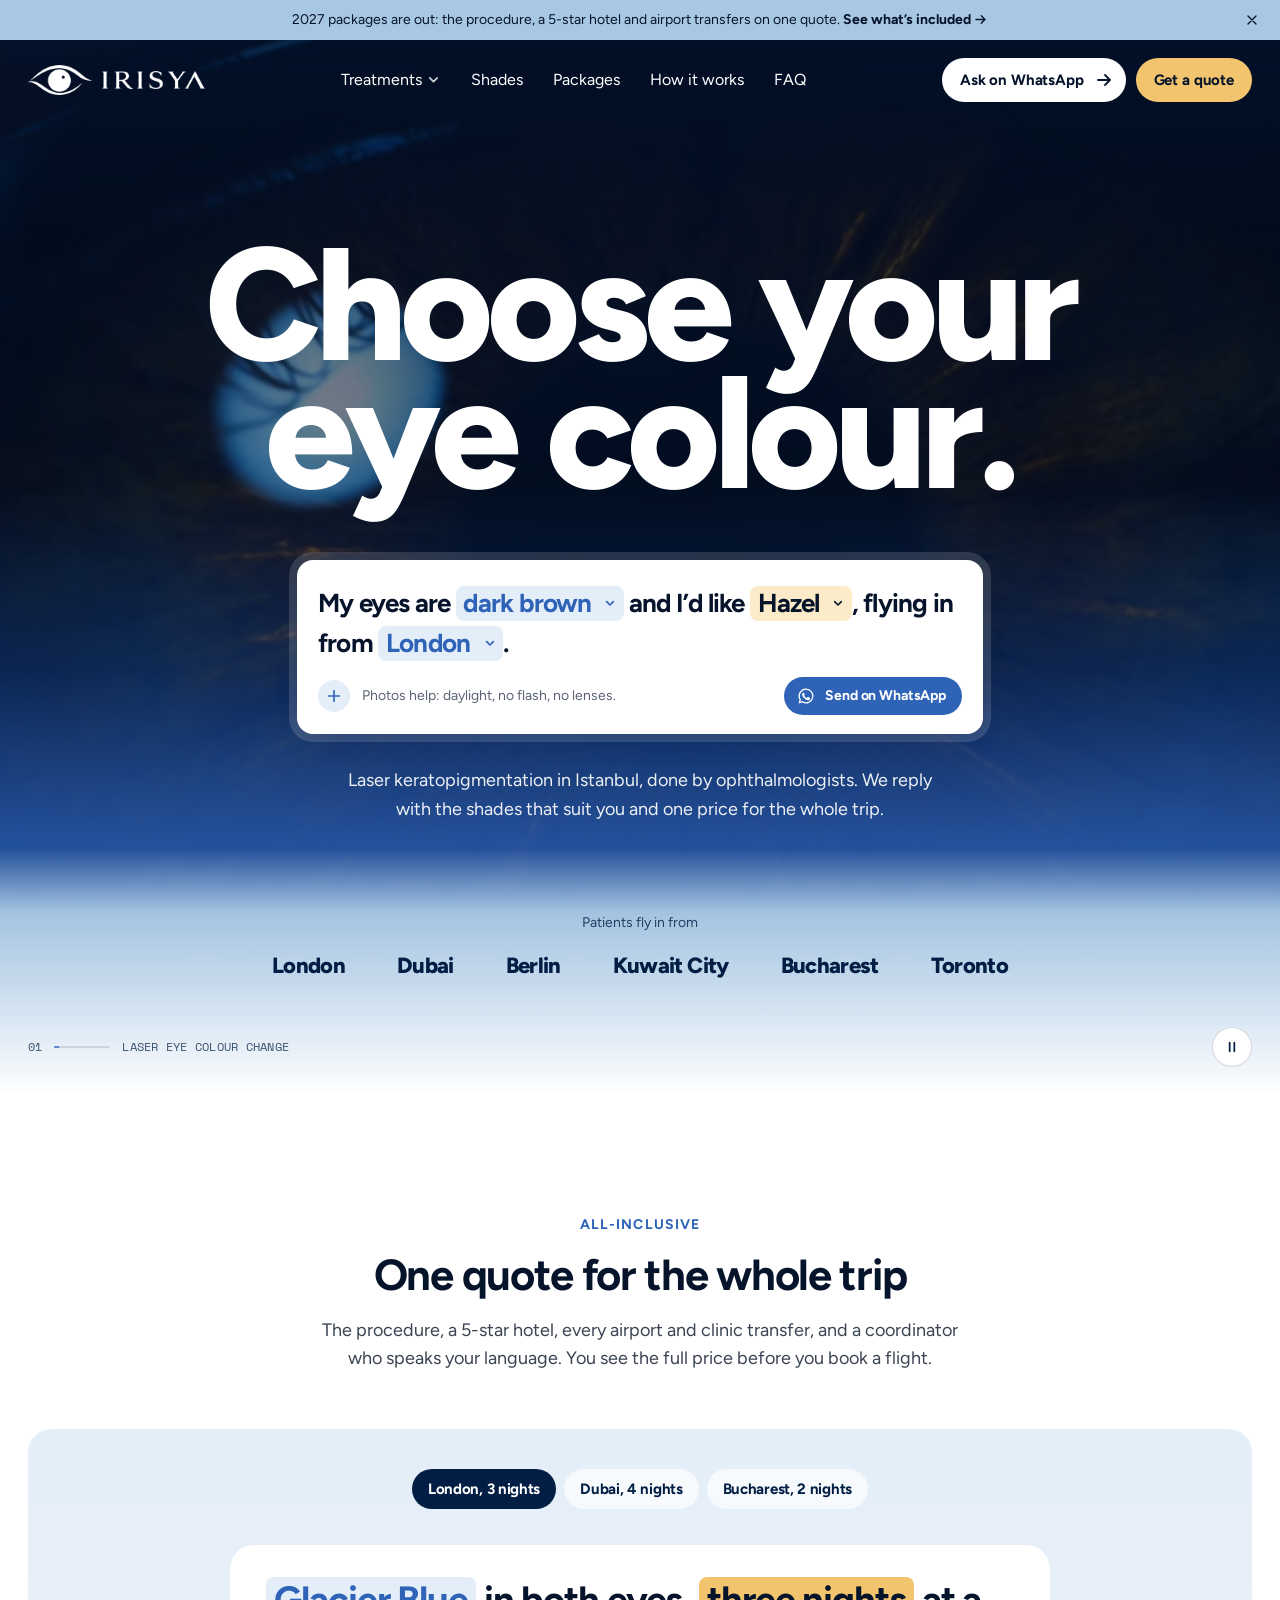
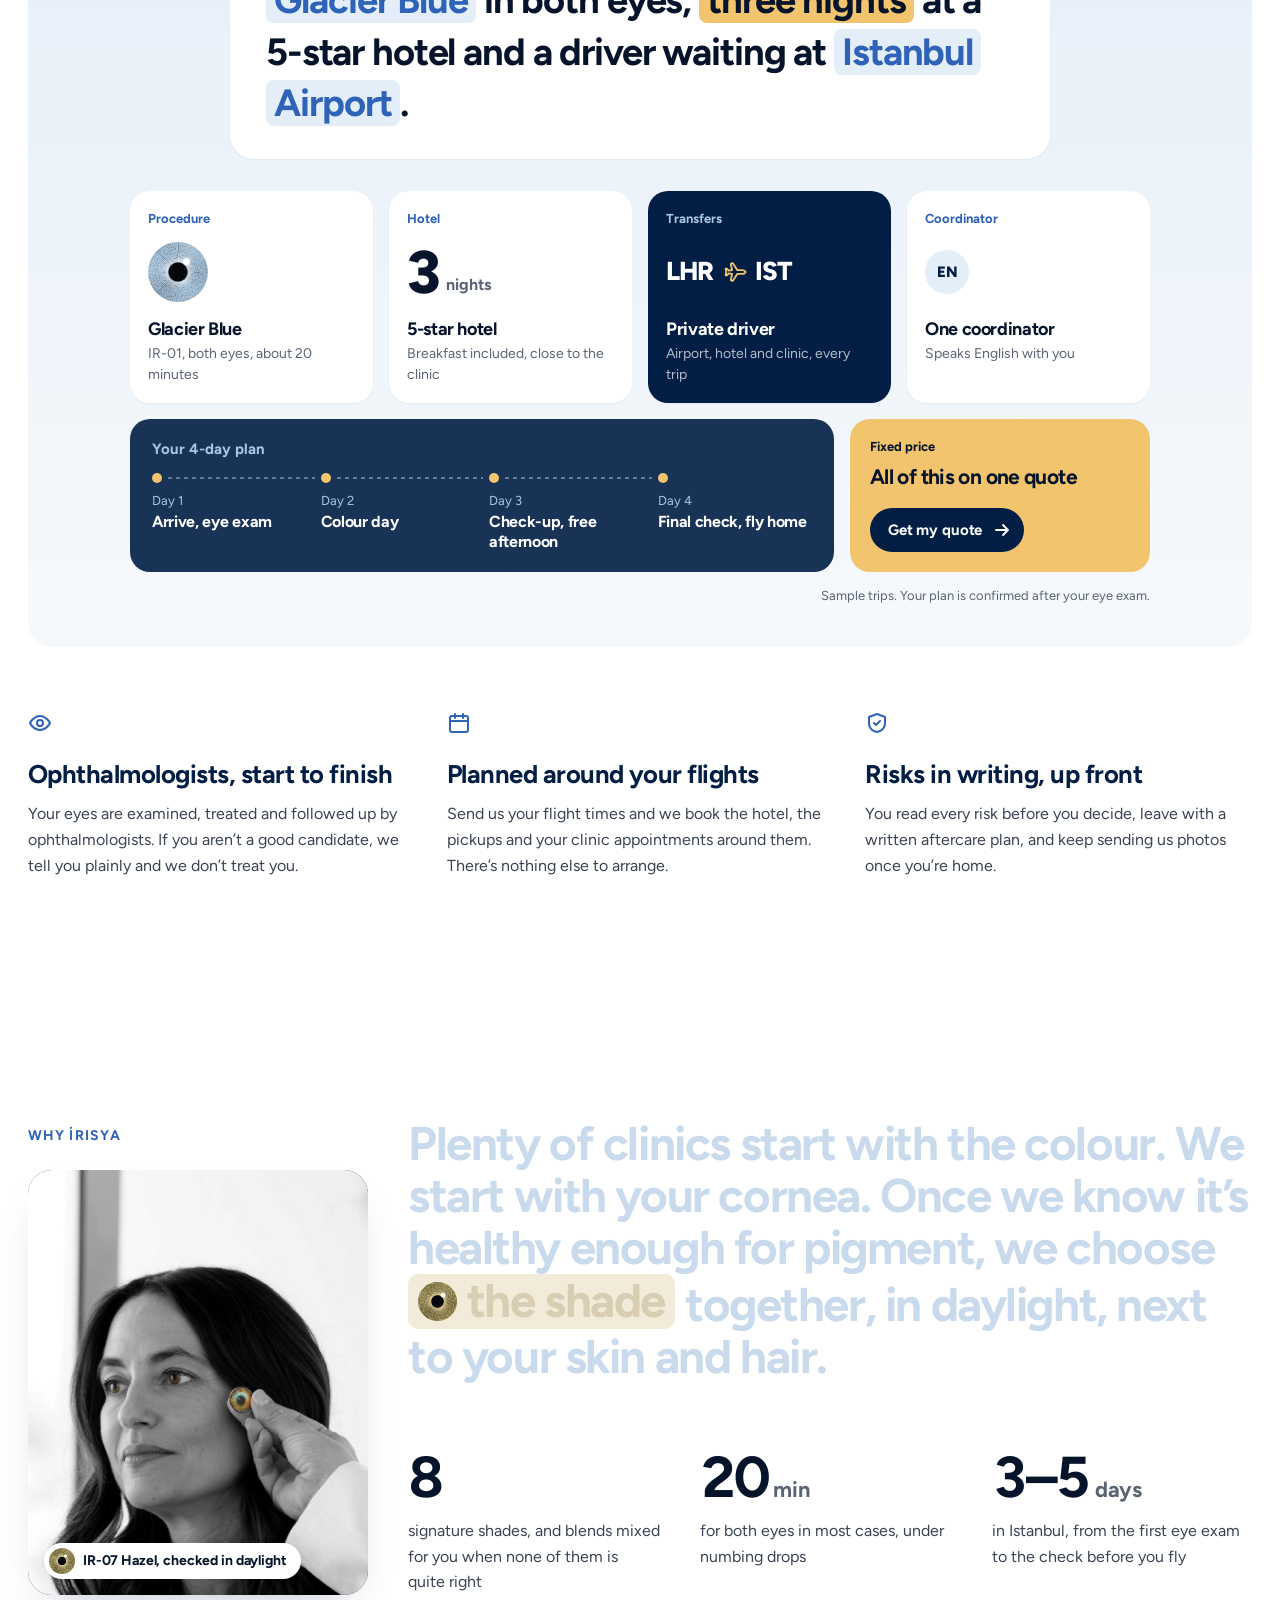
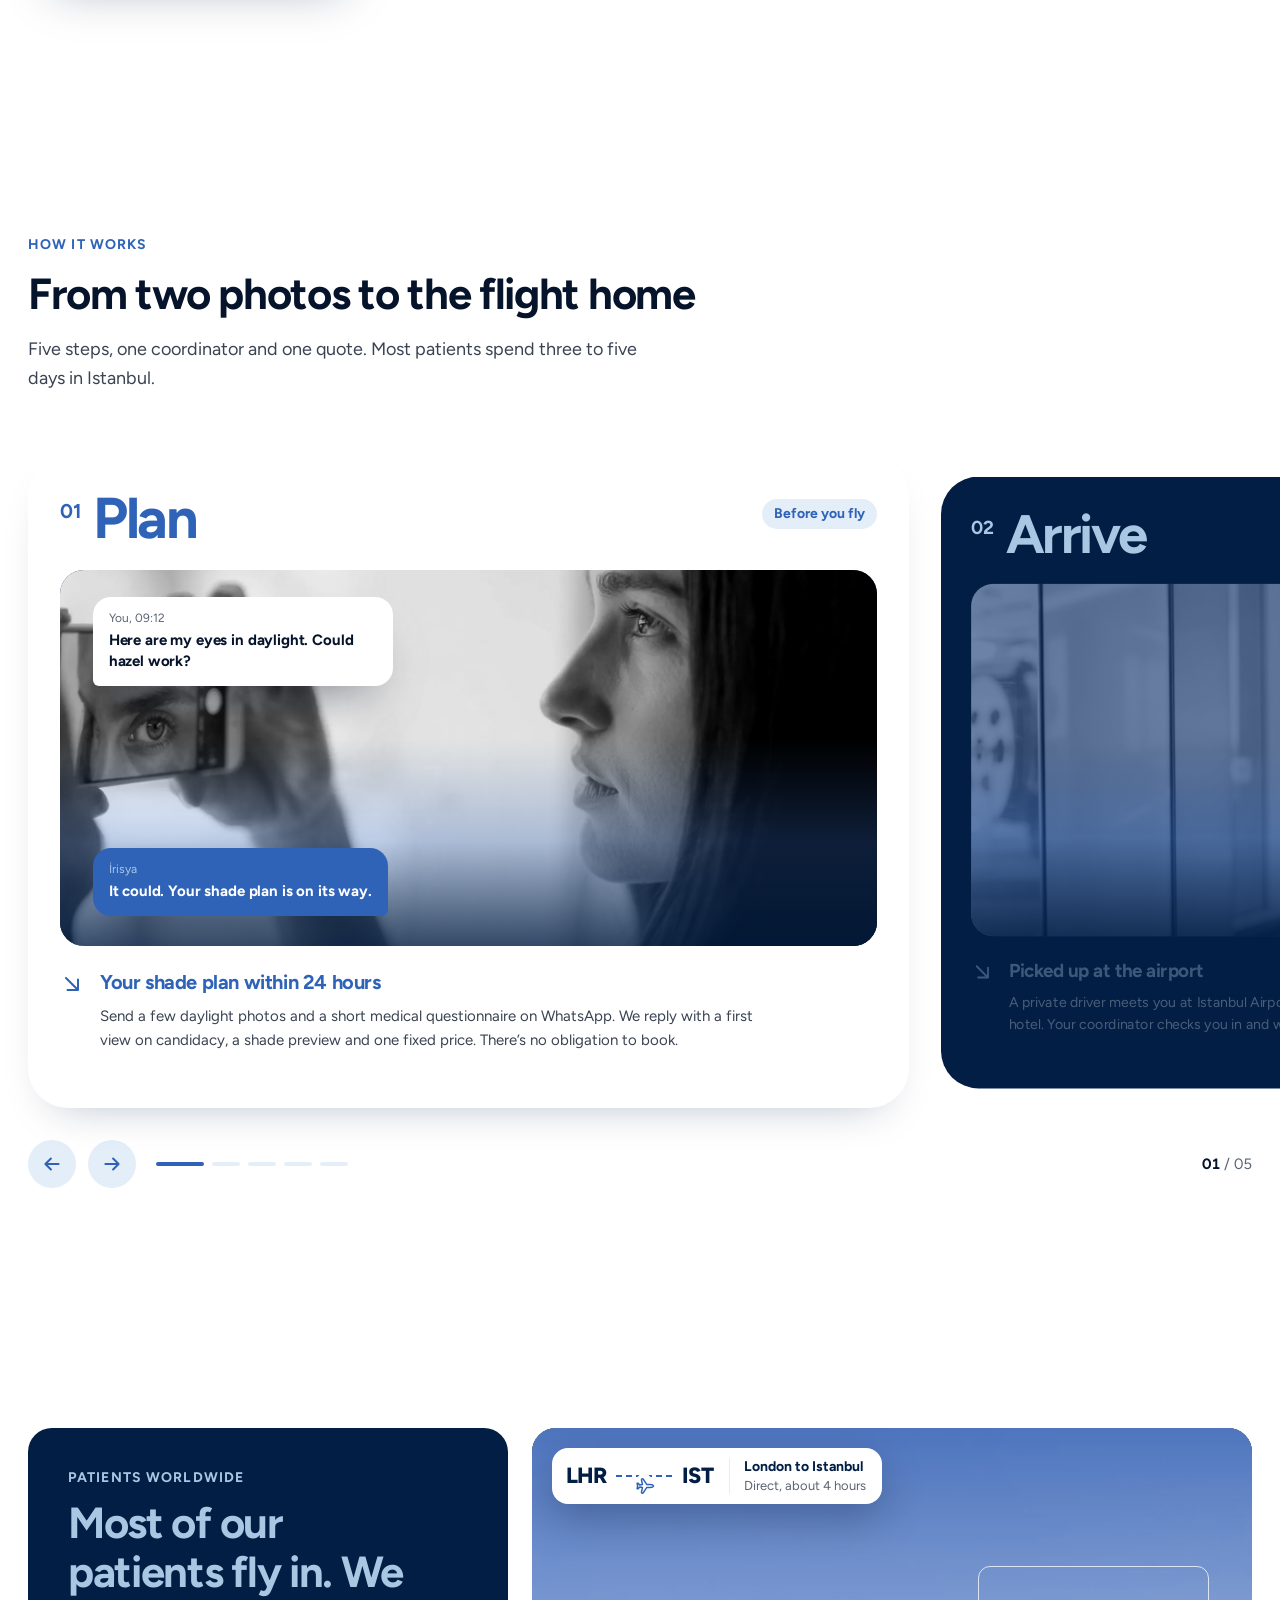
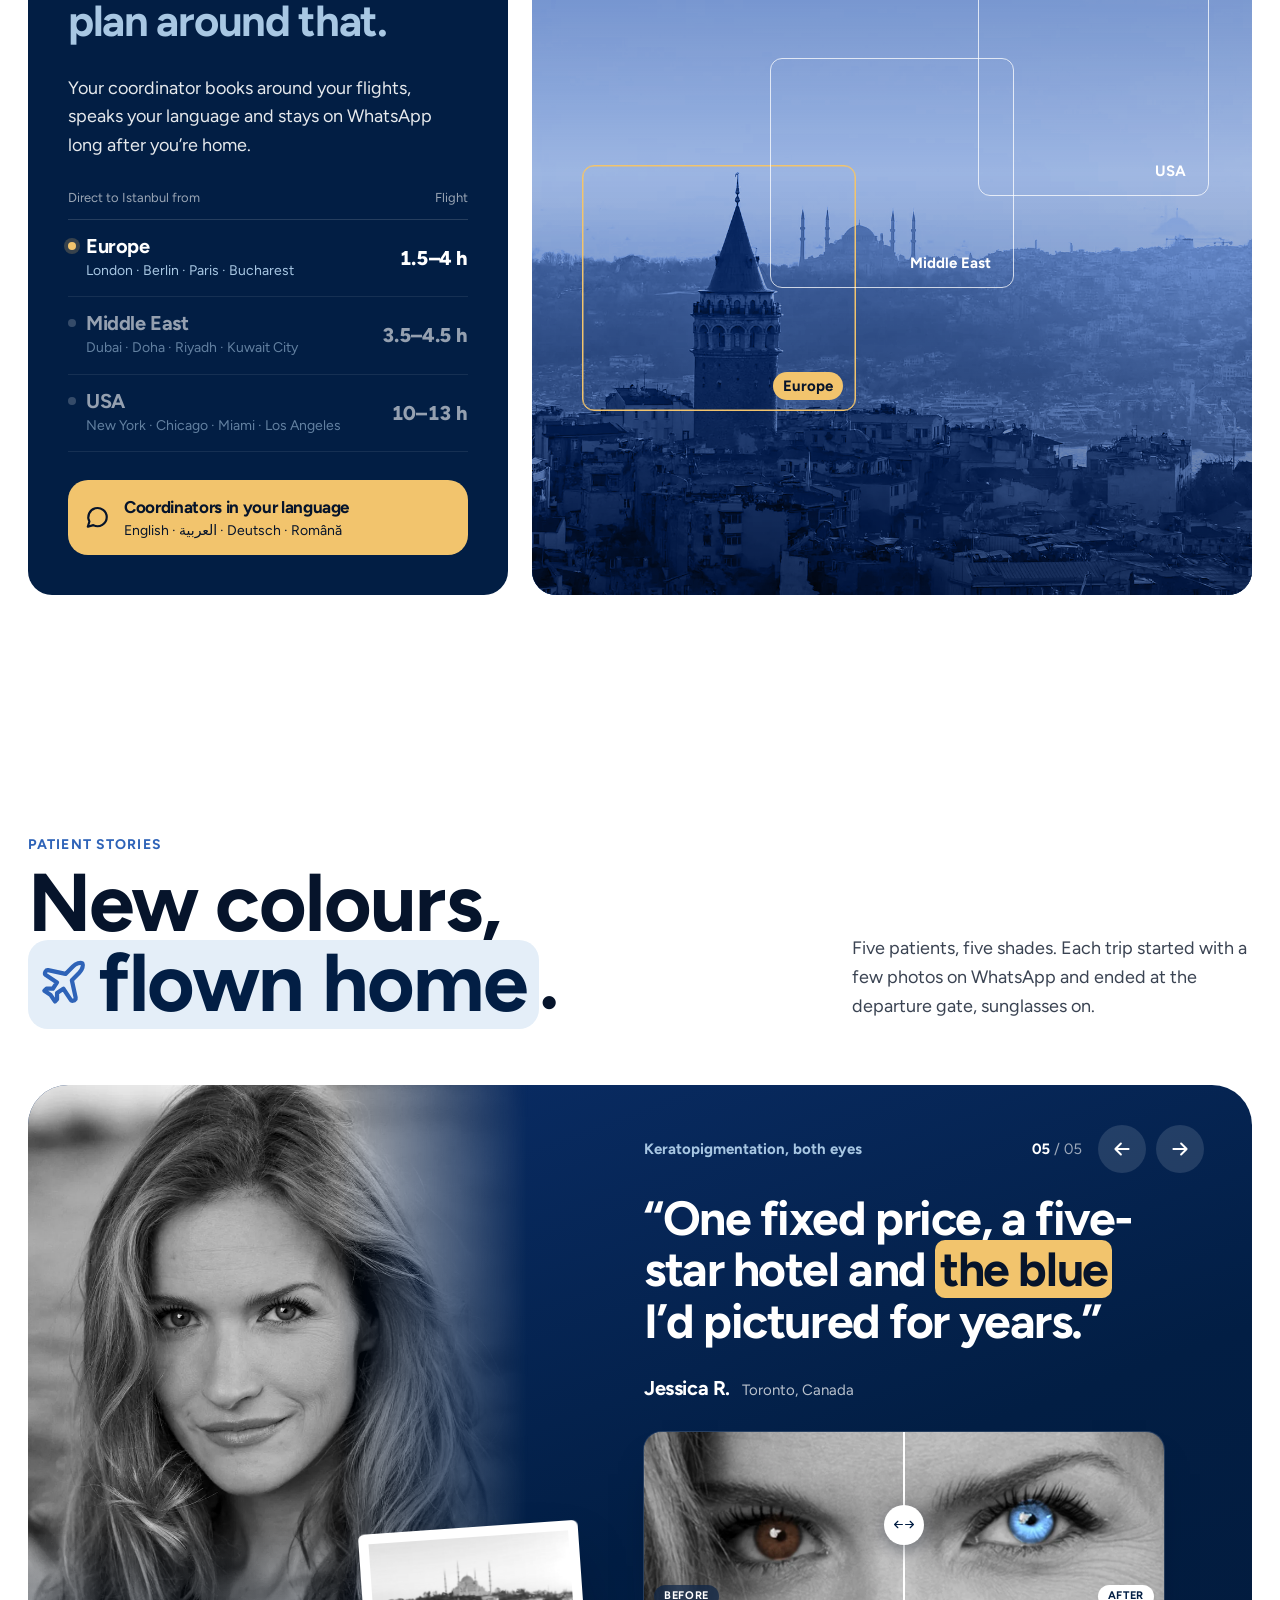
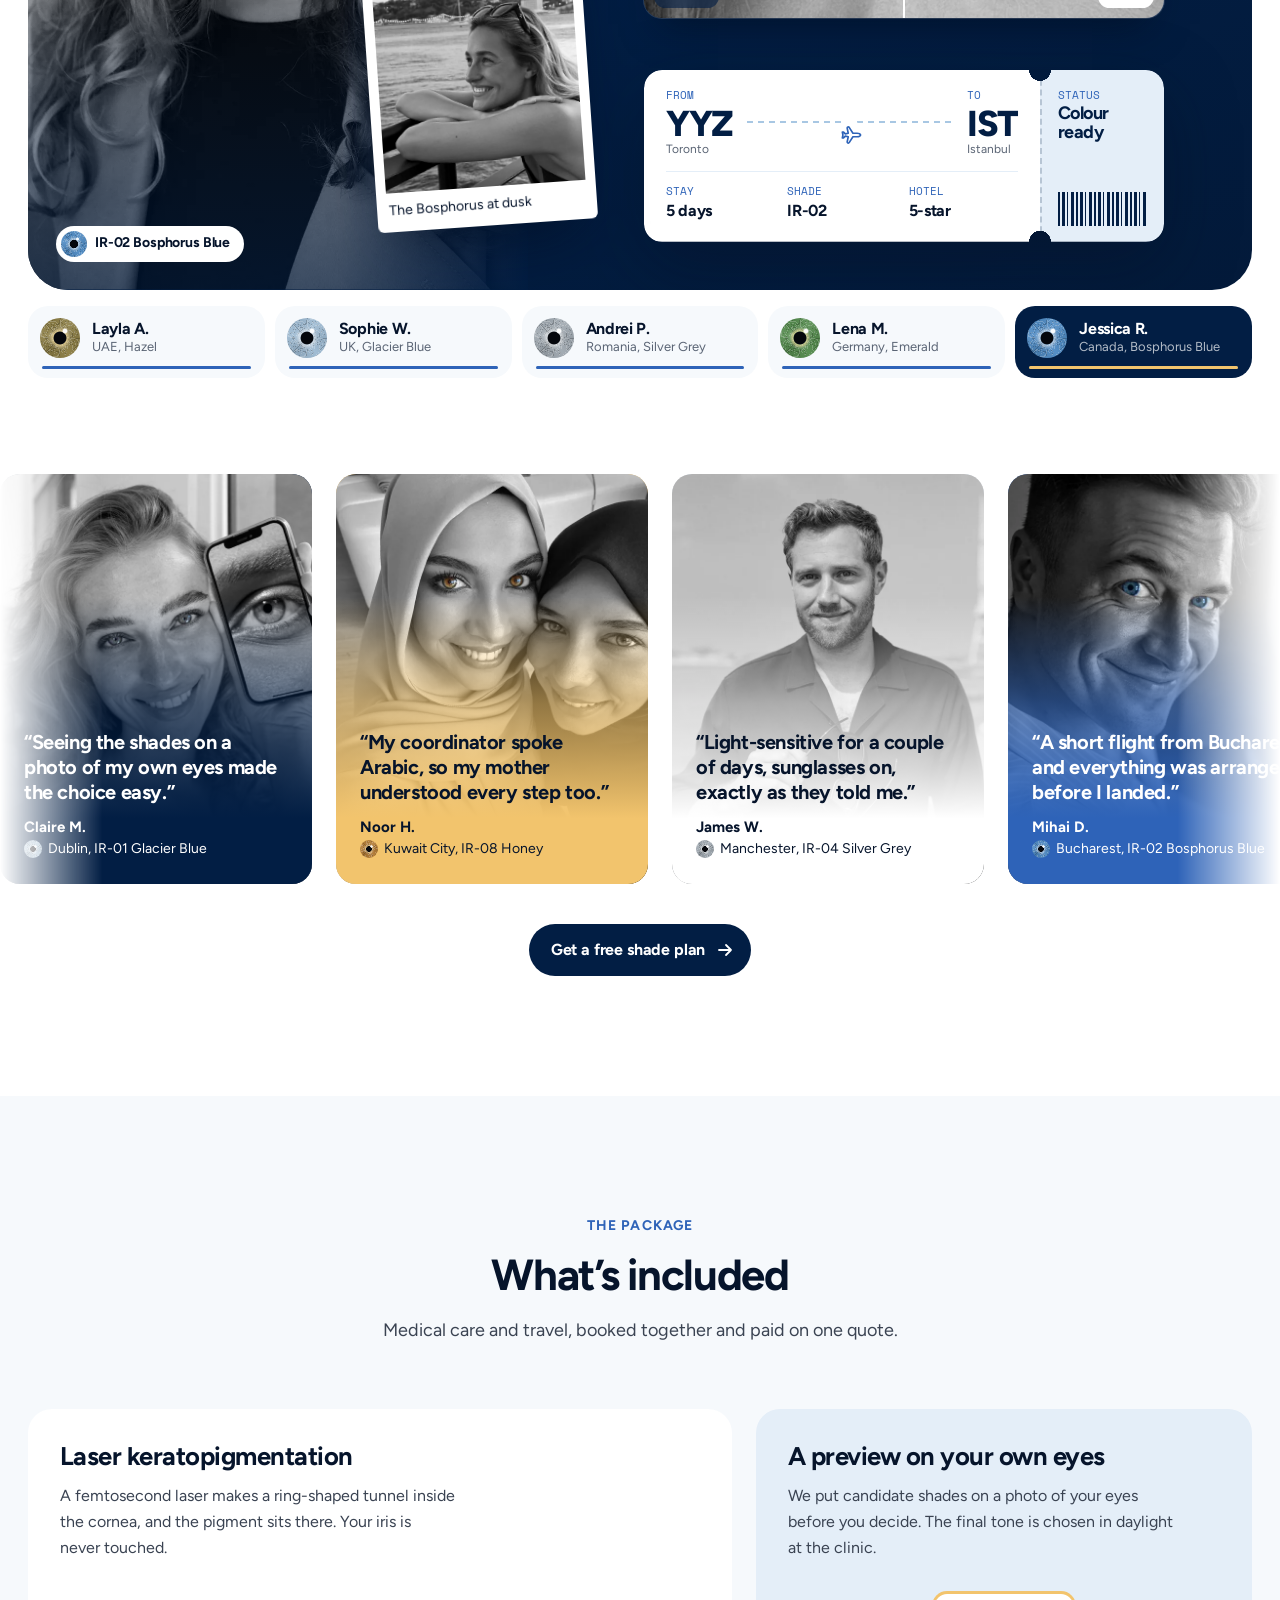
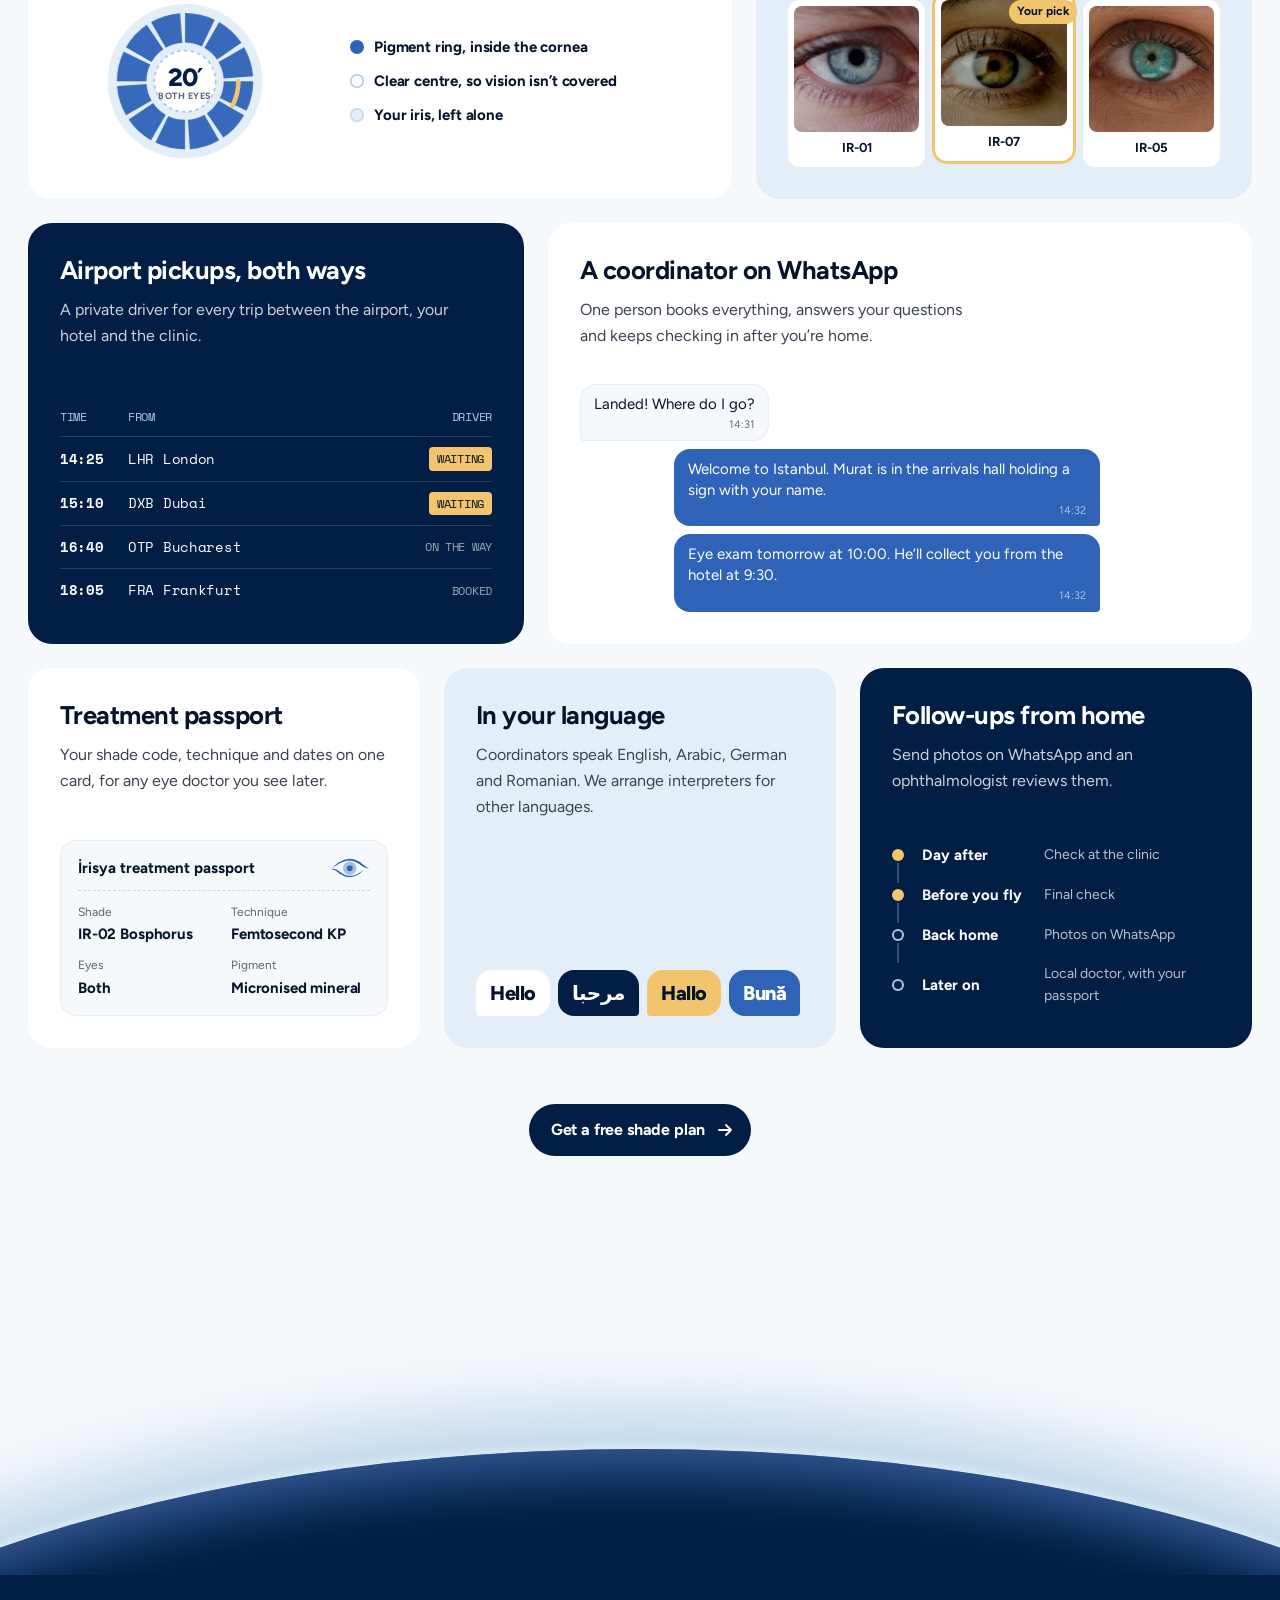
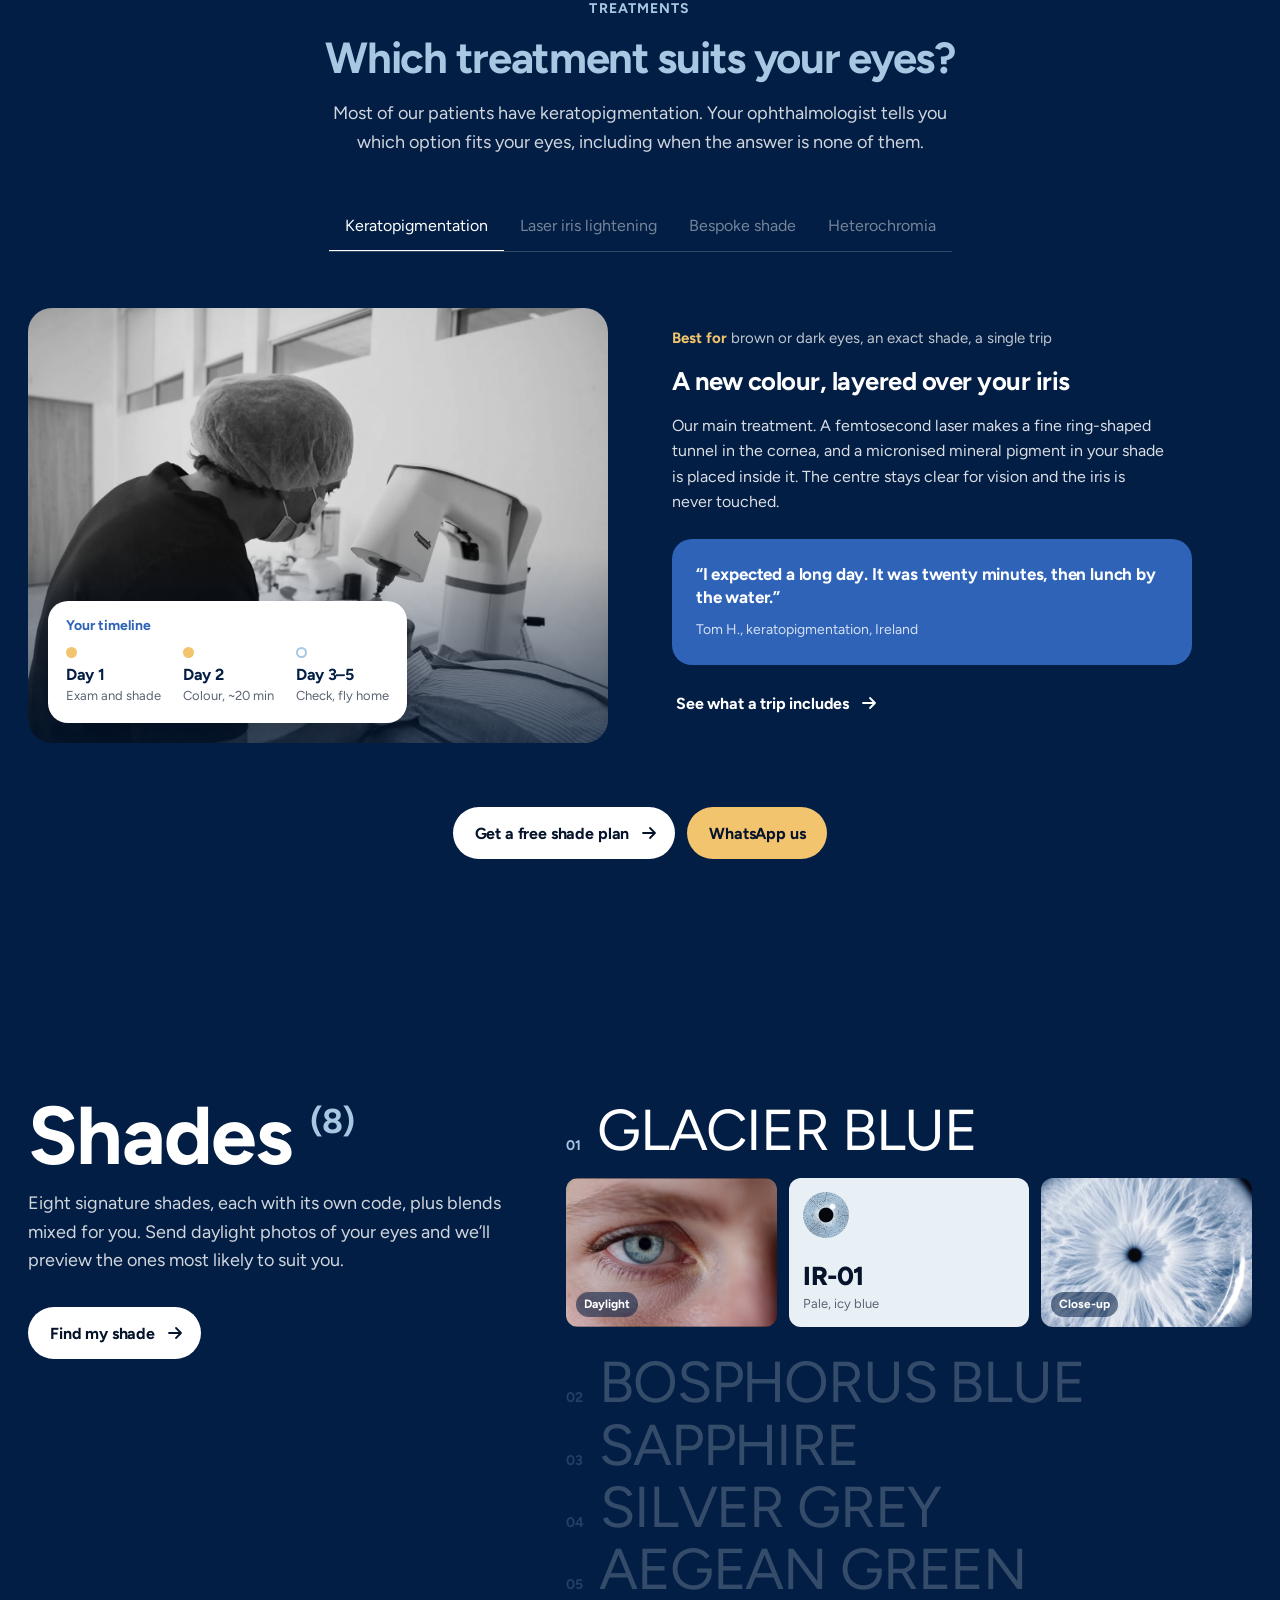
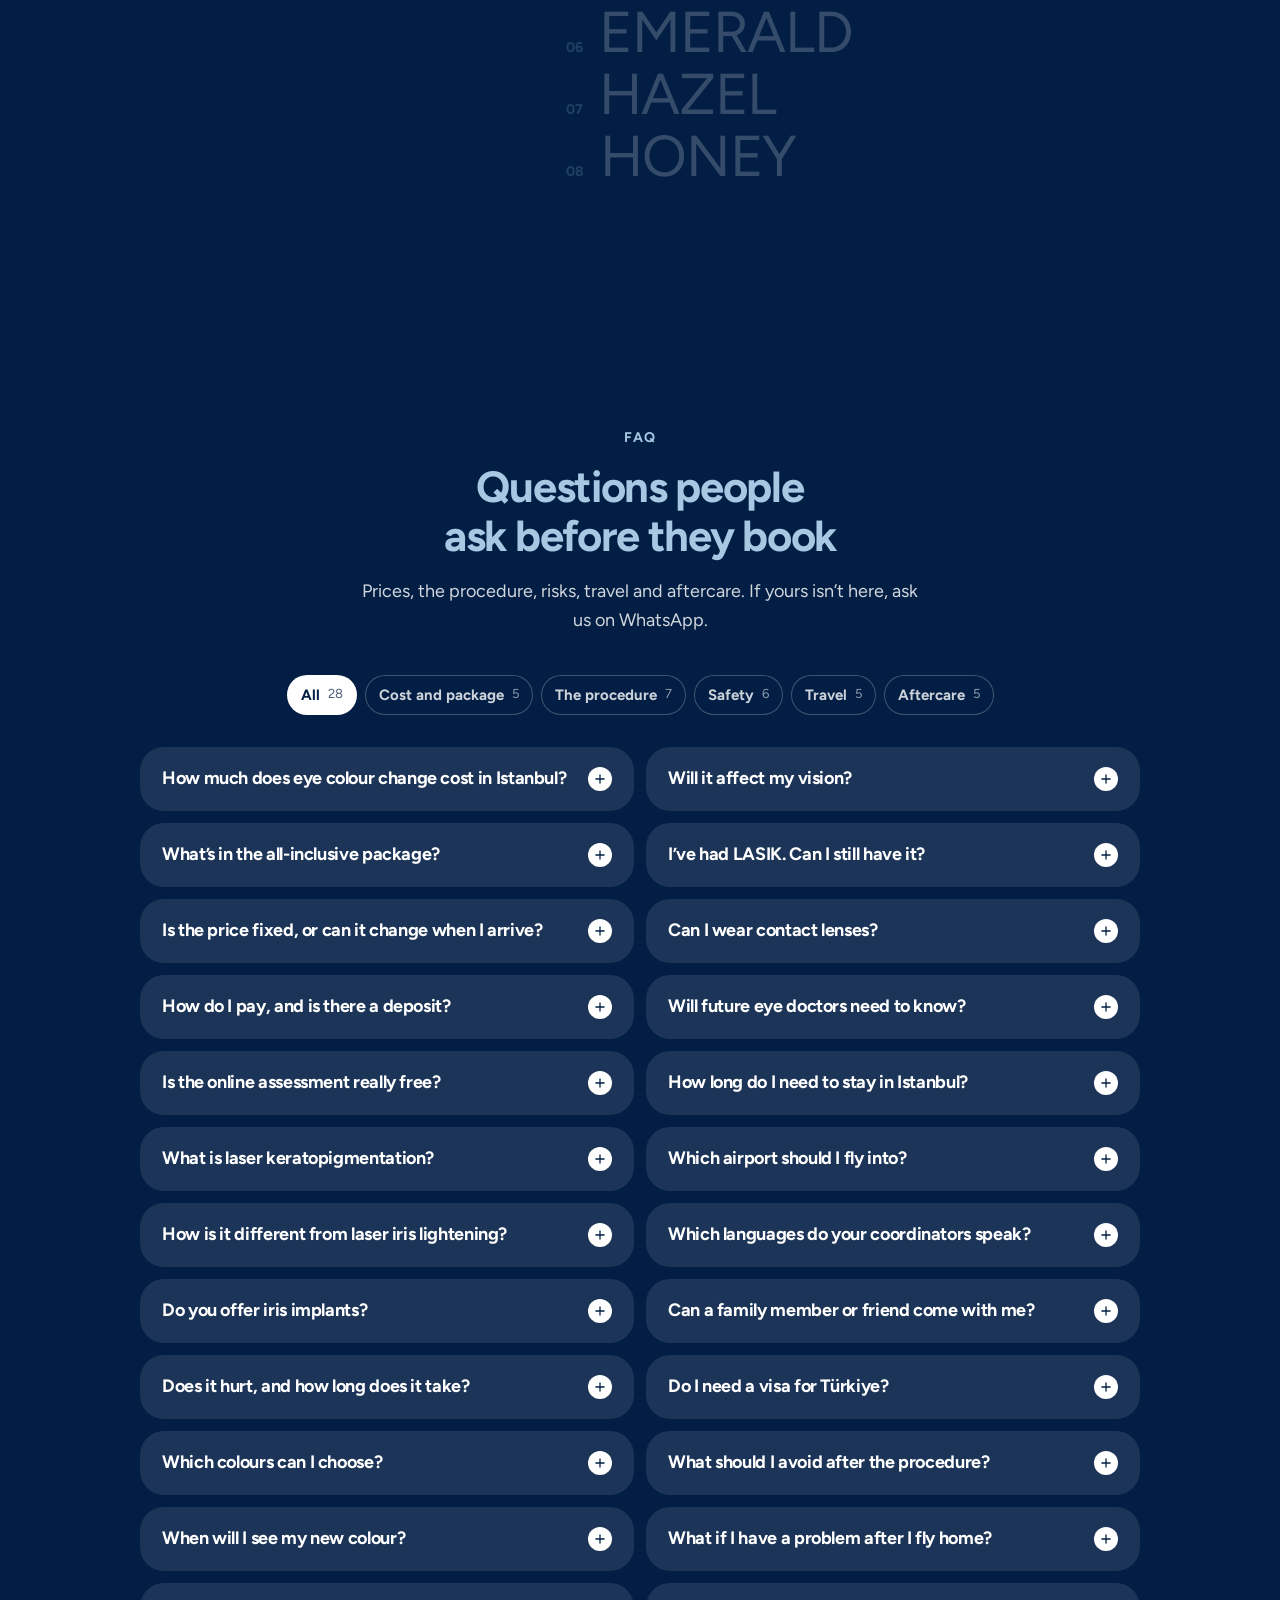
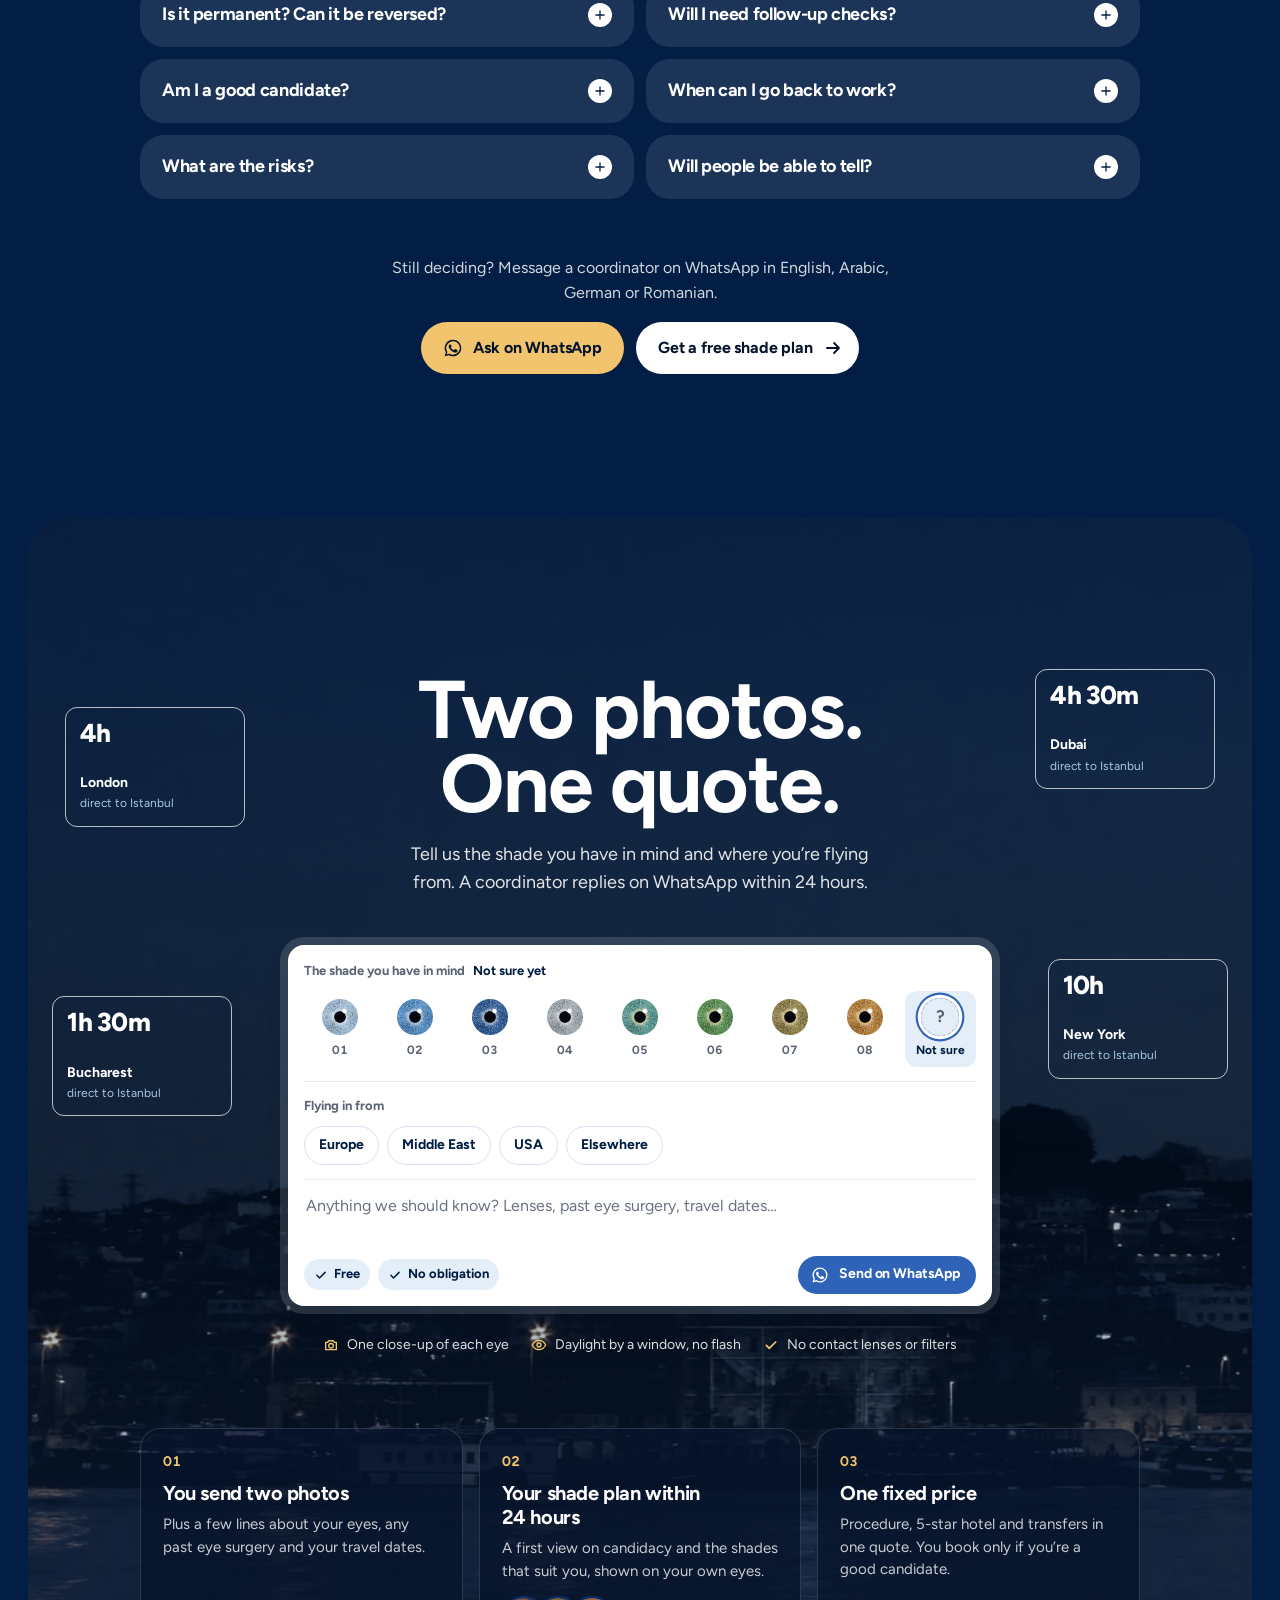
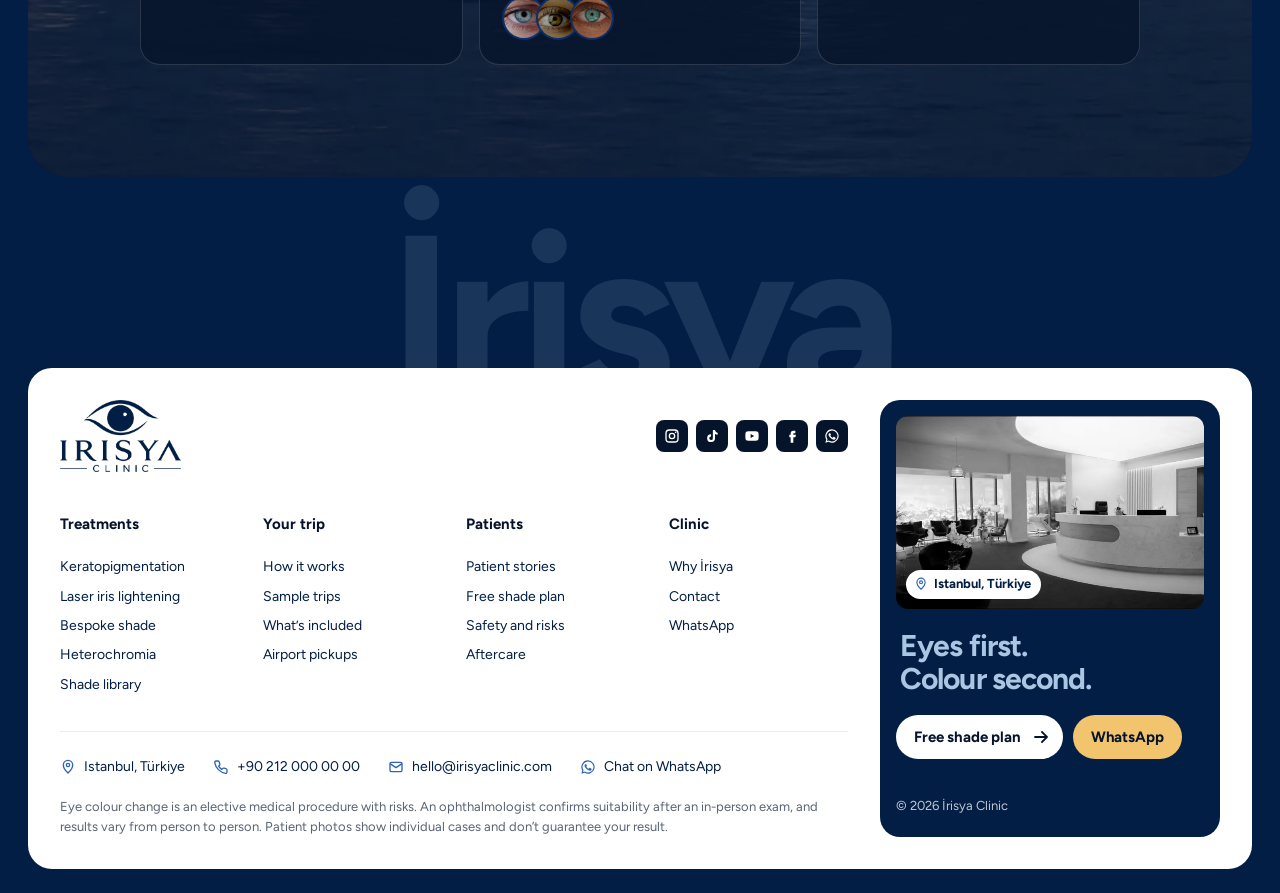
<file: irisya-clinic/index.html>
<!DOCTYPE html>
<html lang="en">
<head>
<meta charset="utf-8">
<meta name="viewport" content="width=device-width, initial-scale=1">
<title>Eye Colour Change in Istanbul | İrisya Clinic</title>
<meta name="description" content="Laser keratopigmentation in Istanbul, planned and performed by ophthalmologists. Eight shades, and one quote for the procedure, a 5-star hotel and airport transfers. Send two photos of your eyes for a free shade plan.">
<meta name="theme-color" content="#021E44">
<link rel="canonical" href="https://www.irisyaclinic.com/">
<meta property="og:type" content="website">
<meta property="og:site_name" content="İrisya Clinic">
<meta property="og:title" content="Eye colour change in Istanbul | İrisya Clinic">
<meta property="og:description" content="Laser keratopigmentation, planned and performed by ophthalmologists. Procedure, hotel and transfers on one quote.">
<meta property="og:image" content="https://www.irisyaclinic.com/assets/img/content/og-image.jpg">
<meta property="og:image:width" content="1200">
<meta property="og:image:height" content="630">
<meta name="twitter:card" content="summary_large_image">
<link rel="icon" type="image/png" sizes="32x32" href="assets/img/brand/favicon-32.png">
<link rel="icon" type="image/png" sizes="192x192" href="assets/img/brand/favicon-192.png">
<link rel="apple-touch-icon" href="assets/img/brand/apple-touch-icon.png">
<link rel="preconnect" href="https://fonts.googleapis.com">
<link rel="preconnect" href="https://fonts.gstatic.com" crossorigin>
<link href="https://fonts.googleapis.com/css2?family=Figtree:wght@400;700;800&family=Space+Mono&display=swap" rel="stylesheet">
<link rel="stylesheet" href="assets/css/style.css?v=15">
<script>document.documentElement.classList.add('js')</script>
<script type="application/ld+json">
{
  "@context": "https://schema.org",
  "@type": "MedicalClinic",
  "name": "İrisya Clinic",
  "description": "Eye colour change in Istanbul for international patients: laser keratopigmentation and laser iris lightening, planned and performed by ophthalmologists.",
  "url": "https://www.irisyaclinic.com/",
  "logo": "https://www.irisyaclinic.com/assets/img/brand/logo-navy.webp",
  "image": "https://www.irisyaclinic.com/assets/img/content/og-image.jpg",
  "telephone": "+90 212 000 00 00",
  "address": { "@type": "PostalAddress", "addressLocality": "Istanbul", "addressCountry": "TR" },
  "availableService": [
    { "@type": "MedicalProcedure", "name": "Laser keratopigmentation (eye colour change)" },
    { "@type": "MedicalProcedure", "name": "Laser iris lightening" },
    { "@type": "MedicalProcedure", "name": "Keratopigmentation for heterochromia and iris defects" }
  ]
}
</script>
</head>
<body>
<a class="skip" href="#main">Skip to content</a>

<svg width="0" height="0" style="position:absolute" aria-hidden="true">
  <defs>
    <!-- eyelids traced from the logo; the iris centre sits at 439.5 223.5 -->
    <symbol id="lids" viewBox="0 0 890 435"><path fill="currentColor" d="M47.0 222.0C52.5 216.7 67.8 201.5 80.0 190.0C92.2 178.5 106.7 164.8 120.0 153.0C133.3 141.2 146.7 129.5 160.0 119.0C173.3 108.5 186.7 98.7 200.0 90.0C213.3 81.3 226.7 74.0 240.0 67.0C253.3 60.0 266.7 53.7 280.0 48.0C293.3 42.3 306.7 37.2 320.0 33.0C333.3 28.8 346.7 25.8 360.0 23.0C373.3 20.2 386.7 17.5 400.0 16.0C413.3 14.5 426.7 14.0 440.0 14.0C453.3 14.0 466.7 14.7 480.0 16.0C493.3 17.3 506.7 19.2 520.0 22.0C533.3 24.8 546.7 28.5 560.0 33.0C573.3 37.5 586.7 42.8 600.0 49.0C613.3 55.2 626.7 62.2 640.0 70.0C653.3 77.8 666.7 86.7 680.0 96.0C693.3 105.3 706.7 115.5 720.0 126.0C733.3 136.5 746.7 148.5 760.0 159.0C773.3 169.5 786.7 180.3 800.0 189.0C813.3 197.7 830.0 206.2 840.0 211.0C850.0 215.8 853.5 215.9 860.0 218.0C866.5 220.1 875.8 222.6 879.0 223.5L879.0 224.0C875.8 224.0 866.5 224.2 860.0 224.0C853.5 223.8 850.0 224.3 840.0 223.0C830.0 221.7 813.3 219.5 800.0 216.0C786.7 212.5 773.3 208.2 760.0 202.0C746.7 195.8 733.3 187.7 720.0 179.0C706.7 170.3 693.3 159.5 680.0 150.0C666.7 140.5 653.3 130.7 640.0 122.0C626.7 113.3 613.3 105.0 600.0 98.0C586.7 91.0 573.3 85.2 560.0 80.0C546.7 74.8 533.3 70.7 520.0 67.0C506.7 63.3 493.3 60.0 480.0 58.0C466.7 56.0 453.3 55.2 440.0 55.0C426.7 54.8 413.3 55.7 400.0 57.0C386.7 58.3 373.3 60.3 360.0 63.0C346.7 65.7 333.3 69.2 320.0 73.0C306.7 76.8 293.3 81.0 280.0 86.0C266.7 91.0 253.3 96.7 240.0 103.0C226.7 109.3 213.3 116.5 200.0 124.0C186.7 131.5 173.3 139.5 160.0 148.0C146.7 156.5 133.3 166.0 120.0 175.0C106.7 184.0 92.2 193.8 80.0 202.0C67.8 210.2 52.5 220.3 47.0 224.0ZM17.0 248.0C18.8 246.7 24.2 242.0 28.0 240.0C31.8 238.0 31.3 237.0 40.0 236.0C48.7 235.0 66.7 232.8 80.0 234.0C93.3 235.2 106.7 238.7 120.0 243.0C133.3 247.3 146.7 253.0 160.0 260.0C173.3 267.0 186.7 276.2 200.0 285.0C213.3 293.8 226.7 304.0 240.0 313.0C253.3 322.0 266.7 331.0 280.0 339.0C293.3 347.0 306.7 354.5 320.0 361.0C333.3 367.5 346.7 373.5 360.0 378.0C373.3 382.5 386.7 385.7 400.0 388.0C413.3 390.3 426.7 391.7 440.0 392.0C453.3 392.3 466.7 391.5 480.0 390.0C493.3 388.5 506.7 386.0 520.0 383.0C533.3 380.0 546.7 376.7 560.0 372.0C573.3 367.3 586.7 361.3 600.0 355.0C613.3 348.7 626.7 341.8 640.0 334.0C653.3 326.2 666.7 317.3 680.0 308.0C693.3 298.7 709.2 286.0 720.0 278.0C730.8 270.0 740.8 263.0 745.0 260.0L745.0 262.0C740.8 266.5 730.8 278.2 720.0 289.0C709.2 299.8 693.3 315.7 680.0 327.0C666.7 338.3 653.3 348.2 640.0 357.0C626.7 365.8 613.3 373.3 600.0 380.0C586.7 386.7 573.3 392.2 560.0 397.0C546.7 401.8 533.3 405.7 520.0 409.0C506.7 412.3 493.3 415.2 480.0 417.0C466.7 418.8 453.3 420.0 440.0 420.0C426.7 420.0 413.3 418.5 400.0 417.0C386.7 415.5 373.3 414.0 360.0 411.0C346.7 408.0 333.3 404.0 320.0 399.0C306.7 394.0 293.3 387.7 280.0 381.0C266.7 374.3 253.3 367.2 240.0 359.0C226.7 350.8 213.3 341.5 200.0 332.0C186.7 322.5 173.3 311.5 160.0 302.0C146.7 292.5 133.3 282.8 120.0 275.0C106.7 267.2 93.3 259.8 80.0 255.0C66.7 250.2 48.7 247.2 40.0 246.0C31.3 244.8 31.8 247.5 28.0 248.0C24.2 248.5 18.8 248.8 17.0 249.0Z"/></symbol>
    <symbol id="logo-mark" viewBox="0 0 890 435"><use href="#lids"/><circle cx="439.5" cy="223.5" r="150" fill="currentColor" opacity=".38"/><circle cx="439.5" cy="223.5" r="64" fill="currentColor"/><circle cx="492" cy="176" r="20" fill="currentColor" opacity=".38"/></symbol>
    <symbol id="i-arrow" viewBox="0 0 20 20"><path d="M4 10h12M11 5l5 5-5 5" fill="none" stroke="currentColor" stroke-width="1.8" stroke-linecap="round" stroke-linejoin="round"/></symbol>
    <symbol id="i-arrow-left" viewBox="0 0 20 20"><path d="M16 10H4M9 5l-5 5 5 5" fill="none" stroke="currentColor" stroke-width="1.8" stroke-linecap="round" stroke-linejoin="round"/></symbol>
    <symbol id="i-arrow-dr" viewBox="0 0 24 24"><path d="M6 6l12 12M18 7.5V18H7.5" fill="none" stroke="currentColor" stroke-width="2" stroke-linecap="round" stroke-linejoin="round"/></symbol>
    <symbol id="i-chev" viewBox="0 0 14 14"><path d="M3.5 5.5L7 9l3.5-3.5" fill="none" stroke="currentColor" stroke-width="1.6" stroke-linecap="round" stroke-linejoin="round"/></symbol>
    <symbol id="i-plus" viewBox="0 0 24 24"><path d="M12 5v14M5 12h14" fill="none" stroke="currentColor" stroke-width="2.2" stroke-linecap="round"/></symbol>
    <symbol id="i-x" viewBox="0 0 24 24"><path d="M6 6l12 12M18 6L6 18" fill="none" stroke="currentColor" stroke-width="2" stroke-linecap="round"/></symbol>
    <symbol id="i-menu" viewBox="0 0 24 24"><path d="M4 8h16M4 16h16" fill="none" stroke="currentColor" stroke-width="2" stroke-linecap="round"/></symbol>
    <symbol id="i-eye" viewBox="0 0 24 24"><g fill="none" stroke="currentColor" stroke-width="2"><path d="M2 12s3.5-7 10-7 10 7 10 7-3.5 7-10 7S2 12 2 12z"/><circle cx="12" cy="12" r="3"/></g></symbol>
    <symbol id="i-calendar" viewBox="0 0 24 24"><g fill="none" stroke="currentColor" stroke-width="2" stroke-linecap="round"><rect x="3" y="5" width="18" height="16" rx="2"/><path d="M3 10h18M8 3v4M16 3v4"/></g></symbol>
    <symbol id="i-shield" viewBox="0 0 24 24"><g fill="none" stroke="currentColor" stroke-width="2" stroke-linecap="round" stroke-linejoin="round"><path d="M12 3l8 3v6c0 5-3.5 8-8 9-4.5-1-8-4-8-9V6z"/><path d="M9 12l2 2 4-4"/></g></symbol>
    <symbol id="i-plane" viewBox="0 0 24 24"><path d="M17.8 19.2L16 11l3.5-3.5C21 6 21.5 4 21 3c-1-.5-3 0-4.5 1.5L13 8 4.8 6.2c-.5-.1-.9.1-1.1.5l-.3.5c-.2.5-.1 1 .3 1.3L9 12l-2 3H4l-1 1 3 2 2 3 1-1v-3l3-2 3.5 5.3c.3.4.8.5 1.3.3l.5-.2c.4-.3.6-.7.5-1.2z" fill="none" stroke="currentColor" stroke-width="2" stroke-linecap="round" stroke-linejoin="round"/></symbol>
    <symbol id="i-car" viewBox="0 0 24 24"><g fill="none" stroke="currentColor" stroke-width="2" stroke-linecap="round" stroke-linejoin="round"><path d="M4 16v-4l2.2-5.2A2 2 0 0 1 8 5.5h8a2 2 0 0 1 1.8 1.3L20 12v4"/><path d="M4 12h16M4 16h16"/><circle cx="7.5" cy="16.5" r="1.6"/><circle cx="16.5" cy="16.5" r="1.6"/></g></symbol>
    <symbol id="i-chat" viewBox="0 0 24 24"><path d="M21 12a8.5 8.5 0 0 1-12.4 7.5L3.5 21l1.5-4.8A8.5 8.5 0 1 1 21 12z" fill="none" stroke="currentColor" stroke-width="2" stroke-linejoin="round"/></symbol>
    <symbol id="i-check" viewBox="0 0 24 24"><path d="M5 12.5l4.5 4.5L19 7.5" fill="none" stroke="currentColor" stroke-width="2.6" stroke-linecap="round" stroke-linejoin="round"/></symbol>
    <symbol id="i-play" viewBox="0 0 24 24"><path d="M8 5.5v13l11-6.5z" fill="currentColor"/></symbol>
    <symbol id="i-pause" viewBox="0 0 24 24"><path d="M8.5 5.5v13M15.5 5.5v13" fill="none" stroke="currentColor" stroke-width="2.6" stroke-linecap="round"/></symbol>
    <symbol id="i-dot" viewBox="0 0 24 24"><circle cx="12" cy="12" r="4" fill="currentColor"/></symbol>
    <symbol id="i-pin" viewBox="0 0 24 24"><g fill="none" stroke="currentColor" stroke-width="2"><path d="M12 21s-7-6.2-7-12a7 7 0 0 1 14 0c0 5.8-7 12-7 12z"/><circle cx="12" cy="9" r="2.5"/></g></symbol>
    <symbol id="i-phone" viewBox="0 0 24 24"><path d="M21 16.5v3a2 2 0 0 1-2.2 2A19.8 19.8 0 0 1 2.5 5.2 2 2 0 0 1 4.5 3h3a2 2 0 0 1 2 1.7c.1.9.4 1.8.7 2.7a2 2 0 0 1-.5 2.1L8.4 10.8a16 16 0 0 0 4.8 4.8l1.3-1.3a2 2 0 0 1 2.1-.5c.9.3 1.8.6 2.7.7a2 2 0 0 1 1.7 2z" fill="none" stroke="currentColor" stroke-width="2" stroke-linejoin="round"/></symbol>
    <symbol id="i-mail" viewBox="0 0 24 24"><g fill="none" stroke="currentColor" stroke-width="2" stroke-linejoin="round"><rect x="3" y="5" width="18" height="14" rx="2"/><path d="M3 7l9 6 9-6"/></g></symbol>
    <symbol id="i-camera" viewBox="0 0 24 24"><g fill="none" stroke="currentColor" stroke-width="2" stroke-linejoin="round"><path d="M4 8h3l1.6-2.4h6.8L17 8h3v11H4z"/><circle cx="12" cy="13.2" r="3.4"/></g></symbol>
    <symbol id="i-whatsapp" viewBox="0 0 24 24"><path fill="currentColor" d="M12 2a10 10 0 0 0-8.6 15.1L2 22l5-1.3A10 10 0 1 0 12 2zm0 18.2c-1.5 0-3-.4-4.2-1.2l-.3-.2-3 .8.8-2.9-.2-.3A8.2 8.2 0 1 1 12 20.2zm4.5-6.1c-.2-.1-1.5-.7-1.7-.8-.2-.1-.4-.1-.6.1l-.8 1c-.1.2-.3.2-.5.1a6.7 6.7 0 0 1-3.3-2.9c-.2-.4.2-.4.7-1.3.1-.2 0-.3 0-.4l-.8-1.8c-.2-.5-.4-.4-.6-.4h-.5a1 1 0 0 0-.7.3 3 3 0 0 0-.9 2.2 5.2 5.2 0 0 0 1.1 2.7 11.8 11.8 0 0 0 4.5 4c1.7.7 2.4.8 3.2.6.5-.1 1.5-.6 1.7-1.2.2-.6.2-1.1.2-1.2-.1-.1-.2-.2-.5-.3z"/></symbol>
    <symbol id="i-instagram" viewBox="0 0 24 24"><g fill="none" stroke="currentColor" stroke-width="2"><rect x="3" y="3" width="18" height="18" rx="5"/><circle cx="12" cy="12" r="4"/></g><circle cx="17.5" cy="6.5" r="1.2" fill="currentColor"/></symbol>
    <symbol id="i-youtube" viewBox="0 0 24 24"><path fill="currentColor" d="M21.6 7.2a2.5 2.5 0 0 0-1.8-1.8C18.2 5 12 5 12 5s-6.2 0-7.8.4A2.5 2.5 0 0 0 2.4 7.2 26 26 0 0 0 2 12a26 26 0 0 0 .4 4.8 2.5 2.5 0 0 0 1.8 1.8C5.8 19 12 19 12 19s6.2 0 7.8-.4a2.5 2.5 0 0 0 1.8-1.8A26 26 0 0 0 22 12a26 26 0 0 0-.4-4.8zM10 15V9l5.2 3z"/></symbol>
    <symbol id="i-facebook" viewBox="0 0 24 24"><path fill="currentColor" d="M14 8h3V4h-3a4 4 0 0 0-4 4v2H8v4h2v8h4v-8h3l1-4h-4V8.5c0-.3.2-.5.5-.5z"/></symbol>
    <symbol id="i-tiktok" viewBox="0 0 24 24"><path fill="currentColor" d="M16.5 3c.3 2.3 1.7 3.8 4 4v3.2c-1.5 0-2.8-.4-4-1.2v6.1A5.9 5.9 0 1 1 10.6 9.3v3.3a2.7 2.7 0 1 0 2.7 2.6V3z"/></symbol>
  </defs>
</svg>

<div class="announce" id="announce">
  2027 packages are out: the procedure, a 5-star hotel and airport transfers on one quote. <a href="#packages">See what’s included<svg><use href="#i-arrow"/></svg></a>
  <button class="x" type="button" aria-label="Close announcement" id="announceClose"><svg><use href="#i-x"/></svg></button>
</div>

<header class="nav" id="nav">
  <div class="container">
    <a class="brand" href="#main" aria-label="İrisya Clinic, back to top">
      <img class="mark" src="assets/img/brand/mark-light.webp" width="340" height="160" alt="">
      <img class="word" src="assets/img/brand/wordmark-white.webp" width="552" height="96" alt="İrisya">
    </a>
    <nav class="nav-links" aria-label="Main">
      <div class="nav-item">
        <a class="top" href="#treatments">Treatments <svg><use href="#i-chev"/></svg></a>
        <div class="dropdown">
          <a href="#treatments" data-tab-link="kerato"><span class="iris cool" style="--c:#4F8BC4"></span><span><b>Laser keratopigmentation</b><small>A chosen shade, layered over your iris</small></span></a>
          <a href="#treatments" data-tab-link="lighten"><span class="iris" style="--c:#7A6A55"></span><span><b>Laser iris lightening</b><small>Gradual and pigment-free</small></span></a>
          <a href="#treatments" data-tab-link="bespoke"><span class="iris" style="--c:#8C7E45"></span><span><b>Bespoke shade</b><small>Eight shades, or a blend of your own</small></span></a>
          <a href="#treatments" data-tab-link="hetero"><span class="iris" style="--c:#558C4E"></span><span><b>Heterochromia</b><small>Two eyes, one colour</small></span></a>
        </div>
      </div>
      <a class="top" href="#shades">Shades</a>
      <a class="top" href="#packages">Packages</a>
      <a class="top" href="#how">How it works</a>
      <a class="top" href="#faq">FAQ</a>
    </nav>
    <div class="nav-actions">
      <a class="btn btn-white btn-pill btn-sm" href="#" data-whatsapp>Ask on WhatsApp <svg class="arr"><use href="#i-arrow"/></svg></a>
      <a class="btn btn-honey btn-sm" href="#plan">Get a quote</a>
      <button class="menu-btn" type="button" id="menuBtn" aria-label="Open menu" aria-expanded="false" aria-controls="mobileMenu"><svg><use href="#i-menu"/></svg></button>
    </div>
  </div>
  <div class="mobile-menu" id="mobileMenu">
    <a href="#treatments">Treatments</a>
    <a href="#shades">Shades</a>
    <a href="#packages">Packages</a>
    <a href="#how">How it works</a>
    <a href="#stories">Patient stories</a>
    <a href="#faq">FAQ</a>
    <div class="btn-row">
      <a class="btn btn-white btn-pill btn-sm" href="#" data-whatsapp>Ask on WhatsApp <svg class="arr"><use href="#i-arrow"/></svg></a>
      <a class="btn btn-honey btn-sm" href="#plan">Get a quote</a>
    </div>
  </div>
</header>

<main id="main">

<!-- Hero -->
<section class="hero" id="top">
  <!-- Hero film: 16 s fast-cut loop of the Kling clips (iris, Istanbul, pickup, exam, iris), made by
       hero-film/irisya/build.py. The script picks the 1080p, 720p or portrait file and starts it at 1 s,
       the frame hero.webp shows, so poster and film line up. Bump data-v and the ?v= on the posters after a re-render. -->
  <div class="hero-film" aria-hidden="true">
    <picture class="hero-poster">
      <source media="(prefers-reduced-motion: reduce) and (max-aspect-ratio: 4/5) and (max-width: 700px)" srcset="assets/img/content/hero-still-portrait.webp?v=2" width="608" height="1080">
      <source media="(prefers-reduced-motion: reduce)" srcset="assets/img/content/hero-still.webp?v=2" width="1920" height="1080">
      <source media="(max-aspect-ratio: 4/5) and (max-width: 700px)" srcset="assets/img/content/hero-portrait.webp?v=2" width="608" height="1080">
      <img src="assets/img/content/hero.webp?v=2" data-ph="Hero film, first frame" width="1920" height="1080" alt="" fetchpriority="high" decoding="async">
    </picture>
    <video class="hero-video" id="heroVideo" muted loop playsinline preload="none" disablepictureinpicture disableremoteplayback tabindex="-1"
           data-hd="assets/img/content/hero" data-sd="assets/img/content/hero-720" data-portrait="assets/img/content/hero-portrait" data-v="2"></video>
  </div>

  <div class="container">
    <h1 class="t-hero">Choose your eye colour.</h1>

    <form class="plan" id="plan" autocomplete="off">
      <div class="plan-card">
        <p class="plan-q">
          My eyes are
          <span class="pick"><select id="pNow" aria-label="Your eye colour now">
            <option>dark brown</option><option>brown</option><option>hazel</option><option>green</option><option>grey</option><option>blue</option>
          </select></span>
          and I’d like
          <span class="pick want"><select id="pWant" aria-label="The shade you'd like">
            <option value="IR-01 Glacier Blue">Glacier Blue</option>
            <option value="IR-02 Bosphorus Blue">Bosphorus Blue</option>
            <option value="IR-03 Sapphire">Sapphire</option>
            <option value="IR-04 Silver Grey">Silver Grey</option>
            <option value="IR-05 Aegean Green">Aegean Green</option>
            <option value="IR-06 Emerald">Emerald</option>
            <option value="IR-07 Hazel" selected>Hazel</option>
            <option value="IR-08 Honey">Honey</option>
            <option value="">a shade you suggest</option>
          </select></span>,
          flying in from
          <span class="pick"><select id="pFrom" aria-label="Where you'd fly from">
            <option>London</option><option>Dubai</option><option>Berlin</option><option>Kuwait City</option><option>Doha</option><option>Bucharest</option><option>Amsterdam</option><option>New York</option><option>Toronto</option><option value="">somewhere else</option>
          </select></span>.
        </p>
        <div class="plan-files" id="planFiles" hidden><svg><use href="#i-camera"/></svg><span></span><button type="button" aria-label="Remove photos"><svg><use href="#i-x"/></svg></button></div>
        <div class="plan-row">
          <label class="icon-btn" title="Add photos of your eyes">
            <input type="file" id="planPhotos" accept="image/*" multiple class="sr-only">
            <svg><use href="#i-plus"/></svg>
            <span class="sr-only">Add photos of your eyes</span>
          </label>
          <span class="plan-note">Photos help: daylight, no flash, no lenses.</span>
          <button type="submit" class="btn btn-iris"><svg><use href="#i-whatsapp"/></svg>Send on WhatsApp</button>
        </div>
      </div>
    </form>

    <p class="hero-sub">Laser keratopigmentation in Istanbul, done by ophthalmologists. We reply with the shades that suit you and one price for the whole trip.</p>

    <div class="cities">
      <p>Patients fly in from</p>
      <ul>
        <li>London</li><li>Dubai</li><li>Berlin</li><li>Kuwait City</li><li>Bucharest</li><li>Toronto</li>
      </ul>
    </div>
  </div>

  <div class="hero-foot">
    <p class="hero-reel" aria-hidden="true"><span class="reel-n" id="reelN">01</span><span class="reel-bar"><i id="reelBar"></i></span><span class="reel-label" id="reelLabel">Laser eye colour change</span></p>
    <button class="hero-toggle" id="heroToggle" type="button" aria-label="Pause background video" hidden>
      <svg class="ico-pause"><use href="#i-pause"/></svg><svg class="ico-play"><use href="#i-play"/></svg>
    </button>
  </div>
</section>

<!-- All-inclusive packages -->
<section class="section vision" id="packages">
  <div class="container">
    <div class="sec-head center wide" data-reveal>
      <p class="eyebrow">All-inclusive</p>
      <h2 class="t-h2">One quote for the whole trip</h2>
      <p class="lead">The procedure, a 5-star hotel, every airport and clinic transfer, and a coordinator who speaks your language. You see the full price before you book a flight.</p>
    </div>

    <div class="trip-card" id="tripCard" data-reveal>
      <div class="trip-tabs" role="group" aria-label="Sample trips">
        <button type="button" aria-pressed="true" data-trip="0">London, 3 nights</button>
        <button type="button" aria-pressed="false" data-trip="1">Dubai, 4 nights</button>
        <button type="button" aria-pressed="false" data-trip="2">Bucharest, 2 nights</button>
      </div>

      <div class="ask" aria-live="polite">
        <p class="ask-text" id="askText"><mark>Glacier Blue</mark> in both eyes, <mark class="h">three nights</mark> at a 5-star hotel and a driver waiting at <mark>Istanbul Airport</mark>.</p>
      </div>

      <div class="pkgs">
        <article class="pk" data-k="shade">
          <span class="pk-k">Procedure</span>
          <div class="pk-vis"><span class="iris cool" data-f="iris" style="--c:#9DBAD2"></span></div>
          <b class="t" data-f="shade">Glacier Blue</b>
          <small data-f="shadeMeta">IR-01, both eyes, about 20 minutes</small>
        </article>
        <article class="pk" data-k="hotel">
          <span class="pk-k">Hotel</span>
          <div class="pk-vis"><span class="pk-big" data-f="nights">3</span><span class="unit">nights</span></div>
          <b class="t">5-star hotel</b>
          <small>Breakfast included, close to the clinic</small>
        </article>
        <article class="pk navy" data-k="transfer">
          <span class="pk-k">Transfers</span>
          <div class="pk-vis pk-route"><span data-f="from">LHR</span><svg><use href="#i-plane"/></svg><span>IST</span></div>
          <b class="t">Private driver</b>
          <small>Airport, hotel and clinic, every trip</small>
        </article>
        <article class="pk" data-k="coord">
          <span class="pk-k">Coordinator</span>
          <div class="pk-vis pk-langs" data-f="langs"><i>EN</i></div>
          <b class="t">One coordinator</b>
          <small data-f="langNames">Speaks English with you</small>
        </article>
      </div>

      <div class="trip-foot">
        <div class="days" id="tripDays">
          <p class="days-k">Your <span data-f="days">4</span>-day plan</p>
          <ol data-f="plan">
            <li><span>Day 1</span><b>Arrive, eye exam</b></li>
            <li><span>Day 2</span><b>Colour day</b></li>
            <li><span>Day 3</span><b>Check-up, free afternoon</b></li>
            <li><span>Day 4</span><b>Final check, fly home</b></li>
          </ol>
        </div>
        <div class="price">
          <span class="price-k">Fixed price</span>
          <b>All of this on one quote</b>
          <a class="btn btn-navy btn-pill btn-sm" href="#plan">Get my quote <svg class="arr"><use href="#i-arrow"/></svg></a>
        </div>
      </div>
      <p class="trip-note">Sample trips. Your plan is confirmed after your eye exam.</p>
    </div>

    <div class="features">
      <div class="feature" data-reveal>
        <svg><use href="#i-eye"/></svg>
        <h3 class="t-h3">Ophthalmologists, start to finish</h3>
        <p>Your eyes are examined, treated and followed up by ophthalmologists. If you aren’t a good candidate, we tell you plainly and we don’t treat you.</p>
      </div>
      <div class="feature" data-reveal>
        <svg><use href="#i-calendar"/></svg>
        <h3 class="t-h3">Planned around your flights</h3>
        <p>Send us your flight times and we book the hotel, the pickups and your clinic appointments around them. There’s nothing else to arrange.</p>
      </div>
      <div class="feature" data-reveal>
        <svg><use href="#i-shield"/></svg>
        <h3 class="t-h3">Risks in writing, up front</h3>
        <p>You read every risk before you decide, leave with a written aftercare plan, and keep sending us photos once you’re home.</p>
      </div>
    </div>
  </div>
</section>

<!-- Why İrisya -->
<section class="section why" id="why">
  <div class="container">
    <div class="why-grid">
      <p class="eyebrow">Why İrisya</p>
      <h2 class="statement" id="whyText">Plenty of clinics start with the colour. We start with your cornea. Once we know it’s healthy enough for pigment, we choose <mark><span class="iris" aria-hidden="true"></span>the shade</mark> together, in daylight, next to your skin and hair.</h2>
      <figure class="why-photo" data-reveal>
        <img src="assets/img/content/why.webp" data-ph="Why İrisya · gün ışığında ton seçimi" width="1500" height="2000" alt="By a window, a clinician holds a Hazel shade sample next to a woman's cheek. Only her brown eyes and the sample are in colour." loading="lazy">
        <figcaption class="why-tag"><span class="iris" style="--c:#8C7E45" aria-hidden="true"></span>IR-07 Hazel, checked in daylight</figcaption>
      </figure>
      <div class="metrics">
      <div class="metric" data-reveal>
        <p class="num"><span data-count="8">8</span></p>
        <p>signature shades, and blends mixed for you when none of them is quite right</p>
      </div>
      <div class="metric" data-reveal>
        <p class="num"><span data-count="20">20</span><small>min</small></p>
        <p>for both eyes in most cases, under numbing drops</p>
      </div>
      <div class="metric" data-reveal>
        <p class="num"><span>3–5</span><small>days</small></p>
        <p>in Istanbul, from the first eye exam to the check before you fly</p>
      </div>
      </div>
    </div>
  </div>
</section>

<!-- How it works: numbered deck -->
<section class="section how" id="how">
  <div class="container">
    <div class="sec-head" data-reveal>
      <p class="eyebrow">How it works</p>
      <h2 class="t-h2">From two photos to the flight home</h2>
      <p class="lead">Five steps, one coordinator and one quote. Most patients spend three to five days in Istanbul.</p>
    </div>

    <div class="journey" id="journey" data-reveal>
      <div class="jdrag" id="jDrag" aria-hidden="true">Drag</div>
      <div class="journey-track" id="journeyTrack" tabindex="0" aria-label="Five steps, use the arrow keys to move between them">

        <article class="jcard active" aria-roledescription="step">
          <header class="jhead"><span class="jnum">01</span><h3 class="jtitle">Plan</h3><span class="jwhen">Before you fly</span></header>
          <div class="jvisual">
            <img src="assets/img/content/journey-1.webp" data-ph="Yolculuk 01 · göz fotoğrafı" width="1680" height="840" alt="A patient photographing her eye in daylight with a phone">
            <div class="jo jo-msg jo-tl"><small>You, 09:12</small><p>Here are my eyes in daylight. Could hazel work?</p></div>
            <div class="jo jo-msg reply jo-b jo-bl"><small>İrisya</small><p>It could. Your shade plan is on its way.</p></div>
          </div>
          <footer class="jfoot"><svg><use href="#i-arrow-dr"/></svg><h4 class="t-h4">Your shade plan within 24 hours</h4><p>Send a few daylight photos and a short medical questionnaire on WhatsApp. We reply with a first view on candidacy, a shade preview and one fixed price. There’s no obligation to book.</p></footer>
        </article>

        <article class="jcard" aria-roledescription="step">
          <header class="jhead"><span class="jnum">02</span><h3 class="jtitle">Arrive</h3><span class="jwhen">Day 1</span></header>
          <div class="jvisual">
            <img src="assets/img/content/journey-2.webp" data-ph="Yolculuk 02 · havalimanı karşılama" width="1680" height="840" alt="A driver waiting at the airport" loading="lazy">
            <span class="jo jo-pill jo-tl m-hide"><svg><use href="#i-plane"/></svg>DXB to IST, landed 14:25</span>
            <div class="jo jo-card jo-b jo-bl"><span class="jo-ico"><svg><use href="#i-car"/></svg></span><div><b>Your driver is waiting</b><small>Arrivals hall, sign with your name</small></div></div>
          </div>
          <footer class="jfoot"><svg><use href="#i-arrow-dr"/></svg><h4 class="t-h4">Picked up at the airport</h4><p>A private driver meets you at Istanbul Airport (IST) or Sabiha Gökçen (SAW) and takes you to the hotel. Your coordinator checks you in and walks you through the next few days.</p></footer>
        </article>

        <article class="jcard" aria-roledescription="step">
          <header class="jhead"><span class="jnum">03</span><h3 class="jtitle">Examine</h3><span class="jwhen">Day 1</span></header>
          <div class="jvisual">
            <img src="assets/img/content/journey-3.webp" data-ph="Yolculuk 03 · göz muayenesi" width="1680" height="840" alt="An ophthalmologist examining a patient's eyes" loading="lazy">
            <div class="jo jo-list jo-bl"><b>Eye health check</b><ul><li><svg><use href="#i-check"/></svg>Corneal map and thickness</li><li><svg><use href="#i-check"/></svg>Eye pressure, tear film</li><li class="next"><svg><use href="#i-dot"/></svg>Final shade, in daylight</li></ul></div>
          </div>
          <footer class="jfoot"><svg><use href="#i-arrow-dr"/></svg><h4 class="t-h4">A full eye exam comes first</h4><p>Corneal mapping, thickness and pressure measurements and a tear-film check tell us whether you’re a good candidate. Only then do you and your ophthalmologist confirm the final shade, in daylight.</p></footer>
        </article>

        <article class="jcard" aria-roledescription="step">
          <header class="jhead"><span class="jnum">04</span><h3 class="jtitle">Colour</h3><span class="jwhen">Day 2</span></header>
          <div class="jvisual">
            <img src="assets/img/content/journey-4.webp" data-ph="Yolculuk 04 · işlem odası" width="1680" height="840" alt="The procedure room" loading="lazy">
            <div class="jo jo-list jo-tl m-hide"><b>Colour day</b><ul><li><svg><use href="#i-check"/></svg>Numbing drops</li><li><svg><use href="#i-check"/></svg>Laser tunnel in the cornea</li><li class="next"><svg><use href="#i-dot"/></svg>Pigment placed</li></ul></div>
            <span class="jo jo-pill jo-b jo-bl"><svg><use href="#i-eye"/></svg>About 20 minutes, both eyes</span>
          </div>
          <footer class="jfoot"><svg><use href="#i-arrow-dr"/></svg><h4 class="t-h4">Your colour day</h4><p>Numbing drops keep you comfortable. A femtosecond laser makes a fine ring-shaped tunnel in the cornea and your pigment goes inside it, leaving the centre clear for vision. The new colour shows straight away.</p></footer>
        </article>

        <article class="jcard" aria-roledescription="step">
          <header class="jhead"><span class="jnum">05</span><h3 class="jtitle">Fly home</h3><span class="jwhen">Day 3–5</span></header>
          <div class="jvisual">
            <img src="assets/img/content/journey-5.webp" data-ph="Yolculuk 05 · eve dönüş" width="1680" height="840" alt="A patient at the airport, ready to fly home" loading="lazy">
            <div class="jo jo-card jo-bl"><span class="jo-ico h"><svg><use href="#i-check"/></svg></span><div><b>Cleared to fly</b><small>Follow-ups on WhatsApp</small></div></div>
          </div>
          <footer class="jfoot"><svg><use href="#i-arrow-dr"/></svg><h4 class="t-h4">Fly home in your new colour</h4><p>After a final check you leave with sunglasses, prescribed drops and a written aftercare plan. Your coordinator stays in touch and sets up follow-ups, remotely or with an eye doctor near you.</p></footer>
        </article>

      </div>
    </div>

    <div class="deck-nav">
      <button class="round-btn" type="button" id="jPrev" aria-label="Previous step"><svg><use href="#i-arrow-left"/></svg></button>
      <button class="round-btn" type="button" id="jNext" aria-label="Next step"><svg><use href="#i-arrow"/></svg></button>
      <div class="dots" id="jDots">
        <button type="button" class="on" aria-label="Step 1, Plan"></button>
        <button type="button" aria-label="Step 2, Arrive"></button>
        <button type="button" aria-label="Step 3, Examine"></button>
        <button type="button" aria-label="Step 4, Colour"></button>
        <button type="button" aria-label="Step 5, Fly home"></button>
      </div>
      <span class="jcount" aria-hidden="true"><b id="jCur">01</b> / 05</span>
    </div>
  </div>
</section>

<!-- Where patients come from -->
<section class="section split-sec">
  <div class="container split">
    <div class="split-card" data-reveal>
      <div>
        <p class="eyebrow light">Patients worldwide</p>
        <h2 class="t-h2">Most of our patients fly in. We plan around that.</h2>
      </div>
      <p>Your coordinator books around your flights, speaks your language and stays on WhatsApp long after you’re home.</p>
      <div class="regions" id="regions">
        <p class="regions-head"><span>Direct to Istanbul from</span><span>Flight</span></p>
        <button class="region active" type="button" data-region="eu" aria-pressed="true">
          <span class="region-name">Europe</span>
          <span class="region-cities">London · Berlin · Paris · Bucharest</span>
          <span class="region-time">1.5–4 h</span>
        </button>
        <button class="region" type="button" data-region="me" aria-pressed="false">
          <span class="region-name">Middle East</span>
          <span class="region-cities">Dubai · Doha · Riyadh · Kuwait City</span>
          <span class="region-time">3.5–4.5 h</span>
        </button>
        <button class="region" type="button" data-region="us" aria-pressed="false">
          <span class="region-name">USA</span>
          <span class="region-cities">New York · Chicago · Miami · Los Angeles</span>
          <span class="region-time">10–13 h</span>
        </button>
      </div>
      <div class="lang-row">
        <svg><use href="#i-chat"/></svg>
        <div><b>Coordinators in your language</b><small>English · <span lang="ar" dir="rtl">العربية</span> · <span lang="de">Deutsch</span> · <span lang="ro">Română</span></small></div>
      </div>
    </div>
    <div class="split-media" data-reveal>
      <img src="assets/img/content/riders.webp" data-ph="İstanbul · Galata" width="1200" height="1800" alt="Galata Tower above the rooftops of Istanbul" loading="lazy">
      <div class="route" id="routeCard" aria-live="polite">
        <span class="route-code" data-r="from">LHR</span><span class="route-line"><svg><use href="#i-plane"/></svg></span><span class="route-code">IST</span>
        <span class="route-meta"><b data-r="city">London to Istanbul</b><span data-r="time">Direct, about 4 hours</span></span>
      </div>
      <div class="frame f1 feat" data-region="eu" aria-hidden="true"><span>Europe</span></div>
      <div class="frame f2" data-region="me" aria-hidden="true"><span>Middle East</span></div>
      <div class="frame f3" data-region="us" aria-hidden="true"><span>USA</span></div>
    </div>
  </div>
</section>

<!-- Patient stories. Sample stories and reviews: replace with real, consented ones before launch. -->
<section class="section stories" id="stories" aria-labelledby="storiesTitle">
  <div class="container">
    <div class="st-head" data-reveal>
      <div>
        <p class="eyebrow">Patient stories</p>
        <h2 class="t-display st-title" id="storiesTitle">New colours, <mark class="st-chip"><svg aria-hidden="true"><use href="#i-plane"/></svg>flown home</mark>.</h2>
      </div>
      <p class="lead">Five patients, five shades. Each trip started with a few photos on WhatsApp and ended at the departure gate, sunglasses on.</p>
    </div>

    <div class="stage" id="storyStage" data-reveal>
      <div class="stage-ctrl">
        <span class="stage-count"><b id="sCur">01</b> / 05</span>
        <button class="sbtn" type="button" id="sPrev" aria-label="Previous story"><svg><use href="#i-arrow-left"/></svg></button>
        <button class="sbtn" type="button" id="sNext" aria-label="Next story"><svg><use href="#i-arrow"/></svg></button>
      </div>

      <article class="story active" id="story-1" role="tabpanel" aria-labelledby="stab-1">
        <div class="story-media">
          <img class="story-portrait" src="assets/img/content/story-1.webp" data-ph="Hikâye 1 · portre" width="1100" height="1467" alt="" loading="lazy">
          <span class="story-shade"><span class="iris" style="--c:#8C7E45"></span>IR-07 Hazel</span>
          <figure class="story-moment"><img src="assets/img/content/moment-1.webp" data-ph="Hikâye 1 · İstanbul" width="600" height="750" alt="" loading="lazy"><figcaption>Galata at sunset, day 3</figcaption></figure>
        </div>
        <div class="story-body">
          <p class="story-meta">Keratopigmentation, both eyes</p>
          <blockquote class="story-quote">“I wanted soft, not startling. <mark>Hazel was exactly me</mark>, just lighter.”</blockquote>
          <p class="story-who"><b>Layla A.</b><span>Dubai, UAE</span></p>
          <figure class="ba" style="--p:50%">
            <img src="assets/img/content/story-1-after.webp" data-ph="Hikâye 1 · sonra" width="1120" height="400" alt="After: eyes in IR-07 Hazel" loading="lazy">
            <img class="ba-before" src="assets/img/content/story-1-before.webp" data-ph="Hikâye 1 · önce" width="1120" height="400" alt="Before: natural brown eyes" loading="lazy">
            <figcaption class="ba-tags"><span>Before</span><span>After</span></figcaption>
            <span class="ba-handle" aria-hidden="true"><span class="ba-knob"><svg><use href="#i-arrow-left"/></svg><svg><use href="#i-arrow"/></svg></span></span>
            <input class="ba-range" type="range" min="0" max="100" value="50" aria-label="Before and after: drag to compare">
          </figure>
          <div class="pass">
            <div class="pass-main">
              <div class="pass-route"><span class="pass-pt"><small>From</small><b>DXB</b><i>Dubai</i></span><span class="pass-line" aria-hidden="true"><svg><use href="#i-plane"/></svg></span><span class="pass-pt"><small>To</small><b>IST</b><i>Istanbul</i></span></div>
              <dl class="pass-data"><div><dt>Stay</dt><dd>4 days</dd></div><div><dt>Shade</dt><dd>IR-07</dd></div><div><dt>Hotel</dt><dd>5-star</dd></div></dl>
            </div>
            <div class="pass-stub"><small>Status</small><b>Colour ready</b><span class="pass-code" aria-hidden="true"></span></div>
          </div>
        </div>
      </article>

      <article class="story" id="story-2" role="tabpanel" aria-labelledby="stab-2" aria-hidden="true">
        <div class="story-media">
          <img class="story-portrait" src="assets/img/content/story-2.webp" data-ph="Hikâye 2 · portre" width="1100" height="1467" alt="" loading="lazy">
          <span class="story-shade"><span class="iris cool" style="--c:#9DBAD2"></span>IR-01 Glacier Blue</span>
          <figure class="story-moment"><img src="assets/img/content/moment-2.webp" data-ph="Hikâye 2 · İstanbul" width="600" height="750" alt="" loading="lazy"><figcaption>Blue Mosque, day 2</figcaption></figure>
        </div>
        <div class="story-body">
          <p class="story-meta">Keratopigmentation, both eyes</p>
          <blockquote class="story-quote">“Twenty minutes for both eyes. <mark>Choosing the shade</mark> took longer.”</blockquote>
          <p class="story-who"><b>Sophie W.</b><span>London, United Kingdom</span></p>
          <figure class="ba" style="--p:50%">
            <img src="assets/img/content/story-2-after.webp" data-ph="Hikâye 2 · sonra" width="1120" height="400" alt="After: eyes in IR-01 Glacier Blue" loading="lazy">
            <img class="ba-before" src="assets/img/content/story-2-before.webp" data-ph="Hikâye 2 · önce" width="1120" height="400" alt="Before: natural brown eyes" loading="lazy">
            <figcaption class="ba-tags"><span>Before</span><span>After</span></figcaption>
            <span class="ba-handle" aria-hidden="true"><span class="ba-knob"><svg><use href="#i-arrow-left"/></svg><svg><use href="#i-arrow"/></svg></span></span>
            <input class="ba-range" type="range" min="0" max="100" value="50" aria-label="Before and after: drag to compare">
          </figure>
          <div class="pass">
            <div class="pass-main">
              <div class="pass-route"><span class="pass-pt"><small>From</small><b>LHR</b><i>London</i></span><span class="pass-line" aria-hidden="true"><svg><use href="#i-plane"/></svg></span><span class="pass-pt"><small>To</small><b>IST</b><i>Istanbul</i></span></div>
              <dl class="pass-data"><div><dt>Stay</dt><dd>4 days</dd></div><div><dt>Shade</dt><dd>IR-01</dd></div><div><dt>Hotel</dt><dd>5-star</dd></div></dl>
            </div>
            <div class="pass-stub"><small>Status</small><b>Colour ready</b><span class="pass-code" aria-hidden="true"></span></div>
          </div>
        </div>
      </article>

      <article class="story" id="story-3" role="tabpanel" aria-labelledby="stab-3" aria-hidden="true">
        <div class="story-media">
          <img class="story-portrait" src="assets/img/content/story-3.webp" data-ph="Hikâye 3 · portre" width="1100" height="1467" alt="" loading="lazy">
          <span class="story-shade"><span class="iris cool" style="--c:#A0A9B1"></span>IR-04 Silver Grey</span>
          <figure class="story-moment"><img src="assets/img/content/moment-3.webp" data-ph="Hikâye 3 · İstanbul" width="600" height="750" alt="" loading="lazy"><figcaption>Airport pickup, day 1</figcaption></figure>
        </div>
        <div class="story-body">
          <p class="story-meta">Keratopigmentation, both eyes</p>
          <blockquote class="story-quote">“A short flight, a calm clinic and a coordinator who <mark>spoke Romanian</mark>.”</blockquote>
          <p class="story-who"><b>Andrei P.</b><span>Bucharest, Romania</span></p>
          <figure class="ba" style="--p:50%">
            <img src="assets/img/content/story-3-after.webp" data-ph="Hikâye 3 · sonra" width="1120" height="400" alt="After: eyes in IR-04 Silver Grey" loading="lazy">
            <img class="ba-before" src="assets/img/content/story-3-before.webp" data-ph="Hikâye 3 · önce" width="1120" height="400" alt="Before: natural brown eyes" loading="lazy">
            <figcaption class="ba-tags"><span>Before</span><span>After</span></figcaption>
            <span class="ba-handle" aria-hidden="true"><span class="ba-knob"><svg><use href="#i-arrow-left"/></svg><svg><use href="#i-arrow"/></svg></span></span>
            <input class="ba-range" type="range" min="0" max="100" value="50" aria-label="Before and after: drag to compare">
          </figure>
          <div class="pass">
            <div class="pass-main">
              <div class="pass-route"><span class="pass-pt"><small>From</small><b>OTP</b><i>Bucharest</i></span><span class="pass-line" aria-hidden="true"><svg><use href="#i-plane"/></svg></span><span class="pass-pt"><small>To</small><b>IST</b><i>Istanbul</i></span></div>
              <dl class="pass-data"><div><dt>Stay</dt><dd>3 days</dd></div><div><dt>Shade</dt><dd>IR-04</dd></div><div><dt>Hotel</dt><dd>5-star</dd></div></dl>
            </div>
            <div class="pass-stub"><small>Status</small><b>Colour ready</b><span class="pass-code" aria-hidden="true"></span></div>
          </div>
        </div>
      </article>

      <article class="story" id="story-4" role="tabpanel" aria-labelledby="stab-4" aria-hidden="true">
        <div class="story-media">
          <img class="story-portrait" src="assets/img/content/story-4.webp" data-ph="Hikâye 4 · portre" width="1100" height="1467" alt="" loading="lazy">
          <span class="story-shade"><span class="iris" style="--c:#558C4E"></span>IR-06 Emerald</span>
          <figure class="story-moment"><img src="assets/img/content/moment-4.webp" data-ph="Hikâye 4 · İstanbul" width="600" height="750" alt="" loading="lazy"><figcaption>A slow day by the pool</figcaption></figure>
        </div>
        <div class="story-body">
          <p class="story-meta">Keratopigmentation, both eyes</p>
          <blockquote class="story-quote">“They walked me through <mark>the risks first</mark>, the colours second. That’s why I trusted them.”</blockquote>
          <p class="story-who"><b>Lena M.</b><span>Berlin, Germany</span></p>
          <figure class="ba" style="--p:50%">
            <img src="assets/img/content/story-4-after.webp" data-ph="Hikâye 4 · sonra" width="1120" height="400" alt="After: eyes in IR-06 Emerald" loading="lazy">
            <img class="ba-before" src="assets/img/content/story-4-before.webp" data-ph="Hikâye 4 · önce" width="1120" height="400" alt="Before: natural brown eyes" loading="lazy">
            <figcaption class="ba-tags"><span>Before</span><span>After</span></figcaption>
            <span class="ba-handle" aria-hidden="true"><span class="ba-knob"><svg><use href="#i-arrow-left"/></svg><svg><use href="#i-arrow"/></svg></span></span>
            <input class="ba-range" type="range" min="0" max="100" value="50" aria-label="Before and after: drag to compare">
          </figure>
          <div class="pass">
            <div class="pass-main">
              <div class="pass-route"><span class="pass-pt"><small>From</small><b>BER</b><i>Berlin</i></span><span class="pass-line" aria-hidden="true"><svg><use href="#i-plane"/></svg></span><span class="pass-pt"><small>To</small><b>IST</b><i>Istanbul</i></span></div>
              <dl class="pass-data"><div><dt>Stay</dt><dd>5 days</dd></div><div><dt>Shade</dt><dd>IR-06</dd></div><div><dt>Hotel</dt><dd>5-star</dd></div></dl>
            </div>
            <div class="pass-stub"><small>Status</small><b>Colour ready</b><span class="pass-code" aria-hidden="true"></span></div>
          </div>
        </div>
      </article>

      <article class="story" id="story-5" role="tabpanel" aria-labelledby="stab-5" aria-hidden="true">
        <div class="story-media">
          <img class="story-portrait" src="assets/img/content/story-5.webp" data-ph="Hikâye 5 · portre" width="1100" height="1467" alt="" loading="lazy">
          <span class="story-shade"><span class="iris cool" style="--c:#4F8BC4"></span>IR-02 Bosphorus Blue</span>
          <figure class="story-moment"><img src="assets/img/content/moment-5.webp" data-ph="Hikâye 5 · İstanbul" width="600" height="750" alt="" loading="lazy"><figcaption>The Bosphorus at dusk</figcaption></figure>
        </div>
        <div class="story-body">
          <p class="story-meta">Keratopigmentation, both eyes</p>
          <blockquote class="story-quote">“One fixed price, a five-star hotel and <mark>the blue</mark> I’d pictured for years.”</blockquote>
          <p class="story-who"><b>Jessica R.</b><span>Toronto, Canada</span></p>
          <figure class="ba" style="--p:50%">
            <img src="assets/img/content/story-5-after.webp" data-ph="Hikâye 5 · sonra" width="1120" height="400" alt="After: eyes in IR-02 Bosphorus Blue" loading="lazy">
            <img class="ba-before" src="assets/img/content/story-5-before.webp" data-ph="Hikâye 5 · önce" width="1120" height="400" alt="Before: natural brown eyes" loading="lazy">
            <figcaption class="ba-tags"><span>Before</span><span>After</span></figcaption>
            <span class="ba-handle" aria-hidden="true"><span class="ba-knob"><svg><use href="#i-arrow-left"/></svg><svg><use href="#i-arrow"/></svg></span></span>
            <input class="ba-range" type="range" min="0" max="100" value="50" aria-label="Before and after: drag to compare">
          </figure>
          <div class="pass">
            <div class="pass-main">
              <div class="pass-route"><span class="pass-pt"><small>From</small><b>YYZ</b><i>Toronto</i></span><span class="pass-line" aria-hidden="true"><svg><use href="#i-plane"/></svg></span><span class="pass-pt"><small>To</small><b>IST</b><i>Istanbul</i></span></div>
              <dl class="pass-data"><div><dt>Stay</dt><dd>5 days</dd></div><div><dt>Shade</dt><dd>IR-02</dd></div><div><dt>Hotel</dt><dd>5-star</dd></div></dl>
            </div>
            <div class="pass-stub"><small>Status</small><b>Colour ready</b><span class="pass-code" aria-hidden="true"></span></div>
          </div>
        </div>
      </article>
    </div>

    <div class="spick" id="storyPick" role="tablist" aria-label="Choose a patient story">
      <button class="spick-tab active" type="button" id="stab-1" role="tab" aria-controls="story-1" aria-selected="true"><span class="iris" style="--c:#8C7E45"></span><span class="spick-t"><b>Layla A.</b><small>UAE, Hazel</small></span><span class="spick-bar" aria-hidden="true"><i></i></span></button>
      <button class="spick-tab" type="button" id="stab-2" role="tab" aria-controls="story-2" aria-selected="false" tabindex="-1"><span class="iris cool" style="--c:#9DBAD2"></span><span class="spick-t"><b>Sophie W.</b><small>UK, Glacier Blue</small></span><span class="spick-bar" aria-hidden="true"><i></i></span></button>
      <button class="spick-tab" type="button" id="stab-3" role="tab" aria-controls="story-3" aria-selected="false" tabindex="-1"><span class="iris cool" style="--c:#A0A9B1"></span><span class="spick-t"><b>Andrei P.</b><small>Romania, Silver Grey</small></span><span class="spick-bar" aria-hidden="true"><i></i></span></button>
      <button class="spick-tab" type="button" id="stab-4" role="tab" aria-controls="story-4" aria-selected="false" tabindex="-1"><span class="iris" style="--c:#558C4E"></span><span class="spick-t"><b>Lena M.</b><small>Germany, Emerald</small></span><span class="spick-bar" aria-hidden="true"><i></i></span></button>
      <button class="spick-tab" type="button" id="stab-5" role="tab" aria-controls="story-5" aria-selected="false" tabindex="-1"><span class="iris cool" style="--c:#4F8BC4"></span><span class="spick-t"><b>Jessica R.</b><small>Canada, Bosphorus Blue</small></span><span class="spick-bar" aria-hidden="true"><i></i></span></button>
    </div>
  </div>

  <div class="marquee" role="region" aria-label="More patient reviews">
    <!-- Every review is a photo card; t-* picks the colour the photo fades into. Photos: quote-1…9.webp (b/w, irises in the reviewer's shade: ../irisya-tools/hf/process.py) -->
    <div class="track">
      <figure class="q-card q-photo t-navy"><img src="assets/img/content/quote-1.webp" data-ph="Yorum 1 · fotoğraf" width="640" height="840" alt="" loading="lazy"><blockquote>“Seeing the shades on a photo of my own eyes made the choice easy.”</blockquote><cite><b>Claire M.</b><span class="q-shade"><span class="iris cool" style="--c:#9DBAD2" aria-hidden="true"></span>Dublin, IR-01 Glacier Blue</span></cite></figure>
      <figure class="q-card q-photo t-honey"><img src="assets/img/content/quote-2.webp" data-ph="Yorum 2 · fotoğraf" width="640" height="840" alt="" loading="lazy"><blockquote>“My coordinator spoke Arabic, so my mother understood every step too.”</blockquote><cite><b>Noor H.</b><span class="q-shade"><span class="iris" style="--c:#B47C35" aria-hidden="true"></span>Kuwait City, IR-08 Honey</span></cite></figure>
      <figure class="q-card q-photo t-white"><img src="assets/img/content/quote-3.webp" data-ph="Yorum 3 · fotoğraf" width="640" height="840" alt="" loading="lazy"><blockquote>“Light-sensitive for a couple of days, sunglasses on, exactly as they told me.”</blockquote><cite><b>James W.</b><span class="q-shade"><span class="iris cool" style="--c:#A0A9B1" aria-hidden="true"></span>Manchester, IR-04 Silver Grey</span></cite></figure>
      <figure class="q-card q-photo t-iris"><img src="assets/img/content/quote-4.webp" data-ph="Yorum 4 · fotoğraf" width="640" height="840" alt="" loading="lazy"><blockquote>“A short flight from Bucharest and everything was arranged before I landed.”</blockquote><cite><b>Mihai D.</b><span class="q-shade"><span class="iris cool" style="--c:#4F8BC4" aria-hidden="true"></span>Bucharest, IR-02 Bosphorus Blue</span></cite></figure>
      <figure class="q-card q-photo t-white"><img src="assets/img/content/quote-5.webp" data-ph="Yorum 5 · fotoğraf" width="640" height="840" alt="" loading="lazy"><blockquote>“I was nervous about the exam. It was thorough, and nobody rushed me.”</blockquote><cite><b>Anna K.</b><span class="q-shade"><span class="iris" style="--c:#56968F" aria-hidden="true"></span>Vienna, IR-05 Aegean Green</span></cite></figure>
      <figure class="q-card q-photo t-navy"><img src="assets/img/content/quote-6.webp" data-ph="Yorum 6 · fotoğraf" width="640" height="840" alt="" loading="lazy"><blockquote>“Professional from the first WhatsApp message to the last follow-up.”</blockquote><cite><b>Giulia R.</b><span class="q-shade"><span class="iris" style="--c:#558C4E" aria-hidden="true"></span>Milan, IR-06 Emerald</span></cite></figure>
      <figure class="q-card q-photo t-iris"><img src="assets/img/content/quote-7.webp" data-ph="Yorum 7 · fotoğraf" width="640" height="840" alt="" loading="lazy"><blockquote>“Five-star hotel, private driver, a calm clinic. It felt like a long weekend away.”</blockquote><cite><b>Richard P.</b><span class="q-shade"><span class="iris cool" style="--c:#2B5994" aria-hidden="true"></span>Chicago, IR-03 Sapphire</span></cite></figure>
      <figure class="q-card q-photo t-honey"><img src="assets/img/content/quote-8.webp" data-ph="Yorum 8 · fotoğraf" width="640" height="840" alt="" loading="lazy"><blockquote>“Everyone asks about my eyes. I tell them to do their research, then call İrisya.”</blockquote><cite><b>Fatima A.</b><span class="q-shade"><span class="iris" style="--c:#8C7E45" aria-hidden="true"></span>Doha, IR-07 Hazel</span></cite></figure>
      <figure class="q-card q-photo t-white"><img src="assets/img/content/quote-9.webp" data-ph="Yorum 9 · fotoğraf" width="640" height="840" alt="" loading="lazy"><blockquote>“Clear answers about candidacy before anyone mentioned price.”</blockquote><cite><b>Emma V.</b><span class="q-shade"><span class="iris" style="--c:#B47C35" aria-hidden="true"></span>Rotterdam, IR-08 Honey</span></cite></figure>
    </div>
  </div>
  <div class="container st-cta"><a class="btn btn-navy btn-pill" href="#plan">Get a free shade plan <svg class="arr"><use href="#i-arrow"/></svg></a></div>
</section>

<!-- What's included -->
<section class="section toolkit" id="included">
  <div class="container">
    <div class="sec-head center wide" data-reveal>
      <p class="eyebrow">The package</p>
      <h2 class="t-h2">What’s included</h2>
      <p class="lead">Medical care and travel, booked together and paid on one quote.</p>
    </div>

    <div class="bento">
      <article class="b-card span-7" data-reveal>
        <h3 class="t-h3">Laser keratopigmentation</h3>
        <p>A femtosecond laser makes a ring-shaped tunnel inside the cornea, and the pigment sits there. Your iris is never touched.</p>
        <div class="b-visual bv-cornea">
          <svg class="cornea" viewBox="0 0 220 150" role="img" aria-label="Front view of the cornea: a ring of pigment around a clear centre">
            <circle class="c-iris" cx="110" cy="75" r="68"/>
            <circle class="c-ring" cx="110" cy="75" r="47" pathLength="120"/>
            <circle class="c-clear" cx="110" cy="75" r="27"/>
            <circle class="c-laser" cx="110" cy="75" r="47" pathLength="120"/>
            <text class="c-n" x="110" y="79" text-anchor="middle">20′</text>
            <text class="c-l" x="110" y="91" text-anchor="middle">BOTH EYES</text>
          </svg>
          <ul class="cornea-key">
            <li><i class="k-ring"></i>Pigment ring, inside the cornea</li>
            <li><i class="k-clear"></i>Clear centre, so vision isn’t covered</li>
            <li><i class="k-iris"></i>Your iris, left alone</li>
          </ul>
        </div>
      </article>

      <article class="b-card span-5 b-tint" data-reveal>
        <h3 class="t-h3">A preview on your own eyes</h3>
        <p>We put candidate shades on a photo of your eyes before you decide. The final tone is chosen in daylight at the clinic.</p>
        <div class="b-visual bv-preview">
          <figure class="pv"><img src="assets/img/content/shade-preview-1.webp" data-ph="Önizleme 1" width="300" height="300" alt="Preview in Glacier Blue" loading="lazy"><figcaption>IR-01</figcaption></figure>
          <figure class="pv on"><span class="pv-tag">Your pick</span><img src="assets/img/content/shade-preview-2.webp" data-ph="Önizleme 2" width="300" height="300" alt="Preview in Hazel" loading="lazy"><figcaption>IR-07</figcaption></figure>
          <figure class="pv"><img src="assets/img/content/shade-preview-3.webp" data-ph="Önizleme 3" width="300" height="300" alt="Preview in Aegean Green" loading="lazy"><figcaption>IR-05</figcaption></figure>
        </div>
      </article>

      <article class="b-card span-5 b-navy" data-reveal>
        <h3 class="t-h3">Airport pickups, both ways</h3>
        <p>A private driver for every trip between the airport, your hotel and the clinic.</p>
        <div class="b-visual board" aria-label="Example arrivals board">
          <div class="board-row head"><span>Time</span><span>From</span><span>Driver</span></div>
          <div class="board-row"><b>14:25</b><span>LHR London</span><em class="ok">Waiting</em></div>
          <div class="board-row"><b>15:10</b><span>DXB Dubai</span><em class="ok">Waiting</em></div>
          <div class="board-row"><b>16:40</b><span>OTP Bucharest</span><em>On the way</em></div>
          <div class="board-row"><b>18:05</b><span>FRA Frankfurt</span><em>Booked</em></div>
        </div>
      </article>

      <article class="b-card span-7" data-reveal>
        <h3 class="t-h3">A coordinator on WhatsApp</h3>
        <p>One person books everything, answers your questions and keeps checking in after you’re home.</p>
        <div class="b-visual chat" aria-label="Example WhatsApp conversation">
          <div class="msg in"><p>Landed! Where do I go?</p><time>14:31</time></div>
          <div class="msg out"><p>Welcome to Istanbul. Murat is in the arrivals hall holding a sign with your name.</p><time>14:32</time></div>
          <div class="msg out"><p>Eye exam tomorrow at 10:00. He’ll collect you from the hotel at 9:30.</p><time>14:32</time></div>
        </div>
      </article>

      <article class="b-card span-4" data-reveal>
        <h3 class="t-h3">Treatment passport</h3>
        <p>Your shade code, technique and dates on one card, for any eye doctor you see later.</p>
        <div class="b-visual passport">
          <div class="pp-head"><b>İrisya treatment passport</b><svg viewBox="0 0 890 435" aria-hidden="true"><use href="#logo-mark"/></svg></div>
          <dl>
            <div><dt>Shade</dt><dd>IR-02 Bosphorus</dd></div>
            <div><dt>Technique</dt><dd>Femtosecond KP</dd></div>
            <div><dt>Eyes</dt><dd>Both</dd></div>
            <div><dt>Pigment</dt><dd>Micronised mineral</dd></div>
          </dl>
        </div>
      </article>

      <article class="b-card span-4 b-tint" data-reveal>
        <h3 class="t-h3">In your language</h3>
        <p>Coordinators speak English, Arabic, German and Romanian. We arrange interpreters for other languages.</p>
        <div class="b-visual hello">
          <span class="hi">Hello</span><span class="hi" lang="ar" dir="rtl">مرحبا</span><span class="hi" lang="de">Hallo</span><span class="hi" lang="ro">Bună</span>
        </div>
      </article>

      <article class="b-card span-4 b-navy" data-reveal>
        <h3 class="t-h3">Follow-ups from home</h3>
        <p>Send photos on WhatsApp and an ophthalmologist reviews them.</p>
        <ol class="b-visual follow">
          <li class="done"><b>Day after</b><span>Check at the clinic</span></li>
          <li class="done"><b>Before you fly</b><span>Final check</span></li>
          <li><b>Back home</b><span>Photos on WhatsApp</span></li>
          <li><b>Later on</b><span>Local doctor, with your passport</span></li>
        </ol>
      </article>
    </div>

    <div class="bento-cta"><a class="btn btn-navy btn-pill" href="#plan">Get a free shade plan <svg class="arr"><use href="#i-arrow"/></svg></a></div>
  </div>
</section>

<div class="horizon" aria-hidden="true"></div>

<div class="dark">

  <!-- Treatments -->
  <section class="section solutions" id="treatments">
    <div class="container">
      <div class="sec-head center wide" data-reveal>
        <p class="eyebrow">Treatments</p>
        <h2 class="t-h2">Which treatment suits your eyes?</h2>
        <p class="lead">Most of our patients have keratopigmentation. Your ophthalmologist tells you which option fits your eyes, including when the answer is none of them.</p>
      </div>

      <div class="tabs" role="tablist" aria-label="Treatments">
        <button class="tab" type="button" role="tab" id="tab-kerato" aria-controls="panel-kerato" aria-selected="true" data-tab="kerato">Keratopigmentation</button>
        <button class="tab" type="button" role="tab" id="tab-lighten" aria-controls="panel-lighten" aria-selected="false" tabindex="-1" data-tab="lighten">Laser iris lightening</button>
        <button class="tab" type="button" role="tab" id="tab-bespoke" aria-controls="panel-bespoke" aria-selected="false" tabindex="-1" data-tab="bespoke">Bespoke shade</button>
        <button class="tab" type="button" role="tab" id="tab-hetero" aria-controls="panel-hetero" aria-selected="false" tabindex="-1" data-tab="hetero">Heterochromia</button>
      </div>

      <div class="panel" role="tabpanel" id="panel-kerato" aria-labelledby="tab-kerato">
        <figure class="panel-media">
          <img class="bw" src="assets/img/content/tx-1.webp" data-ph="Tedavi 01 · keratopigmentasyon" width="1400" height="1050" alt="An ophthalmologist at the femtosecond laser" loading="lazy">
          <div class="sx">
            <b>Your timeline</b>
            <ol class="sx-days"><li class="on"><strong>Day 1</strong><small>Exam and shade</small></li><li class="on"><strong>Day 2</strong><small>Colour, ~20 min</small></li><li><strong>Day 3–5</strong><small>Check, fly home</small></li></ol>
          </div>
        </figure>
        <div class="panel-copy">
          <p class="best"><b>Best for</b> brown or dark eyes, an exact shade, a single trip</p>
          <h3 class="t-h3">A new colour, layered over your iris</h3>
          <p>Our main treatment. A femtosecond laser makes a fine ring-shaped tunnel in the cornea, and a micronised mineral pigment in your shade is placed inside it. The centre stays clear for vision and the iris is never touched.</p>
          <blockquote class="mini-quote"><p>“I expected a long day. It was twenty minutes, then lunch by the water.”</p><cite>Tom H., keratopigmentation, Ireland</cite></blockquote>
          <a class="btn btn-link light" href="#packages">See what a trip includes <svg class="arr"><use href="#i-arrow"/></svg></a>
        </div>
      </div>

      <div class="panel" role="tabpanel" id="panel-lighten" aria-labelledby="tab-lighten" hidden>
        <figure class="panel-media">
          <img class="bw" src="assets/img/content/tx-2.webp" data-ph="Tedavi 02 · lazerle iris açma" width="1400" height="1050" alt="A patient at the laser during an eye assessment" loading="lazy">
          <div class="sx">
            <b>Gradual, over weeks</b>
            <div class="sx-sw" aria-hidden="true">
              <span><i class="iris" style="--c:#5A3A22"></i>Today</span>
              <span><i class="iris" style="--c:#7A6A55"></i>Week 2</span>
              <span class="on"><i class="iris cool" style="--c:#8E9AA0"></i>Week 4+</span>
            </div>
          </div>
        </figure>
        <div class="panel-copy">
          <p class="best"><b>Best for</b> lighter, natural tones, no added pigment, patience</p>
          <h3 class="t-h3">Gradual lightening, without pigment</h3>
          <p>A low-energy laser reduces some of the brown pigment on the front of the iris, so lighter tones underneath show through over the following weeks. It’s a newer technique with limited long-term data: the final shade can’t be chosen exactly, it can’t be reversed, and eye-pressure checks are part of every plan.</p>
          <blockquote class="mini-quote"><p>“They were upfront that the result is gradual, not a set shade. That honesty sold me.”</p><cite>Daniel S., laser lightening, Netherlands</cite></blockquote>
          <a class="btn btn-link light" href="#plan">Ask if lightening suits you <svg class="arr"><use href="#i-arrow"/></svg></a>
        </div>
      </div>

      <div class="panel" role="tabpanel" id="panel-bespoke" aria-labelledby="tab-bespoke" hidden>
        <figure class="panel-media">
          <img src="assets/img/content/tx-3.webp" data-ph="Tedavi 03 · ton kütüphanesi" width="1400" height="1050" alt="Pigment swatches from the İrisya shade library" loading="lazy">
          <div class="sx">
            <b>Matched to you</b>
            <div class="sx-sw" aria-hidden="true">
              <span><i class="iris cool" style="--c:#9DBAD2"></i>IR-01</span>
              <span><i class="iris cool" style="--c:#56968F"></i>IR-05</span>
              <span class="on"><i class="iris" style="--c:#8C7E45"></i>IR-07</span>
              <span><i class="iris" style="--c:#B47C35"></i>IR-08</span>
              <span><i class="iris cool" style="--c:#A0A9B1"></i>IR-04</span>
            </div>
          </div>
        </figure>
        <div class="panel-copy">
          <p class="best"><b>Best for</b> a natural look, matching skin and hair, something nobody else has</p>
          <h3 class="t-h3">A shade designed around your face</h3>
          <p>Choose one of eight signature shades or blend your own. We preview candidate shades on photos of your eyes, look at your skin tone and hair colour, then confirm the final tone together in daylight before your colour day.</p>
          <blockquote class="mini-quote"><p>“They talked me out of the brightest blue and into a shade that suits my skin.”</p><cite>Camille D., bespoke shade, France</cite></blockquote>
          <a class="btn btn-link light" href="#shades">Browse the shades <svg class="arr"><use href="#i-arrow"/></svg></a>
        </div>
      </div>

      <div class="panel" role="tabpanel" id="panel-hetero" aria-labelledby="tab-hetero" hidden>
        <figure class="panel-media" id="hxFrame">
          <img src="assets/img/content/tx-4.webp" data-ph="Tedavi 04 · heterokromi (önce)" width="1400" height="1050" alt="Eyes of two different colours before treatment" loading="lazy">
          <img class="hx-after" src="assets/img/content/tx-4-after.webp" data-ph="Tedavi 04 · heterokromi (sonra)" width="1400" height="1050" alt="The same eyes matched in one shade" loading="lazy">
          <div class="sx">
            <b>Two eyes, one colour</b>
            <div class="seg" role="group" aria-label="Compare before and after"><button type="button" aria-pressed="true" data-hx="today">Today</button><button type="button" aria-pressed="false" data-hx="matched">Matched</button></div>
          </div>
        </figure>
        <div class="panel-copy">
          <p class="best"><b>Best for</b> two different eye colours, iris scars or defects, an even look</p>
          <h3 class="t-h3">Two eyes, one colour</h3>
          <p>Keratopigmentation can match two different eye colours, or cover iris scars and defects for a more even, natural look. These cases are planned one by one with your ophthalmologist after a full medical assessment.</p>
          <blockquote class="mini-quote"><p>“For the first time, both of my eyes are the same colour in photos.”</p><cite>Hessa K., heterochromia, Kuwait</cite></blockquote>
          <a class="btn btn-link light" href="#plan">Ask about your case <svg class="arr"><use href="#i-arrow"/></svg></a>
        </div>
      </div>

      <div class="btn-row sol-cta">
        <a class="btn btn-white btn-pill" href="#plan">Get a free shade plan <svg class="arr"><use href="#i-arrow"/></svg></a>
        <a class="btn btn-honey" href="#" data-whatsapp>WhatsApp us</a>
      </div>
    </div>
  </section>

  <!-- Shade library -->
  <section class="section shades" id="shades">
    <div class="container cats-grid">
      <div class="sec-head" data-reveal>
        <h2 class="t-display">Shades <span class="count">(8)</span></h2>
        <p class="lead">Eight signature shades, each with its own code, plus blends mixed for you. Send daylight photos of your eyes and we’ll preview the ones most likely to suit you.</p>
        <a class="btn btn-white btn-pill" href="#plan">Find my shade <svg class="arr"><use href="#i-arrow"/></svg></a>
      </div>

      <ul class="cats" id="cats">
        <li class="cat open" style="--c:#9DBAD2">
          <h3><button class="cat-btn" type="button" aria-expanded="true" aria-controls="cat-1"><span class="n">01</span><span class="t-mega">Glacier Blue</span></button></h3>
          <div class="strip" id="cat-1"><div class="strip-in">
            <span class="thumb"><img src="assets/img/content/shade-1.webp" data-ph="IR-01 · gün ışığı" width="800" height="500" alt="An eye in Glacier Blue, in daylight" loading="lazy"><em>Daylight</em></span>
            <span class="thumb swatch"><span class="iris cool"></span><span><b>IR-01</b><small>Pale, icy blue</small></span></span>
            <span class="thumb"><img src="assets/img/content/shade-1-detail.webp" data-ph="IR-01 · yakın çekim" width="800" height="500" alt="" loading="lazy"><em>Close-up</em></span>
          </div></div>
        </li>
        <li class="cat" style="--c:#4F8BC4">
          <h3><button class="cat-btn" type="button" aria-expanded="false" aria-controls="cat-2"><span class="n">02</span><span class="t-mega">Bosphorus Blue</span></button></h3>
          <div class="strip" id="cat-2"><div class="strip-in">
            <span class="thumb swatch"><span class="iris cool"></span><span><b>IR-02</b><small>Clear, bright blue</small></span></span>
            <span class="thumb"><img src="assets/img/content/shade-2-detail.webp" data-ph="IR-02 · yakın çekim" width="800" height="500" alt="" loading="lazy"><em>Close-up</em></span>
            <span class="thumb"><img src="assets/img/content/shade-2.webp" data-ph="IR-02 · gün ışığı" width="800" height="500" alt="An eye in Bosphorus Blue, in daylight" loading="lazy"><em>Daylight</em></span>
          </div></div>
        </li>
        <li class="cat" style="--c:#2B5994">
          <h3><button class="cat-btn" type="button" aria-expanded="false" aria-controls="cat-3"><span class="n">03</span><span class="t-mega">Sapphire</span></button></h3>
          <div class="strip" id="cat-3"><div class="strip-in">
            <span class="thumb"><img src="assets/img/content/shade-3.webp" data-ph="IR-03 · gün ışığı" width="800" height="500" alt="An eye in Sapphire, in daylight" loading="lazy"><em>Daylight</em></span>
            <span class="thumb swatch"><span class="iris cool"></span><span><b>IR-03</b><small>Deep, rich blue</small></span></span>
            <span class="thumb"><img src="assets/img/content/shade-3-detail.webp" data-ph="IR-03 · yakın çekim" width="800" height="500" alt="" loading="lazy"><em>Close-up</em></span>
          </div></div>
        </li>
        <li class="cat" style="--c:#A0A9B1">
          <h3><button class="cat-btn" type="button" aria-expanded="false" aria-controls="cat-4"><span class="n">04</span><span class="t-mega">Silver Grey</span></button></h3>
          <div class="strip" id="cat-4"><div class="strip-in">
            <span class="thumb swatch"><span class="iris cool"></span><span><b>IR-04</b><small>Cool, soft grey</small></span></span>
            <span class="thumb"><img src="assets/img/content/shade-4-detail.webp" data-ph="IR-04 · yakın çekim" width="800" height="500" alt="" loading="lazy"><em>Close-up</em></span>
            <span class="thumb"><img src="assets/img/content/shade-4.webp" data-ph="IR-04 · gün ışığı" width="800" height="500" alt="An eye in Silver Grey, in daylight" loading="lazy"><em>Daylight</em></span>
          </div></div>
        </li>
        <li class="cat" style="--c:#56968F">
          <h3><button class="cat-btn" type="button" aria-expanded="false" aria-controls="cat-5"><span class="n">05</span><span class="t-mega">Aegean Green</span></button></h3>
          <div class="strip" id="cat-5"><div class="strip-in">
            <span class="thumb"><img src="assets/img/content/shade-5.webp" data-ph="IR-05 · gün ışığı" width="800" height="500" alt="An eye in Aegean Green, in daylight" loading="lazy"><em>Daylight</em></span>
            <span class="thumb swatch"><span class="iris cool"></span><span><b>IR-05</b><small>Blue-green, like shallow sea</small></span></span>
            <span class="thumb"><img src="assets/img/content/shade-5-detail.webp" data-ph="IR-05 · yakın çekim" width="800" height="500" alt="" loading="lazy"><em>Close-up</em></span>
          </div></div>
        </li>
        <li class="cat" style="--c:#558C4E">
          <h3><button class="cat-btn" type="button" aria-expanded="false" aria-controls="cat-6"><span class="n">06</span><span class="t-mega">Emerald</span></button></h3>
          <div class="strip" id="cat-6"><div class="strip-in">
            <span class="thumb swatch"><span class="iris"></span><span><b>IR-06</b><small>Green with amber flecks</small></span></span>
            <span class="thumb"><img src="assets/img/content/shade-6-detail.webp" data-ph="IR-06 · yakın çekim" width="800" height="500" alt="" loading="lazy"><em>Close-up</em></span>
            <span class="thumb"><img src="assets/img/content/shade-6.webp" data-ph="IR-06 · gün ışığı" width="800" height="500" alt="An eye in Emerald, in daylight" loading="lazy"><em>Daylight</em></span>
          </div></div>
        </li>
        <li class="cat" style="--c:#8C7E45">
          <h3><button class="cat-btn" type="button" aria-expanded="false" aria-controls="cat-7"><span class="n">07</span><span class="t-mega">Hazel</span></button></h3>
          <div class="strip" id="cat-7"><div class="strip-in">
            <span class="thumb"><img src="assets/img/content/shade-7.webp" data-ph="IR-07 · gün ışığı" width="800" height="500" alt="An eye in Hazel, in daylight" loading="lazy"><em>Daylight</em></span>
            <span class="thumb swatch"><span class="iris"></span><span><b>IR-07</b><small>Green-brown, golden centre</small></span></span>
            <span class="thumb"><img src="assets/img/content/shade-7-detail.webp" data-ph="IR-07 · yakın çekim" width="800" height="500" alt="" loading="lazy"><em>Close-up</em></span>
          </div></div>
        </li>
        <li class="cat" style="--c:#B47C35">
          <h3><button class="cat-btn" type="button" aria-expanded="false" aria-controls="cat-8"><span class="n">08</span><span class="t-mega">Honey</span></button></h3>
          <div class="strip" id="cat-8"><div class="strip-in">
            <span class="thumb swatch"><span class="iris"></span><span><b>IR-08</b><small>Warm amber, light brown</small></span></span>
            <span class="thumb"><img src="assets/img/content/shade-8-detail.webp" data-ph="IR-08 · yakın çekim" width="800" height="500" alt="" loading="lazy"><em>Close-up</em></span>
            <span class="thumb"><img src="assets/img/content/shade-8.webp" data-ph="IR-08 · gün ışığı" width="800" height="500" alt="An eye in Honey, in daylight" loading="lazy"><em>Daylight</em></span>
          </div></div>
        </li>
      </ul>
    </div>
  </section>

  <!-- FAQ -->
  <section class="section faq-sec" id="faq">
    <div class="container">
      <div class="sec-head center narrow" data-reveal>
        <p class="eyebrow">FAQ</p>
        <h2 class="t-h2">Questions people ask before they book</h2>
        <p class="lead">Prices, the procedure, risks, travel and aftercare. If yours isn’t here, ask us on WhatsApp.</p>
      </div>

      <div class="faq-filters" id="faqFilters" role="group" aria-label="Filter questions by topic">
        <button class="faq-filter" type="button" aria-pressed="true" data-cat="all">All <small></small></button>
        <button class="faq-filter" type="button" aria-pressed="false" data-cat="cost">Cost and package <small></small></button>
        <button class="faq-filter" type="button" aria-pressed="false" data-cat="procedure">The procedure <small></small></button>
        <button class="faq-filter" type="button" aria-pressed="false" data-cat="safety">Safety <small></small></button>
        <button class="faq-filter" type="button" aria-pressed="false" data-cat="travel">Travel <small></small></button>
        <button class="faq-filter" type="button" aria-pressed="false" data-cat="aftercare">Aftercare <small></small></button>
      </div>

      <div class="faq-list" id="faqList">
        <div class="faq-item" data-cat="cost"><h3><button class="faq-q" type="button" aria-expanded="false"><span>How much does eye colour change cost in Istanbul?</span><span class="plus" aria-hidden="true"><svg><use href="#i-plus"/></svg></span></button></h3><div class="faq-a"><div><p>It depends on the method, whether you treat one eye or both, and how many nights you stay. Send us daylight photos of your eyes for a <a href="#plan">fixed, all-inclusive quote</a> covering the procedure, a 5-star hotel and your transfers.</p></div></div></div>
        <div class="faq-item" data-cat="cost"><h3><button class="faq-q" type="button" aria-expanded="false"><span>What’s in the all-inclusive package?</span><span class="plus" aria-hidden="true"><svg><use href="#i-plus"/></svg></span></button></h3><div class="faq-a"><div><p>The online assessment and shade preview, a full eye exam with corneal mapping, the procedure, aftercare drops and sunglasses, your 5-star hotel, transfers between the airport, hotel and clinic, a personal coordinator and remote follow-ups.</p></div></div></div>
        <div class="faq-item" data-cat="cost"><h3><button class="faq-q" type="button" aria-expanded="false"><span>Is the price fixed, or can it change when I arrive?</span><span class="plus" aria-hidden="true"><svg><use href="#i-plus"/></svg></span></button></h3><div class="faq-a"><div><p>Your quote is fixed once we’ve reviewed your photos and medical history. If the exam in Istanbul shows you aren’t a suitable candidate, we won’t treat you, and before you book we’ll explain how your deposit is handled in that case.</p></div></div></div>
        <div class="faq-item" data-cat="cost"><h3><button class="faq-q" type="button" aria-expanded="false"><span>How do I pay, and is there a deposit?</span><span class="plus" aria-hidden="true"><svg><use href="#i-plus"/></svg></span></button></h3><div class="faq-a"><div><p>A small deposit holds your dates and hotel. You pay the balance at the clinic by card, bank transfer or cash, and you get a full itemised invoice.</p></div></div></div>
        <div class="faq-item" data-cat="cost"><h3><button class="faq-q" type="button" aria-expanded="false"><span>Is the online assessment really free?</span><span class="plus" aria-hidden="true"><svg><use href="#i-plus"/></svg></span></button></h3><div class="faq-a"><div><p>Yes. Send a few daylight photos of your eyes and answer a short medical questionnaire. We reply with a shade preview, a first view on candidacy and a fixed quote. You don’t have to book.</p></div></div></div>

        <div class="faq-item" data-cat="procedure"><h3><button class="faq-q" type="button" aria-expanded="false"><span>What is laser keratopigmentation?</span><span class="plus" aria-hidden="true"><svg><use href="#i-plus"/></svg></span></button></h3><div class="faq-a"><div><p>A way to change how the colour of your eyes looks without touching the iris. A femtosecond laser makes a fine ring-shaped tunnel in the cornea, the clear front window of the eye, and a micronised mineral pigment in your chosen shade is placed inside it. The centre is left clear, so you see through your pupil as before.</p></div></div></div>
        <div class="faq-item" data-cat="procedure"><h3><button class="faq-q" type="button" aria-expanded="false"><span>How is it different from laser iris lightening?</span><span class="plus" aria-hidden="true"><svg><use href="#i-plus"/></svg></span></button></h3><div class="faq-a"><div><p>Keratopigmentation adds a chosen colour over your iris, so you can pick an exact shade, lighter ones included. Laser iris lightening removes some of your own brown pigment, so lighter tones show through gradually over weeks and the final shade can’t be chosen precisely. Your ophthalmologist will tell you which suits your eyes.</p></div></div></div>
        <div class="faq-item" data-cat="procedure"><h3><button class="faq-q" type="button" aria-expanded="false"><span>Do you offer iris implants?</span><span class="plus" aria-hidden="true"><svg><use href="#i-plus"/></svg></span></button></h3><div class="faq-a"><div><p>No. Leading ophthalmology organisations have warned against cosmetic iris implants because of serious risks such as raised eye pressure, cataract and corneal damage, so we don’t offer them.</p></div></div></div>
        <div class="faq-item" data-cat="procedure"><h3><button class="faq-q" type="button" aria-expanded="false"><span>Does it hurt, and how long does it take?</span><span class="plus" aria-hidden="true"><svg><use href="#i-plus"/></svg></span></button></h3><div class="faq-a"><div><p>Numbing drops are used, so most people feel only light pressure. Keratopigmentation takes about 20 minutes for both eyes in most cases, and you go back to your hotel the same day. Light sensitivity, watering and a gritty feeling are common for a few days afterwards.</p></div></div></div>
        <div class="faq-item" data-cat="procedure"><h3><button class="faq-q" type="button" aria-expanded="false"><span>Which colours can I choose?</span><span class="plus" aria-hidden="true"><svg><use href="#i-plus"/></svg></span></button></h3><div class="faq-a"><div><p>Eight signature shades, from <a href="#shades">Glacier Blue to Honey</a>, or a custom blend. Because the pigment is layered over your iris, dark eyes can go lighter. We’ll steer you toward shades that look natural with your skin tone and hair colour.</p></div></div></div>
        <div class="faq-item" data-cat="procedure"><h3><button class="faq-q" type="button" aria-expanded="false"><span>When will I see my new colour?</span><span class="plus" aria-hidden="true"><svg><use href="#i-plus"/></svg></span></button></h3><div class="faq-a"><div><p>With keratopigmentation, straight away. The tone can look a little more intense at first and settles over the following weeks. Laser lightening is different: changes appear gradually over several weeks.</p></div></div></div>
        <div class="faq-item" data-cat="procedure"><h3><button class="faq-q" type="button" aria-expanded="false"><span>Is it permanent? Can it be reversed?</span><span class="plus" aria-hidden="true"><svg><use href="#i-plus"/></svg></span></button></h3><div class="faq-a"><div><p>Keratopigmentation is meant to last. A shade can be deepened or adjusted, and pigment can be partly removed, but complete reversal can’t be guaranteed, so treat it as a permanent decision. Laser lightening can’t be reversed.</p></div></div></div>

        <div class="faq-item" data-cat="safety"><h3><button class="faq-q" type="button" aria-expanded="false"><span>Am I a good candidate?</span><span class="plus" aria-hidden="true"><svg><use href="#i-plus"/></svg></span></button></h3><div class="faq-a"><div><p>Usually adults with healthy eyes and enough corneal thickness, but a full exam decides. You may not be a candidate if you have keratoconus, uncontrolled glaucoma, active eye inflammation or severe dry eye, or if you’re pregnant or breastfeeding.</p></div></div></div>
        <div class="faq-item" data-cat="safety"><h3><button class="faq-q" type="button" aria-expanded="false"><span>What are the risks?</span><span class="plus" aria-hidden="true"><svg><use href="#i-plus"/></svg></span></button></h3><div class="faq-a"><div><p>Like any eye procedure, it carries risks. The most common are temporary light sensitivity, glare and dry eye. Less common are infection, inflammation, uneven or fading pigment that needs a touch-up, and halos in low light. Laser lightening can also raise eye pressure.</p><p>Your ophthalmologist goes through every risk with you, in writing, before you decide.</p></div></div></div>
        <div class="faq-item" data-cat="safety"><h3><button class="faq-q" type="button" aria-expanded="false"><span>Will it affect my vision?</span><span class="plus" aria-hidden="true"><svg><use href="#i-plus"/></svg></span></button></h3><div class="faq-a"><div><p>The centre of the cornea is left clear, so your line of sight isn’t covered. Some people notice glare or light sensitivity, especially in dim light when the pupil widens. Your ophthalmologist explains how this applies to your eyes before you decide.</p></div></div></div>
        <div class="faq-item" data-cat="safety"><h3><button class="faq-q" type="button" aria-expanded="false"><span>I’ve had LASIK. Can I still have it?</span><span class="plus" aria-hidden="true"><svg><use href="#i-plus"/></svg></span></button></h3><div class="faq-a"><div><p>Often, yes, but it depends on your corneal thickness and shape after laser surgery. Send us your records and we’ll assess them before you travel.</p></div></div></div>
        <div class="faq-item" data-cat="safety"><h3><button class="faq-q" type="button" aria-expanded="false"><span>Can I wear contact lenses?</span><span class="plus" aria-hidden="true"><svg><use href="#i-plus"/></svg></span></button></h3><div class="faq-a"><div><p>Usually, once your eyes have healed and your ophthalmologist agrees. Lenses can change corneal measurements, so we’ll tell you how long to leave them out before your exam.</p></div></div></div>
        <div class="faq-item" data-cat="safety"><h3><button class="faq-q" type="button" aria-expanded="false"><span>Will future eye doctors need to know?</span><span class="plus" aria-hidden="true"><svg><use href="#i-plus"/></svg></span></button></h3><div class="faq-a"><div><p>Yes, tell any eye doctor about your treatment. Your treatment passport lists your shade code, technique and dates, which helps with future eye exams and procedures such as cataract surgery.</p></div></div></div>

        <div class="faq-item" data-cat="travel"><h3><button class="faq-q" type="button" aria-expanded="false"><span>How long do I need to stay in Istanbul?</span><span class="plus" aria-hidden="true"><svg><use href="#i-plus"/></svg></span></button></h3><div class="faq-a"><div><p>Most patients stay 3–5 days: an eye exam on arrival, the procedure the next day and check-ups before you fly home. Your ophthalmologist confirms when you’re cleared to fly.</p></div></div></div>
        <div class="faq-item" data-cat="travel"><h3><button class="faq-q" type="button" aria-expanded="false"><span>Which airport should I fly into?</span><span class="plus" aria-hidden="true"><svg><use href="#i-plus"/></svg></span></button></h3><div class="faq-a"><div><p>Either Istanbul Airport (IST) or Sabiha Gökçen (SAW). Send us your flight details and your driver will be waiting at arrivals with your name.</p></div></div></div>
        <div class="faq-item" data-cat="travel"><h3><button class="faq-q" type="button" aria-expanded="false"><span>Which languages do your coordinators speak?</span><span class="plus" aria-hidden="true"><svg><use href="#i-plus"/></svg></span></button></h3><div class="faq-a"><div><p>English, Arabic, German and Romanian, and we can arrange interpreters for other languages. The same coordinator looks after you from your first message to your last follow-up.</p></div></div></div>
        <div class="faq-item" data-cat="travel"><h3><button class="faq-q" type="button" aria-expanded="false"><span>Can a family member or friend come with me?</span><span class="plus" aria-hidden="true"><svg><use href="#i-plus"/></svg></span></button></h3><div class="faq-a"><div><p>Of course. They can share your hotel room and all your transfers. Just tell your coordinator when you book.</p></div></div></div>
        <div class="faq-item" data-cat="travel"><h3><button class="faq-q" type="button" aria-expanded="false"><span>Do I need a visa for Türkiye?</span><span class="plus" aria-hidden="true"><svg><use href="#i-plus"/></svg></span></button></h3><div class="faq-a"><div><p>Many visitors can enter Türkiye visa-free for short stays, and others can apply online for an e-Visa. The rules change, so check the official requirements for your passport before you book flights.</p></div></div></div>

        <div class="faq-item" data-cat="aftercare"><h3><button class="faq-q" type="button" aria-expanded="false"><span>What should I avoid after the procedure?</span><span class="plus" aria-hidden="true"><svg><use href="#i-plus"/></svg></span></button></h3><div class="faq-a"><div><p>For about two weeks: rubbing your eyes, pools and the sea, saunas, eye make-up and dusty places. Wear sunglasses outdoors and use your drops exactly as prescribed. Your written aftercare plan has the details for your treatment.</p></div></div></div>
        <div class="faq-item" data-cat="aftercare"><h3><button class="faq-q" type="button" aria-expanded="false"><span>What if I have a problem after I fly home?</span><span class="plus" aria-hidden="true"><svg><use href="#i-plus"/></svg></span></button></h3><div class="faq-a"><div><p>Message your coordinator on WhatsApp with photos. Our ophthalmologists review them and advise you remotely, and if needed help you see an eye doctor locally or arrange a visit to Istanbul.</p></div></div></div>
        <div class="faq-item" data-cat="aftercare"><h3><button class="faq-q" type="button" aria-expanded="false"><span>Will I need follow-up checks?</span><span class="plus" aria-hidden="true"><svg><use href="#i-plus"/></svg></span></button></h3><div class="faq-a"><div><p>Yes. You’ll have check-ups before you fly, then remote follow-ups at agreed intervals. A local eye doctor can also examine you using your treatment passport.</p></div></div></div>
        <div class="faq-item" data-cat="aftercare"><h3><button class="faq-q" type="button" aria-expanded="false"><span>When can I go back to work?</span><span class="plus" aria-hidden="true"><svg><use href="#i-plus"/></svg></span></button></h3><div class="faq-a"><div><p>Many people are back at a desk within a few days, once the light sensitivity eases. Your ophthalmologist will advise you based on your job and how your eyes recover.</p></div></div></div>
        <div class="faq-item" data-cat="aftercare"><h3><button class="faq-q" type="button" aria-expanded="false"><span>Will people be able to tell?</span><span class="plus" aria-hidden="true"><svg><use href="#i-plus"/></svg></span></button></h3><div class="faq-a"><div><p>At normal talking distance, most people just see the colour. Up close, an eye care professional can tell. Choosing a natural-looking shade makes the biggest difference.</p></div></div></div>
      </div>

      <div class="faq-ask" data-reveal>
        <p>Still deciding? Message a coordinator on WhatsApp in English, Arabic, German or Romanian.</p>
        <div class="btn-row">
          <a class="btn btn-honey" href="#" data-whatsapp><svg><use href="#i-whatsapp"/></svg>Ask on WhatsApp</a>
          <a class="btn btn-white btn-pill" href="#plan">Get a free shade plan <svg class="arr"><use href="#i-arrow"/></svg></a>
        </div>
      </div>
    </div>
  </section>

</div>
</main>

<footer class="footer">
  <div class="container">
    <section class="f-cta" aria-labelledby="fCtaTitle">
      <picture class="f-cta-bg" aria-hidden="true">
        <source media="(max-width: 809px)" srcset="assets/img/content/footer-portrait.webp">
        <img src="assets/img/content/footer.webp" data-ph="Kapanış · İstanbul gece" width="2400" height="1030" alt="" loading="lazy">
      </picture>
      <div class="f-frame ff1" aria-hidden="true"><b>4h</b><span>London<small>direct to Istanbul</small></span></div>
      <div class="f-frame ff2" aria-hidden="true"><b>4h 30m</b><span>Dubai<small>direct to Istanbul</small></span></div>
      <div class="f-frame ff3" aria-hidden="true"><b>1h 30m</b><span>Bucharest<small>direct to Istanbul</small></span></div>
      <div class="f-frame ff4" aria-hidden="true"><b>10h</b><span>New York<small>direct to Istanbul</small></span></div>

      <p class="eyebrow light" data-reveal>Free shade plan</p>
      <h2 class="t-display" id="fCtaTitle" data-reveal>Two photos. One quote.</h2>
      <p class="f-cta-lead" data-reveal>Tell us the shade you have in mind and where you’re flying from. A coordinator replies on WhatsApp within 24 hours.</p>

      <!-- The shade, the region and the note all go into the WhatsApp message (main.js → footer form) -->
      <form class="f-form" id="footerForm" autocomplete="off" data-reveal>
        <div class="f-form-card">
          <fieldset class="f-shades">
            <legend class="f-label">The shade you have in mind <b id="fShadeName">Not sure yet</b></legend>
            <div class="f-shade-row">
              <label class="f-shade"><input type="radio" name="fShade" value="IR-01 Glacier Blue"><span class="iris cool" style="--c:#9DBAD2" aria-hidden="true"></span><small aria-hidden="true">01</small><span class="sr-only">IR-01 Glacier Blue</span></label>
              <label class="f-shade"><input type="radio" name="fShade" value="IR-02 Bosphorus Blue"><span class="iris cool" style="--c:#4F8BC4" aria-hidden="true"></span><small aria-hidden="true">02</small><span class="sr-only">IR-02 Bosphorus Blue</span></label>
              <label class="f-shade"><input type="radio" name="fShade" value="IR-03 Sapphire"><span class="iris cool" style="--c:#2B5994" aria-hidden="true"></span><small aria-hidden="true">03</small><span class="sr-only">IR-03 Sapphire</span></label>
              <label class="f-shade"><input type="radio" name="fShade" value="IR-04 Silver Grey"><span class="iris cool" style="--c:#A0A9B1" aria-hidden="true"></span><small aria-hidden="true">04</small><span class="sr-only">IR-04 Silver Grey</span></label>
              <label class="f-shade"><input type="radio" name="fShade" value="IR-05 Aegean Green"><span class="iris" style="--c:#56968F" aria-hidden="true"></span><small aria-hidden="true">05</small><span class="sr-only">IR-05 Aegean Green</span></label>
              <label class="f-shade"><input type="radio" name="fShade" value="IR-06 Emerald"><span class="iris" style="--c:#558C4E" aria-hidden="true"></span><small aria-hidden="true">06</small><span class="sr-only">IR-06 Emerald</span></label>
              <label class="f-shade"><input type="radio" name="fShade" value="IR-07 Hazel"><span class="iris" style="--c:#8C7E45" aria-hidden="true"></span><small aria-hidden="true">07</small><span class="sr-only">IR-07 Hazel</span></label>
              <label class="f-shade"><input type="radio" name="fShade" value="IR-08 Honey"><span class="iris" style="--c:#B47C35" aria-hidden="true"></span><small aria-hidden="true">08</small><span class="sr-only">IR-08 Honey</span></label>
              <label class="f-shade f-shade-any"><input type="radio" name="fShade" value="" checked><span class="f-any" aria-hidden="true">?</span><small>Not sure</small></label>
            </div>
          </fieldset>

          <div class="f-from">
            <span class="f-label" id="fFromLabel">Flying in from</span>
            <div class="f-from-row" role="radiogroup" aria-labelledby="fFromLabel">
              <label class="f-pill"><input type="radio" name="fFrom" value="Europe"><span>Europe</span></label>
              <label class="f-pill"><input type="radio" name="fFrom" value="the Middle East"><span>Middle East</span></label>
              <label class="f-pill"><input type="radio" name="fFrom" value="the USA"><span>USA</span></label>
              <label class="f-pill"><input type="radio" name="fFrom" value="somewhere else"><span>Elsewhere</span></label>
            </div>
          </div>

          <label for="footerInput" class="sr-only">Anything we should know</label>
          <textarea id="footerInput" rows="2" placeholder="Anything we should know? Lenses, past eye surgery, travel dates…"></textarea>
          <div class="f-form-row">
            <span class="f-chip"><svg><use href="#i-check"/></svg>Free</span>
            <span class="f-chip"><svg><use href="#i-check"/></svg>No obligation</span>
            <button type="submit" class="btn btn-iris"><svg><use href="#i-whatsapp"/></svg>Send on WhatsApp</button>
          </div>
        </div>
      </form>

      <ul class="f-tips" data-reveal aria-label="How to take the two photos">
        <li><svg><use href="#i-camera"/></svg>One close-up of each eye</li>
        <li><svg><use href="#i-eye"/></svg>Daylight by a window, no flash</li>
        <li><svg><use href="#i-check"/></svg>No contact lenses or filters</li>
      </ul>

      <ol class="f-steps" data-reveal>
        <li class="f-step">
          <span class="f-step-n">01</span>
          <h3>You send two photos</h3>
          <p>Plus a few lines about your eyes, any past eye surgery and your travel dates.</p>
        </li>
        <li class="f-step">
          <span class="f-step-n">02</span>
          <h3>Your shade plan within 24 hours</h3>
          <p>A first view on candidacy and the shades that suit you, shown on your own eyes.</p>
          <span class="f-previews" aria-hidden="true">
            <img src="assets/img/content/shade-preview-1.webp" data-ph="Önizleme 1" width="300" height="300" alt="" loading="lazy">
            <img src="assets/img/content/shade-preview-2.webp" data-ph="Önizleme 2" width="300" height="300" alt="" loading="lazy">
            <img src="assets/img/content/shade-preview-3.webp" data-ph="Önizleme 3" width="300" height="300" alt="" loading="lazy">
          </span>
        </li>
        <li class="f-step">
          <span class="f-step-n">03</span>
          <h3>One fixed price</h3>
          <p>Procedure, 5-star hotel and transfers in one quote. You book only if you’re a good candidate.</p>
        </li>
      </ol>
    </section>

    <p class="footer-word" aria-hidden="true">İrisya</p>

    <div class="footer-panel">
      <div>
        <div class="footer-top">
          <a href="#main" aria-label="İrisya Clinic, back to top"><img class="footer-logo" src="assets/img/brand/logo-navy.webp" width="730" height="436" alt="İrisya Clinic"></a>
          <div class="socials">
            <a href="#" aria-label="Instagram"><svg><use href="#i-instagram"/></svg></a>
            <a href="#" aria-label="TikTok"><svg><use href="#i-tiktok"/></svg></a>
            <a href="#" aria-label="YouTube"><svg><use href="#i-youtube"/></svg></a>
            <a href="#" aria-label="Facebook"><svg><use href="#i-facebook"/></svg></a>
            <a href="#" aria-label="WhatsApp" data-whatsapp><svg><use href="#i-whatsapp"/></svg></a>
          </div>
        </div>
        <nav class="f-cols" aria-label="Footer">
          <div><h4>Treatments</h4><a href="#treatments" data-tab-link="kerato">Keratopigmentation</a><a href="#treatments" data-tab-link="lighten">Laser iris lightening</a><a href="#treatments" data-tab-link="bespoke">Bespoke shade</a><a href="#treatments" data-tab-link="hetero">Heterochromia</a><a href="#shades">Shade library</a></div>
          <div><h4>Your trip</h4><a href="#how">How it works</a><a href="#packages">Sample trips</a><a href="#included">What’s included</a><a href="#included">Airport pickups</a></div>
          <div><h4>Patients</h4><a href="#stories">Patient stories</a><a href="#plan">Free shade plan</a><a href="#faq">Safety and risks</a><a href="#faq">Aftercare</a></div>
          <div><h4>Clinic</h4><a href="#why">Why İrisya</a><a href="#contact">Contact</a><a href="#" data-whatsapp>WhatsApp</a></div>
        </nav>
        <ul class="f-contact" id="contact">
          <li><svg><use href="#i-pin"/></svg>Istanbul, Türkiye</li>
          <li><svg><use href="#i-phone"/></svg><a href="tel:+902120000000">+90 212 000 00 00</a></li>
          <li><svg><use href="#i-mail"/></svg><a href="mailto:hello@irisyaclinic.com">hello@irisyaclinic.com</a></li>
          <li><svg><use href="#i-whatsapp"/></svg><a href="#" data-whatsapp>Chat on WhatsApp</a></li>
        </ul>
        <p class="f-note">Eye colour change is an elective medical procedure with risks. An ophthalmologist confirms suitability after an in-person exam, and results vary from person to person. Patient photos show individual cases and don’t guarantee your result.</p>
      </div>

      <aside class="f-ad" aria-label="Visit us">
        <figure class="f-ad-media">
          <img src="assets/img/content/clinic.webp" data-ph="Klinik · resepsiyon" width="600" height="375" alt="The İrisya reception in Istanbul" loading="lazy">
          <figcaption><svg><use href="#i-pin"/></svg>Istanbul, Türkiye</figcaption>
        </figure>
        <p class="f-motto">Eyes first. Colour second.</p>
        <div class="f-ad-btns">
          <a class="btn btn-white btn-pill btn-sm" href="#plan">Free shade plan <svg class="arr"><use href="#i-arrow"/></svg></a>
          <a class="btn btn-honey btn-sm" href="#" data-whatsapp>WhatsApp</a>
        </div>
        <p class="f-copy">© <span id="year">2026</span> İrisya Clinic</p>
      </aside>
    </div>
  </div>
</footer>

<a class="wa-float" href="#" data-whatsapp aria-label="Chat with us on WhatsApp"><svg><use href="#i-whatsapp"/></svg></a>
<div class="toast" id="toast" role="status" aria-live="polite"></div>

<script src="assets/js/main.js?v=11"></script>
</body>
</html>
</file>
<file: irisya-clinic/assets/css/style.css>
/* İrisya Clinic
   Type: Figtree (400 / 700 / 800). Headings are tracked in, body text is left at normal spacing.
   Space Mono only where a real object would be monospaced: the arrivals board, the boarding
   pass and the film timecode.
   Colour: navy, iris blue and sky come from the logo; honey is the single warm accent.
   Photos of people and places are black and white. Colour is kept for what we sell:
   eyes and shades. */

:root {
  --ink: #06142B;
  --navy: #021E44;
  --navy-2: #0B2F6B;
  --iris: #2E63B8;
  --iris-2: #5B8BD8;
  --sky: #A8C7E3;
  --tint: #E4EEF8;
  --mist: #F6F9FC;
  --honey: #F2C46D;
  --honey-2: #E9B551;
  --graphite: #3A4352;
  --muted: #5A6474;

  --font: "Figtree", system-ui, -apple-system, "Segoe UI", sans-serif;
  --mono: "Space Mono", ui-monospace, Menlo, monospace;

  --container: 1224px;
  --gutter: 24px;
  --section-y: 120px;

  --r-sm: 12px; --r-md: 16px; --r-lg: 20px; --r-xl: 24px; --r-2xl: 40px;
  --glow: 0 10px 30px -16px rgba(2, 30, 68, .35);
  --lift: 0 20px 44px -26px rgba(2, 30, 68, .34);
  --pop: 0 1px 6px rgba(0, 0, 0, .06), 0 2px 32px rgba(0, 0, 0, .16);
  --ease: cubic-bezier(.22, 1, .36, 1);
}
@media (max-width: 1199px) { :root { --section-y: 96px; } }
@media (max-width: 809px) { :root { --gutter: 16px; --section-y: 80px; } }

/* ---------- Base ---------- */
*, *::before, *::after { box-sizing: border-box; }
html { -webkit-text-size-adjust: 100%; scroll-behavior: smooth; scroll-padding-top: 88px; }
body {
  margin: 0; background: #fff; color: var(--ink);
  font-family: var(--font); font-size: 16px; line-height: 1.6;
  -webkit-font-smoothing: antialiased; -moz-osx-font-smoothing: grayscale;
  overflow-x: hidden;
}
img, svg, video { display: block; max-width: 100%; }
svg { width: 1em; height: 1em; flex: none; }
a { color: inherit; text-decoration: none; }
button, select, input, textarea { font: inherit; color: inherit; }
button { background: none; border: 0; padding: 0; cursor: pointer; }
h1, h2, h3, h4, p, ul, ol, dl, dd, figure, blockquote { margin: 0; }
ul, ol { padding: 0; list-style: none; }
p, h3, h4 { text-wrap: pretty; } /* no single word left alone on the last line */
.t-h2, .t-display { text-wrap: balance; }
mark { background: none; color: inherit; }
:focus-visible { outline: 2px solid var(--iris); outline-offset: 3px; border-radius: 6px; }
.dark :focus-visible { outline-color: var(--sky); }
.sr-only { position: absolute; width: 1px; height: 1px; overflow: hidden; clip: rect(0 0 0 0); white-space: nowrap; }
.skip { position: absolute; left: 16px; top: -60px; z-index: 200; padding: 10px 16px; border-radius: 8px; background: #fff; color: var(--ink); font-weight: 700; }
.skip:focus { top: 12px; }

.container { width: 100%; max-width: calc(var(--container) + var(--gutter) * 2); margin: 0 auto; padding: 0 var(--gutter); }
.section { position: relative; padding: var(--section-y) 0; }
.dark { background: var(--navy); color: #fff; }

/* ---------- Type ---------- */
.t-hero { font-weight: 800; font-size: clamp(76px, 12.5vw, 180px); line-height: .8; letter-spacing: -.04em; }
.t-display { font-weight: 700; font-size: clamp(48px, 6.4vw, 92px); line-height: .9; letter-spacing: -.02em; }
.t-h2 { font-weight: 700; font-size: clamp(32px, 3.4vw, 48px); line-height: 1.12; letter-spacing: -.03em; }
.t-h3 { font-weight: 700; font-size: clamp(24px, 2vw, 28px); line-height: 1.2; letter-spacing: -.02em; }
.t-h4 { font-weight: 700; font-size: 20px; line-height: 1.2; letter-spacing: -.02em; }
.t-mega { font-weight: 400; font-size: clamp(40px, 4.5vw, 64px); line-height: .92; letter-spacing: -.02em; }
.lead { font-size: 18px; line-height: 1.6; color: var(--graphite); }
.dark .lead { color: rgba(255, 255, 255, .82); }
.eyebrow { font-weight: 700; font-size: 14px; line-height: 1.4; letter-spacing: .08em; text-transform: uppercase; color: var(--iris); }
.dark .eyebrow, .eyebrow.light { color: var(--sky); }
@media (max-width: 1199px) { body { font-size: 15px; } }
@media (max-width: 809px) { .lead { font-size: 16px; } .eyebrow { font-size: 13px; } }

.sec-head { display: flex; flex-direction: column; gap: 16px; }
.sec-head.center { align-items: center; text-align: center; margin: 0 auto; }
.sec-head.narrow { max-width: 560px; }
.sec-head.wide { max-width: 800px; }
.sec-head .lead { max-width: 640px; }

/* ---------- Buttons ---------- */
.btn {
  display: inline-flex; align-items: center; justify-content: center; gap: 10px;
  font-weight: 700; font-size: 16px; line-height: 1.2; letter-spacing: -.01em; white-space: nowrap;
  transition: transform .25s var(--ease), background-color .25s, color .25s;
}
.btn:active { transform: scale(.97); }
.btn svg { width: 20px; height: 20px; transition: transform .3s var(--ease); }
.btn:hover svg.arr { transform: translateX(3px); }
.btn-pill { min-height: 52px; padding: 12px 16px 12px 22px; border-radius: 999px; }
.btn-navy { background: var(--navy); color: #fff; }
.btn-navy:hover { background: var(--iris); }
.btn-white { background: #fff; color: var(--ink); }
.btn-white:hover { background: var(--tint); }
.btn-honey { min-height: 52px; padding: 12px 22px; border-radius: 999px; background: var(--honey); color: var(--ink); }
.btn-honey:hover { background: var(--honey-2); }
.btn-iris { min-height: 38px; padding: 8px 16px 8px 13px; border-radius: 999px; background: var(--iris); color: #fff; font-size: 14px; }
.btn-iris:hover { background: var(--navy); }
.btn-iris svg { width: 18px; height: 18px; }
.btn-link { min-height: 44px; padding: 12px 4px; }
.btn-link.light { color: #fff; }
.btn-sm { min-height: 44px; font-size: 15px; }
.btn-sm.btn-pill { padding: 10px 12px 10px 18px; }
.btn-sm.btn-honey { padding: 10px 18px; }
.btn-row { display: flex; flex-wrap: wrap; justify-content: center; gap: 12px; }

/* ---------- Drawn iris (used for shade swatches) ---------- */
/* --c comes from the element or any parent (e.g. a shade row), so it is not set here */
.iris {
  --s: 44px;
  --halo: rgba(242, 214, 140, .55);
  position: relative; display: inline-block; flex: none;
  width: var(--s); height: var(--s); border-radius: 50%;
  background:
    radial-gradient(circle, #05070C 0 21%, rgba(5, 7, 12, .5) 22.5%, transparent 24%),
    radial-gradient(circle, transparent 0 22%, var(--halo) 25%, transparent 37%),
    radial-gradient(circle, transparent 0 74%, rgba(0, 0, 0, .26) 87%, rgba(0, 0, 0, .62) 98%),
    conic-gradient(from 30deg, rgba(255, 255, 255, .1), rgba(0, 0, 0, .09) 18%, rgba(255, 255, 255, .04) 33%, rgba(0, 0, 0, .13) 52%, rgba(255, 255, 255, .09) 70%, rgba(0, 0, 0, .06) 86%, rgba(255, 255, 255, .1)),
    repeating-conic-gradient(from 2deg, rgba(255, 255, 255, .24) 0 .6deg, transparent .6deg 2.9deg),
    repeating-conic-gradient(from 1deg, rgba(0, 0, 0, .2) 0 .5deg, transparent .5deg 4.3deg),
    radial-gradient(circle, color-mix(in srgb, var(--c, #8C7E45) 72%, #fff) 0 26%, var(--c, #8C7E45) 46%, var(--c, #8C7E45) 72%, color-mix(in srgb, var(--c, #8C7E45) 62%, #000) 100%);
}
.iris::after { content: ""; position: absolute; left: 56%; top: 25%; width: 15%; height: 15%; border-radius: 50%; background: radial-gradient(circle, rgba(255, 255, 255, .95) 0 42%, rgba(255, 255, 255, 0) 72%); }
.iris.cool { --halo: rgba(255, 255, 255, .32); }

/* ---------- Reveal (only once JS is running) ---------- */
.js [data-reveal] { opacity: 0; transform: translateY(24px); transition: opacity .9s var(--ease), transform .9s var(--ease); }
.js [data-reveal].in { opacity: 1; transform: none; }

/* ==========================================================================
   Announcement bar + nav
   ========================================================================== */
.announce { position: relative; z-index: 60; padding: 10px 52px; background: var(--sky); color: var(--ink); font-size: 14px; line-height: 1.4; text-align: center; }
.announce a { font-weight: 700; white-space: nowrap; }
.announce a svg { display: inline-block; width: 15px; height: 15px; margin-left: 2px; vertical-align: -3px; transition: transform .25s var(--ease); }
.announce a:hover svg { transform: translateX(3px); }
.announce .x { position: absolute; right: 12px; top: 50%; transform: translateY(-50%); width: 32px; height: 32px; display: grid; place-items: center; border-radius: 8px; }
.announce .x:hover { background: rgba(6, 20, 43, .08); }
.announce .x svg { width: 16px; height: 16px; }
.announce[hidden] { display: none; }

.nav { position: sticky; top: 0; z-index: 50; height: 80px; transition: background-color .35s; }
.nav.scrolled, .nav.open { background: var(--navy); }
.nav > .container { display: flex; align-items: center; gap: 24px; height: 100%; }
.brand { display: inline-flex; align-items: center; gap: 10px; flex: none; }
.brand img { width: auto; }
.brand .mark { height: 30px; }
.brand .word { height: 18px; }
.nav-links { display: flex; gap: 2px; margin: 0 auto; }
.nav-item { position: relative; }
.nav-links a.top { display: flex; align-items: center; gap: 4px; padding: 12px 14px; border-radius: 8px; color: #fff; font-size: 16px; white-space: nowrap; transition: background-color .2s; }
.nav-links a.top:hover { background: rgba(255, 255, 255, .1); }
.nav-links a.top svg { width: 15px; height: 15px; opacity: .8; transition: transform .25s; }
.nav-item:hover a.top svg, .nav-item:focus-within a.top svg { transform: rotate(180deg); }
.dropdown {
  position: absolute; left: 50%; top: calc(100% + 6px); min-width: 330px; padding: 8px;
  background: #fff; border-radius: var(--r-md); box-shadow: var(--pop);
  opacity: 0; visibility: hidden; transform: translate(-50%, 6px);
  transition: opacity .2s, transform .25s var(--ease), visibility .2s;
}
.dropdown::before { content: ""; position: absolute; left: 0; right: 0; top: -12px; height: 12px; }
.nav-item:hover .dropdown, .nav-item:focus-within .dropdown { opacity: 1; visibility: visible; transform: translate(-50%, 0); }
.dropdown a { display: flex; align-items: center; gap: 12px; padding: 10px 12px; border-radius: 10px; color: var(--ink); transition: background-color .2s; }
.dropdown a:hover { background: var(--mist); }
.dropdown .iris { --s: 32px; }
.dropdown b { display: block; font-size: 15px; line-height: 1.3; }
.dropdown small { display: block; font-size: 13px; line-height: 1.35; color: var(--muted); }
.nav-actions { display: flex; align-items: center; gap: 10px; flex: none; }
.menu-btn { display: none; width: 44px; height: 44px; place-items: center; border-radius: 12px; color: #fff; }
.menu-btn svg { width: 24px; height: 24px; }
.mobile-menu { display: none; }

/* ==========================================================================
   Hero
   ========================================================================== */
.hero {
  position: relative; overflow: hidden; margin-top: -80px; padding: 200px 0 112px;
  color: #fff; text-align: center;
  background:
    radial-gradient(55% 45% at 50% 0%, rgba(168, 199, 227, .32), transparent 70%),
    radial-gradient(45% 55% at 0% 55%, rgba(91, 139, 216, .7), transparent 70%),
    radial-gradient(45% 55% at 100% 35%, rgba(46, 99, 184, .85), transparent 70%),
    linear-gradient(180deg, #03132E 0%, #0B2F6B 34%, #2E63B8 62%, #A8C7E3 84%, #fff 100%);
}

/* film: poster → video → a navy wash that keeps the copy readable. The fade into the white page
   starts at the city list (.cities::before), so it lines up whatever the hero's height. */
.hero-film { position: absolute; inset: 0; z-index: 0; overflow: hidden; pointer-events: none; }
.hero-poster, .hero-poster img, .hero-video { position: absolute; inset: 0; width: 100%; height: 100%; object-fit: cover; }
.hero-poster img.is-ph { opacity: .3; }
.hero-video { opacity: 0; transition: opacity 1.4s var(--ease); }
.hero.film-on .hero-video { opacity: 1; }
.hero-film::after {
  content: ""; position: absolute; inset: 0;
  background:
    radial-gradient(50% 30% at 50% 30%, rgba(3, 19, 46, .45), transparent),
    linear-gradient(180deg, rgba(3, 19, 46, .82) 0%, rgba(3, 19, 46, .48) 20%, rgba(3, 19, 46, .44) 42%, rgba(11, 47, 107, .72) 60%, rgba(37, 84, 163, .94) 76%);
}

.hero .container { position: relative; z-index: 2; }
.hero h1 { max-width: 1060px; margin: 0 auto; text-wrap: balance; }

/* booking card: glass wrapper → white card → controls row → iris button */
.plan { max-width: 702px; margin: 56px auto 0; padding: 8px; border-radius: var(--r-xl); background: rgba(255, 255, 255, .14); }
.plan-card { padding: 22px 20px 18px; border: 1px solid rgba(255, 255, 255, .4); border-radius: var(--r-md); background: #fff; color: var(--ink); text-align: left; box-shadow: var(--glow); }
.plan-q { font-weight: 700; font-size: 26px; line-height: 1.55; letter-spacing: -.03em; }
.pick { position: relative; display: inline-block; white-space: nowrap; }
.pick select {
  appearance: none; -webkit-appearance: none; cursor: pointer;
  margin: 0; padding: 0 1.15em 0 .3em; border: 0; border-radius: 8px;
  background: var(--tint) url("data:image/svg+xml,%3Csvg xmlns='http://www.w3.org/2000/svg' viewBox='0 0 24 24' fill='none' stroke='%232E63B8' stroke-width='2.4' stroke-linecap='round' stroke-linejoin='round'%3E%3Cpath d='M7 10l5 5 5-5'/%3E%3C/svg%3E") no-repeat right .2em center / .62em;
  color: var(--iris); font-weight: 700; font-size: inherit; line-height: 1.35; letter-spacing: inherit;
  transition: background-color .2s;
}
.pick select:hover { background-color: #D6E5F5; }
.pick.want select { background-color: #FBEBC8; color: var(--ink); background-image: url("data:image/svg+xml,%3Csvg xmlns='http://www.w3.org/2000/svg' viewBox='0 0 24 24' fill='none' stroke='%2306142B' stroke-width='2.4' stroke-linecap='round' stroke-linejoin='round'%3E%3Cpath d='M7 10l5 5 5-5'/%3E%3C/svg%3E"); }
.pick.want select:hover { background-color: #F8E1AC; }
.plan-files { display: inline-flex; align-items: center; gap: 8px; margin-top: 10px; padding: 6px 8px 6px 10px; border-radius: 8px; background: var(--tint); color: var(--navy); font-size: 13px; font-weight: 700; }
.plan-files[hidden] { display: none; }
.plan-files svg { width: 16px; height: 16px; }
.plan-files button { display: grid; place-items: center; width: 22px; height: 22px; border-radius: 50%; }
.plan-files button:hover { background: rgba(46, 99, 184, .14); }
.plan-row { display: flex; align-items: center; gap: 12px; margin-top: 14px; }
.icon-btn { display: grid; place-items: center; flex: none; width: 32px; height: 32px; border-radius: 50%; background: var(--tint); color: var(--iris); cursor: pointer; transition: background-color .2s, transform .25s var(--ease); }
.icon-btn:hover { background: var(--sky); }
.icon-btn:focus-within { outline: 2px solid var(--iris); outline-offset: 2px; }
.icon-btn svg { width: 18px; height: 18px; }
.plan-note { min-width: 0; font-size: 14px; line-height: 1.35; color: var(--muted); }
.plan-row .btn-iris { margin-left: auto; }
.hero-sub { max-width: 600px; margin: 24px auto 0; font-size: 18px; line-height: 1.6; color: rgba(255, 255, 255, .92); }
.cities { position: relative; margin-top: 88px; }
.cities::before {
  content: ""; position: absolute; z-index: -1; left: 50%; top: -64px; bottom: -112px; width: 100vw; transform: translateX(-50%);
  background: linear-gradient(180deg, rgba(168, 199, 227, 0), rgba(168, 199, 227, .97) 64px, #fff);
}
.cities p { font-size: 14px; color: var(--navy); opacity: .8; }
.cities ul { display: flex; flex-wrap: wrap; justify-content: center; gap: 12px 52px; margin-top: 14px; }
.cities li { font-weight: 800; font-size: 22px; letter-spacing: -.03em; color: var(--navy); white-space: nowrap; }

/* film caption (chapter, progress, label) and the pause button */
.hero-foot {
  position: absolute; left: 0; right: 0; bottom: 28px; z-index: 2;
  display: flex; align-items: center; justify-content: space-between; gap: 20px;
  max-width: calc(var(--container) + var(--gutter) * 2); margin: 0 auto; padding: 0 var(--gutter);
}
.hero-reel {
  display: flex; align-items: center; gap: 12px; min-width: 0;
  font-family: var(--mono); font-size: 12px; line-height: 1; letter-spacing: .02em; text-transform: uppercase; color: var(--navy);
  opacity: 0; transition: opacity 1s var(--ease);
}
.hero.film-on .hero-reel { opacity: .75; }
.reel-bar { position: relative; flex: none; width: 56px; height: 2px; overflow: hidden; border-radius: 2px; background: rgba(2, 30, 68, .16); }
.reel-bar i { position: absolute; inset: 0; background: var(--iris); transform-origin: left; transform: scaleX(0); }
.reel-label { white-space: nowrap; overflow: hidden; text-overflow: ellipsis; }
.reel-label.swap { animation: reelSwap .7s var(--ease); }
@keyframes reelSwap { from { opacity: 0; transform: translateY(5px); } }
.hero-toggle {
  display: grid; place-items: center; flex: none; width: 40px; height: 40px; margin-left: auto;
  border: 1px solid rgba(2, 30, 68, .16); border-radius: 50%; background: #fff; color: var(--navy);
  transition: background-color .2s, border-color .2s;
}
.hero-toggle[hidden] { display: none; }
.hero-toggle:hover { background: var(--tint); border-color: rgba(2, 30, 68, .3); }
.hero-toggle svg { width: 16px; height: 16px; }
.hero-toggle .ico-play, .hero.film-paused .hero-toggle .ico-pause { display: none; }
.hero.film-paused .hero-toggle .ico-play { display: block; }

/* ==========================================================================
   Vision: packages
   ========================================================================== */
.trip-card {
  position: relative; margin-top: 56px; padding: 40px; overflow: hidden; border-radius: var(--r-xl);
  background: linear-gradient(180deg, var(--tint), var(--mist));
}
.trip-tabs { display: flex; flex-wrap: wrap; justify-content: center; gap: 8px; }
.trip-tabs button { padding: 8px 16px; border-radius: 999px; background: rgba(255, 255, 255, .7); color: var(--navy); font-size: 15px; font-weight: 700; letter-spacing: -.02em; transition: background-color .25s, color .25s; }
.trip-tabs button:hover { background: #fff; }
.trip-tabs button[aria-pressed="true"] { background: var(--navy); color: #fff; }
.ask {
  max-width: 820px; margin: 36px auto 0; padding: 30px 36px;
  border-radius: var(--r-xl); background: #fff; box-shadow: 0 1px 2px rgba(2, 30, 68, .06);
}
.ask-text { min-height: 2.7em; font-weight: 700; font-size: clamp(24px, 3vw, 38px); line-height: 1.35; letter-spacing: -.03em; color: var(--ink); transition: opacity .35s; }
.ask-text.fade { opacity: 0; }
.ask-text mark { padding: 0 .22em; border-radius: 8px; background: var(--tint); color: var(--iris); -webkit-box-decoration-break: clone; box-decoration-break: clone; }
.ask-text mark.h { background: var(--honey); color: var(--ink); }

.pkgs { display: grid; grid-template-columns: repeat(4, minmax(0, 1fr)); gap: 16px; max-width: 1020px; margin: 32px auto 0; }
.pk { display: flex; flex-direction: column; min-width: 0; padding: 18px; border-radius: var(--r-lg); background: #fff; box-shadow: 0 1px 2px rgba(2, 30, 68, .06); transition: opacity .45s var(--ease), transform .45s var(--ease); }
.pk.swap { opacity: 0; transform: translateY(8px); }
.pk-k { font-size: 13px; font-weight: 700; color: var(--iris); }
.pk-vis { display: flex; align-items: center; gap: 8px; height: 64px; margin: 10px 0 14px; }
.pk-vis .iris { --s: 60px; }
.pk-big { font-weight: 800; font-size: 60px; line-height: 1; letter-spacing: -.05em; color: var(--ink); }
.pk-vis .unit { align-self: flex-end; margin-bottom: 6px; font-weight: 700; font-size: 16px; color: var(--muted); }
.pk-route { gap: 10px; font-weight: 800; font-size: 26px; letter-spacing: -.04em; }
.pk-route svg { width: 22px; height: 22px; color: var(--honey); transform: rotate(45deg); }
.pk-langs i { display: grid; place-items: center; width: 44px; height: 44px; border-radius: 50%; background: var(--tint); color: var(--navy); font-style: normal; font-weight: 800; font-size: 15px; }
.pk-langs i + i { margin-left: -14px; box-shadow: 0 0 0 3px #fff; }
.pk-langs i:nth-child(2) { background: var(--honey); }
.pk-langs i:nth-child(3) { background: var(--sky); }
.pk b.t { font-size: 18px; line-height: 1.25; letter-spacing: -.02em; }
.pk small { margin-top: 4px; font-size: 14px; line-height: 1.45; color: var(--muted); }
.pk.navy { background: var(--navy); color: #fff; }
.pk.navy .pk-k { color: var(--sky); }
.pk.navy small { color: rgba(255, 255, 255, .7); }

.trip-foot { display: grid; grid-template-columns: minmax(0, 1fr) 300px; gap: 16px; max-width: 1020px; margin: 16px auto 0; }
.days { padding: 18px 22px 20px; border-radius: var(--r-lg); background: rgba(2, 30, 68, .9); color: #fff; }
.days-k { font-weight: 700; font-size: 15px; color: var(--sky); }
.days ol { display: grid; grid-auto-flow: column; grid-auto-columns: minmax(0, 1fr); gap: 14px; margin-top: 12px; }
.days li { position: relative; padding-top: 18px; transition: opacity .45s var(--ease); }
.days li::before { content: ""; position: absolute; left: 0; top: 0; width: 10px; height: 10px; border-radius: 50%; background: var(--honey); }
.days li::after { content: ""; position: absolute; left: 16px; right: -8px; top: 4px; height: 2px; background: repeating-linear-gradient(90deg, rgba(168, 199, 227, .5) 0 4px, transparent 4px 8px); }
.days li:last-child::after { display: none; }
.days li span { display: block; font-size: 13px; color: var(--sky); }
.days li b { display: block; font-size: 16px; line-height: 1.25; letter-spacing: -.02em; }
.days.swap li { opacity: 0; }
.price { display: flex; flex-direction: column; align-items: flex-start; gap: 6px; padding: 18px 20px 20px; border-radius: var(--r-lg); background: var(--honey); color: var(--ink); }
.price-k { font-size: 13px; font-weight: 700; }
.price b { font-size: 21px; line-height: 1.2; letter-spacing: -.03em; }
.price .btn { margin-top: auto; }
.trip-note { max-width: 1020px; margin: 14px auto 0; font-size: 13px; color: var(--muted); text-align: right; }

.features { display: grid; grid-template-columns: repeat(3, 1fr); gap: 32px; margin-top: 64px; }
.feature { display: flex; flex-direction: column; gap: 12px; }
.feature > svg { width: 24px; height: 24px; margin-bottom: 12px; color: var(--iris); }
.feature h3 { color: var(--navy); }
.feature p { max-width: 380px; color: var(--graphite); }

/* ==========================================================================
   Why: statement + metrics
   ========================================================================== */
/* --why-side: width of the left column (eyebrow + portrait); the metrics line up with the statement */
.why { --why-side: clamp(240px, 28%, 340px); }
/* the metrics sit under the statement, beside the portrait, so there's no empty band under the text */
.why-grid {
  display: grid; grid-template-columns: var(--why-side) minmax(0, 1fr); gap: 24px 40px;
  grid-template-areas: "eyebrow statement" "photo statement" "photo metrics";
}
.why-grid .eyebrow { grid-area: eyebrow; }
.why-grid .statement { grid-area: statement; }
.why-grid .eyebrow { padding-top: 8px; }
.statement { max-width: 900px; font-weight: 700; font-size: clamp(32px, 3.7vw, 52px); line-height: 1.1; letter-spacing: -.03em; color: var(--iris); }
.js .statement .w { color: #C9DAEC; transition: color .4s; }
.js .statement .w.on { color: var(--iris); }
.statement mark { display: inline-flex; align-items: center; gap: .2em; padding: 0 .22em; border-radius: 10px; background: var(--honey); color: var(--ink); line-height: 1.15; }
.js .statement mark.w { background: #F3EBDA; color: #D9CDB4; transition: background-color .4s, color .4s; }
.js .statement mark.w.on { background: var(--honey); color: var(--ink); }
.statement mark .iris { --s: .82em; --c: #8C7E45; }
/* the photo is already black and white with colour kept in the eyes and the shade disc, so no filter here */
/* portrait in the left column, under the eyebrow */
.why-photo { grid-area: photo; align-self: start; position: relative; aspect-ratio: 4 / 5; overflow: hidden; border-radius: var(--r-xl); box-shadow: var(--lift); background: var(--navy-2); }
.why-photo > img { position: absolute; inset: 0; width: 100%; height: 100%; object-fit: cover; object-position: 50% 30%; }
.why-tag { position: absolute; left: 16px; bottom: 16px; display: inline-flex; align-items: center; gap: 8px; padding: 5px 14px 5px 5px; border-radius: 999px; background: #fff; color: var(--ink); font-size: 14px; font-weight: 700; letter-spacing: -.01em; white-space: nowrap; box-shadow: var(--pop); }
.why-tag .iris { --s: 26px; }
.metrics { grid-area: metrics; align-self: end; display: grid; grid-template-columns: repeat(3, 1fr); gap: 32px; padding-top: 24px; }
.metric .num { display: flex; align-items: baseline; gap: 6px; font-weight: 700; font-size: clamp(48px, 4.5vw, 64px); line-height: 1; letter-spacing: -.04em; color: var(--ink); font-variant-numeric: tabular-nums; }
.metric .num small { font-size: .38em; letter-spacing: -.02em; color: var(--muted); }
.metric p:last-child { max-width: 275px; margin-top: 12px; color: var(--graphite); }

/* ==========================================================================
   How it works: numbered deck
   ========================================================================== */
.how { overflow: hidden; }
.journey { position: relative; margin-top: 64px; }
.journey-track { display: flex; gap: 32px; cursor: grab; touch-action: pan-y; transition: transform .9s var(--ease); }
.journey-track.dragging { cursor: grabbing; transition: none; }
.jcard {
  flex: none; display: flex; flex-direction: column; gap: 24px;
  width: min(881px, calc(100vw - 180px)); padding: 32px; border-radius: var(--r-2xl);
  background: var(--navy); color: var(--sky); user-select: none;
  transition: background-color .6s var(--ease), box-shadow .6s, transform .9s var(--ease);
}
.jcard:not(.active) { cursor: pointer; transform: scale(.94); transform-origin: left center; }
.jcard.before:not(.active) { transform-origin: right center; }
.jcard.active { background: #fff; color: var(--iris); box-shadow: var(--lift); }
.jhead { display: flex; align-items: flex-start; gap: 12px; }
.jnum { margin-top: 6px; font-weight: 700; font-size: 20px; }
.jtitle { font-weight: 700; font-size: clamp(40px, 4.5vw, 64px); line-height: 1; letter-spacing: -.04em; }
.jwhen { margin: 10px 0 0 auto; padding: 4px 12px; border-radius: 999px; background: rgba(255, 255, 255, .1); font-size: 14px; font-weight: 700; white-space: nowrap; transition: background-color .6s, color .6s; }
.jcard.active .jwhen { background: var(--tint); color: var(--iris); }
.jvisual { position: relative; aspect-ratio: 881 / 405; overflow: hidden; border-radius: var(--r-xl); background: var(--navy-2); }
.jvisual > img { position: absolute; inset: 0; width: 100%; height: 100%; object-fit: cover; filter: grayscale(1) contrast(1.06); opacity: .4; pointer-events: none; transition: opacity .6s var(--ease); }
.jcard.active .jvisual > img { opacity: 1; }
.jvisual::after { content: ""; position: absolute; inset: 0; background: linear-gradient(180deg, rgba(46, 99, 184, 0) 45%, rgba(46, 99, 184, .3) 72%, rgba(2, 30, 68, .78) 100%); pointer-events: none; }
.jfoot { display: grid; grid-template-columns: 28px minmax(0, 1fr); gap: 4px 12px; transition: opacity .6s; }
.jcard:not(.active) .jfoot { opacity: .35; }
.jfoot > svg { width: 24px; height: 24px; margin-top: 2px; }
.jfoot h4 { color: inherit; }
.jfoot p { grid-column: 2; max-width: 680px; margin-top: 4px; font-size: 15px; color: var(--graphite); }
.jcard:not(.active) .jfoot p { color: rgba(255, 255, 255, .8); }

/* small UI moments over each photo */
.jo { position: absolute; z-index: 2; box-shadow: 0 24px 50px -24px rgba(2, 12, 30, .6); opacity: 0; transform: translateY(12px); transition: opacity .7s var(--ease), transform .7s var(--ease); }
.jcard.active .jo { opacity: 1; transform: none; }
.jcard.active .jo-b { transition-delay: .35s; }
.jo svg { width: 18px; height: 18px; }
.jo-msg { max-width: 300px; padding: 12px 16px 14px; border-radius: 18px 18px 18px 6px; background: #fff; color: var(--ink); }
.jo-msg small { display: block; font-size: 12px; color: var(--muted); }
.jo-msg p { margin-top: 2px; font-weight: 700; font-size: 15px; line-height: 1.4; letter-spacing: -.01em; }
.jo-msg.reply { border-radius: 18px 18px 6px 18px; background: var(--iris); color: #fff; }
.jo-msg.reply small { color: var(--sky); }
.jo-pill { display: inline-flex; align-items: center; gap: 8px; padding: 9px 16px 9px 12px; border-radius: 999px; background: var(--honey); color: var(--ink); font-weight: 700; font-size: 15px; letter-spacing: -.01em; white-space: nowrap; }
.jo-card { display: flex; align-items: center; gap: 12px; padding: 12px 18px 12px 12px; border-radius: 18px; background: #fff; color: var(--ink); }
.jo-card b { display: block; font-size: 17px; letter-spacing: -.02em; }
.jo-card small { display: block; font-size: 13px; color: var(--muted); }
.jo-ico { display: grid; place-items: center; flex: none; width: 40px; height: 40px; border-radius: 12px; background: var(--tint); color: var(--iris); }
.jo-ico.h { background: var(--honey); color: var(--ink); }
.jo-ico svg { width: 22px; height: 22px; }
.jo-list { padding: 14px 18px 16px; border-radius: 18px; background: #fff; color: var(--ink); }
.jo-list > b { display: block; font-size: 13px; color: var(--iris); }
.jo-list ul { display: grid; gap: 6px; margin-top: 8px; }
.jo-list li { display: flex; align-items: center; gap: 8px; font-weight: 700; font-size: 15px; letter-spacing: -.01em; }
.jo-list li svg { width: 18px; height: 18px; padding: 3px; border-radius: 50%; background: var(--iris); color: #fff; }
.jo-list li.next svg { background: none; color: var(--iris); box-shadow: inset 0 0 0 2px var(--iris); padding: 4px; }
.jo-tl { left: 4%; top: 7%; }
.jo-bl { left: 4%; bottom: 8%; }
.jo-tr { right: 4%; top: 7%; }
.jo-br { right: 4%; bottom: 8%; }

.deck-nav { display: flex; align-items: center; gap: 12px; margin-top: 32px; }
.round-btn { display: grid; place-items: center; width: 48px; height: 48px; border-radius: 50%; background: var(--tint); color: var(--iris); transition: background-color .2s, color .2s; }
.round-btn:hover { background: var(--iris); color: #fff; }
.round-btn svg { width: 22px; height: 22px; }
.dots { display: flex; gap: 8px; margin-left: 8px; }
.dots button { width: 28px; height: 4px; border-radius: 4px; background: var(--tint); transition: background-color .3s, width .3s; }
.dots button.on { width: 48px; background: var(--iris); }
.dots button::before { content: ""; display: block; height: 20px; margin-top: -8px; }
.jcount { margin-left: auto; font-size: 15px; color: var(--muted); font-variant-numeric: tabular-nums; }
.jcount b { color: var(--ink); }

/* "Drag" bubble that follows the mouse over the deck */
.jdrag { position: absolute; left: 0; top: 0; z-index: 5; display: grid; place-items: center; width: 88px; height: 88px; margin: -44px 0 0 -44px; border-radius: 50%; background: var(--honey); color: var(--ink); font-weight: 700; font-size: 15px; letter-spacing: -.02em; pointer-events: none; opacity: 0; scale: .3; transition: opacity .25s, scale .35s var(--ease); }
.jdrag.show { opacity: 1; scale: 1; }
.journey.is-dragging .jdrag { scale: .8; }
.journey.has-cursor .journey-track { cursor: none; }

/* ==========================================================================
   Split: where patients come from
   ========================================================================== */
.split { display: grid; grid-template-columns: 2fr 3fr; gap: 24px; }
.split-card { display: flex; flex-direction: column; justify-content: space-between; gap: 28px; min-height: 470px; padding: 40px; border-radius: var(--r-xl); background: var(--navy); color: #fff; }
.split-card h2 { margin-top: 12px; color: var(--sky); }
.split-card > p { max-width: 440px; font-size: 18px; line-height: 1.6; color: rgba(255, 255, 255, .9); }
.lang-row { display: flex; align-items: center; gap: 14px; padding: 14px 16px; border-radius: var(--r-lg); background: var(--honey); color: var(--ink); }
.lang-row > svg { width: 26px; height: 26px; }
.lang-row b { display: block; font-size: 17px; letter-spacing: -.02em; }
.lang-row small { display: block; font-size: 14px; line-height: 1.4; }
.split-media { position: relative; min-height: 470px; overflow: hidden; border-radius: var(--r-xl); background: var(--navy-2); }
.split-media > img { position: absolute; inset: 0; width: 100%; height: 100%; object-fit: cover; object-position: 50% 74%; filter: grayscale(1) contrast(1.12) brightness(.95); mix-blend-mode: luminosity; opacity: .9; }
.split-media::before { content: ""; position: absolute; inset: 0; background: linear-gradient(160deg, #2E63B8 0%, #0B2F6B 60%, #021E44 100%); }
.split-media::after { content: ""; position: absolute; inset: 0; background: linear-gradient(180deg, rgba(46, 99, 184, .75), rgba(46, 99, 184, .2) 45%, rgba(2, 30, 68, .5)); mix-blend-mode: multiply; }
.split-media > img { z-index: 0; }
.split-media::before { z-index: -1; }
.frame { position: absolute; z-index: 1; display: flex; align-items: flex-end; justify-content: flex-end; padding: 10px 12px; border: 1.5px solid rgba(255, 255, 255, .75); border-radius: var(--r-sm); color: #fff; font-weight: 700; font-size: 15px; }
.frame.f1 { left: 7%; top: 44%; width: 38%; height: 32%; }
.frame.f2 { left: 33%; top: 30%; width: 34%; height: 30%; }
.frame.f3 { right: 6%; top: 18%; width: 32%; height: 30%; }
.frame { transition: border-color .4s var(--ease), box-shadow .4s var(--ease); }
.frame span { padding: 2px 10px; border-radius: 999px; transition: background-color .4s var(--ease), color .4s var(--ease); }
.frame.feat { border-color: var(--honey); box-shadow: inset 0 0 0 .5px var(--honey); }
.frame.feat span { background: var(--honey); color: var(--ink); }

/* region list: picks which frame is lit and which routes the card cycles through */
.regions { display: flex; flex-direction: column; }
.regions-head { display: flex; justify-content: space-between; padding-bottom: 10px; font-size: 13px; color: rgba(255, 255, 255, .6); }
.region {
  display: grid; grid-template-columns: minmax(0, 1fr) auto; align-items: center; gap: 2px 16px;
  padding: 14px 0; border-top: 1px solid rgba(255, 255, 255, .14); text-align: left; color: #fff;
  opacity: .58; transition: opacity .3s var(--ease);
}
.region:last-child { border-bottom: 1px solid rgba(255, 255, 255, .14); }
.region:hover, .region.active { opacity: 1; }
.region-name { display: flex; align-items: center; gap: 10px; font-weight: 700; font-size: 20px; line-height: 1.2; letter-spacing: -.02em; }
.region-name::before { content: ""; width: 8px; height: 8px; border-radius: 50%; background: rgba(255, 255, 255, .35); transition: background-color .3s, box-shadow .3s; }
.region.active .region-name::before { background: var(--honey); box-shadow: 0 0 0 4px rgba(242, 196, 109, .22); }
.region-cities { grid-column: 1; padding-left: 18px; font-size: 14px; color: var(--sky); }
.region-time { grid-column: 2; grid-row: 1 / span 2; font-weight: 800; font-size: 20px; letter-spacing: -.02em; white-space: nowrap; font-variant-numeric: tabular-nums; }
.route { position: absolute; left: 20px; top: 20px; z-index: 2; display: flex; align-items: center; gap: 10px; padding: 10px 16px 10px 14px; border-radius: var(--r-md); background: #fff; color: var(--navy); box-shadow: 0 16px 40px rgba(2, 16, 40, .25); transition: opacity .35s var(--ease), transform .35s var(--ease); }
.route.swap { opacity: 0; transform: translateY(-6px); }
.route-code { font-weight: 800; font-size: 22px; letter-spacing: -.03em; }
.route-line { position: relative; display: grid; place-items: center; width: 56px; height: 2px; background: repeating-linear-gradient(90deg, var(--iris) 0 6px, transparent 6px 10px); }
.route-line svg { width: 22px; height: 22px; padding: 2px; background: #fff; color: var(--iris); transform: rotate(45deg); }
.route-meta { display: flex; flex-direction: column; margin-left: 6px; padding-left: 14px; border-left: 1px solid var(--tint); font-size: 13px; line-height: 1.35; color: var(--muted); }
.route-meta b { font-size: 14px; color: var(--navy); }

/* ==========================================================================
   Patient stories: stage + picker + marquee
   ========================================================================== */
.stories { overflow: hidden; }
.st-head { display: flex; align-items: flex-end; justify-content: space-between; gap: 48px; }
.st-title { max-width: 780px; margin-top: 12px; }
.st-chip { display: inline-flex; align-items: center; gap: .12em; padding: .02em .16em .06em .12em; border-radius: 20px; background: var(--tint); color: var(--navy); line-height: 1; }
.st-chip svg { width: .62em; height: .62em; color: var(--iris); }
.st-head .lead { max-width: 400px; padding-bottom: 8px; }

.stage {
  position: relative; display: grid; isolation: isolate; margin-top: 56px; overflow: hidden;
  border-radius: var(--r-2xl); color: #fff;
  background: linear-gradient(160deg, #0B2F6B 0%, var(--navy) 55%, #031A3A 100%);
}
.story { grid-area: 1 / 1; display: grid; grid-template-columns: 500px minmax(0, 1fr); min-height: 640px; visibility: hidden; transition: visibility 0s linear .9s; }
.story.active { z-index: 1; visibility: visible; transition-delay: 0s; }
.story-media { position: relative; }
.story-portrait {
  position: absolute; inset: 0; width: 100%; height: 100%; object-fit: cover; object-position: 50% 28%;
  filter: grayscale(1) contrast(1.08);
  -webkit-mask-image: linear-gradient(90deg, #000 62%, transparent 100%); mask-image: linear-gradient(90deg, #000 62%, transparent 100%);
  clip-path: inset(100% 0 0 0); transform: scale(1.1);
  transition: clip-path 0s .9s, transform 0s .9s;
}
.story.active .story-portrait { clip-path: inset(0); transform: none; transition: clip-path 1s var(--ease), transform 1.6s var(--ease); }
.story-media::after { content: ""; position: absolute; inset: 0; background: linear-gradient(180deg, transparent 55%, rgba(2, 30, 68, .6)); pointer-events: none; }
.story-shade { position: absolute; left: 28px; bottom: 28px; z-index: 2; display: inline-flex; align-items: center; gap: 8px; padding: 5px 14px 5px 5px; border-radius: 999px; background: #fff; color: var(--ink); font-size: 14px; font-weight: 700; letter-spacing: -.01em; white-space: nowrap; }
.story-shade .iris { --s: 26px; }
.story-moment { position: absolute; right: -60px; bottom: 64px; z-index: 2; width: 220px; padding: 10px 10px 0; border-radius: 6px; background: #fff; box-shadow: 0 30px 60px -20px rgba(2, 12, 30, .65); }
.story-moment img { width: 100%; height: auto; aspect-ratio: 4 / 5; object-fit: cover; filter: grayscale(1) contrast(1.05) brightness(1.04); background: var(--navy-2); }
.story-moment figcaption { padding: 10px 2px 12px; font-size: 14px; line-height: 1.2; color: var(--ink); white-space: nowrap; }
.story-body { position: relative; display: flex; flex-direction: column; min-width: 0; padding: 52px 56px 48px 116px; }
.story-meta { display: flex; align-items: center; gap: 12px; font-weight: 700; font-size: 15px; color: var(--sky); }
.story-quote { margin-top: 32px; font-weight: 700; font-size: 48px; line-height: 1.08; letter-spacing: -.03em; color: #fff; text-wrap: balance; }
.story-quote mark { padding: 0 .1em; border-radius: 10px; background: var(--honey); color: var(--ink); -webkit-box-decoration-break: clone; box-decoration-break: clone; }
.story-who { display: flex; flex-wrap: wrap; align-items: baseline; gap: 4px 12px; margin-top: 24px; }
.story-who b { font-size: 20px; letter-spacing: -.02em; }
.story-who span { font-size: 15px; color: rgba(255, 255, 255, .72); }

/* before / after eye strip: drag (or arrow keys on the hidden range) to move the split; on story entry it sweeps from "before" to the middle */
@property --p { syntax: "<percentage>"; inherits: true; initial-value: 50%; }
.ba { position: relative; max-width: 520px; margin-top: 28px; aspect-ratio: 1120 / 400; overflow: hidden; border-radius: 18px; background: var(--navy-2); box-shadow: 0 0 0 1px rgba(255, 255, 255, .14), 0 24px 36px -18px rgba(2, 12, 30, .55); user-select: none; -webkit-user-select: none; touch-action: pan-y; }
.ba img { position: absolute; inset: 0; width: 100%; height: 100%; object-fit: cover; pointer-events: none; }
.ba-before { clip-path: inset(0 calc(100% - var(--p)) 0 0); }
.ba-handle { position: absolute; top: 0; bottom: 0; left: var(--p); width: 2px; margin-left: -1px; background: #fff; pointer-events: none; }
.ba-knob { position: absolute; top: 50%; left: 50%; display: flex; align-items: center; justify-content: center; width: 40px; height: 40px; border-radius: 50%; background: #fff; color: var(--navy); transform: translate(-50%, -50%); box-shadow: 0 6px 18px rgba(2, 12, 30, .35); transition: transform .25s var(--ease); }
.ba-knob svg { width: 13px; height: 13px; margin: 0 -1px; }
.ba:hover .ba-knob, .ba:active .ba-knob { transform: translate(-50%, -50%) scale(1.1); }
.ba-tags span { position: absolute; bottom: 10px; padding: 4px 10px; border-radius: 999px; font-weight: 700; font-size: 11px; line-height: 1.3; text-transform: uppercase; letter-spacing: .06em; pointer-events: none; }
.ba-tags span:first-child { left: 10px; background: rgba(2, 30, 68, .62); color: #fff; -webkit-backdrop-filter: blur(6px); backdrop-filter: blur(6px); }
.ba-tags span:last-child { right: 10px; background: #fff; color: var(--navy); }
.ba-range { position: absolute; inset: 0; z-index: 1; width: 100%; height: 100%; margin: 0; opacity: 0; cursor: ew-resize; }
.ba:has(.ba-range:focus-visible) { outline: 2px solid var(--honey); outline-offset: 3px; }
.story.active .ba:not(.ba-touched) { animation: ba-intro 1.8s var(--ease) 1s backwards; }
@keyframes ba-intro { from { --p: 100%; } }

/* boarding pass summary */
.pass { display: grid; grid-template-columns: minmax(0, 1fr) 124px; max-width: 520px; margin-top: auto; color: var(--ink); filter: drop-shadow(0 24px 36px rgba(2, 12, 30, .35)); }
.pass-main, .pass-stub {
  --notch: radial-gradient(circle 11px at var(--nx) 0, transparent 98%, #000) top / 100% 51% no-repeat,
           radial-gradient(circle 11px at var(--nx) 100%, transparent 98%, #000) bottom / 100% 51% no-repeat;
  -webkit-mask: var(--notch); mask: var(--notch);
}
.pass-main { --nx: 100%; padding: 18px 22px; border-radius: 18px 0 0 18px; background: #fff; }
.pass-stub { --nx: 0; display: flex; flex-direction: column; padding: 18px 16px 16px; border-left: 2px dashed rgba(2, 30, 68, .2); border-radius: 0 18px 18px 0; background: var(--tint); }
.pass-route { display: flex; align-items: center; gap: 14px; }
.pass-pt { display: flex; flex-direction: column; line-height: 1.1; }
.pass-pt small, .pass-data dt, .pass-stub small { font-family: var(--mono); font-size: 11px; line-height: 1.3; text-transform: uppercase; color: var(--iris); }
.pass-pt b { margin-top: 2px; font-weight: 800; font-size: 36px; letter-spacing: -.04em; color: var(--navy); }
.pass-pt i { font-style: normal; font-size: 12px; color: var(--muted); }
.pass-line { flex: 1; display: grid; place-items: center; height: 2px; background: repeating-linear-gradient(90deg, var(--sky) 0 6px, transparent 6px 11px); }
.pass-line svg { width: 28px; height: 28px; padding: 4px; background: #fff; color: var(--iris); transform: rotate(45deg); }
.pass-data { display: grid; grid-template-columns: repeat(3, minmax(0, 1fr)); gap: 12px; margin-top: 14px; padding-top: 12px; border-top: 1px solid var(--tint); }
.pass-data dd { font-weight: 700; font-size: 16px; letter-spacing: -.02em; }
.pass-stub b { margin-top: 2px; font-size: 18px; line-height: 1.05; letter-spacing: -.03em; color: var(--navy); }
.pass-code { height: 34px; margin-top: auto; background: repeating-linear-gradient(90deg, var(--navy) 0 2px, transparent 2px 4px, var(--navy) 4px 7px, transparent 7px 9px, var(--navy) 9px 10px, transparent 10px 13px, var(--navy) 13px 16px, transparent 16px 18px); }

/* story change: incoming parts rise after the portrait wipe, outgoing parts fade fast */
.story-moment, .story-shade, .story-body > * { opacity: 0; transition: opacity .3s, transform .3s; }
.story-moment { transform: translateY(48px); }
.story-shade { transform: translateY(12px); }
.story-body > * { transform: translateY(20px); }
.story.active .story-moment { opacity: 1; transform: rotate(-4deg); transition: opacity .6s .45s, transform 1.1s var(--ease) .45s; }
.story.active .story-shade { opacity: 1; transform: none; transition: opacity .6s .6s, transform .8s var(--ease) .6s; }
.story.active .story-body > * { opacity: 1; transform: none; transition: opacity .7s var(--d, .3s), transform .9s var(--ease) var(--d, .3s); }
.story-body > :nth-child(2) { --d: .38s; }
.story-body > :nth-child(3) { --d: .48s; }
.story-body > :nth-child(4) { --d: .58s; }
.story-body > :nth-child(5) { --d: .68s; }

.stage-ctrl { position: absolute; top: 40px; right: 48px; z-index: 3; display: flex; align-items: center; gap: 10px; }
.stage-count { margin-right: 6px; font-size: 15px; color: rgba(255, 255, 255, .6); font-variant-numeric: tabular-nums; }
.stage-count b { color: #fff; }
.sbtn { display: grid; place-items: center; width: 48px; height: 48px; border-radius: 50%; background: rgba(255, 255, 255, .12); color: #fff; transition: background-color .25s, color .25s; }
.sbtn:hover { background: #fff; color: var(--navy); }
.sbtn svg { width: 22px; height: 22px; }

.spick { display: grid; grid-template-columns: repeat(5, minmax(0, 1fr)); gap: 10px; margin-top: 16px; }
.spick-tab { position: relative; display: flex; align-items: center; gap: 12px; min-width: 0; padding: 12px 14px 20px 12px; border-radius: var(--r-lg); background: var(--mist); text-align: left; transition: background-color .35s; }
.spick-tab:hover { background: var(--tint); }
.spick-tab .iris { --s: 40px; }
.spick-t { display: flex; flex-direction: column; min-width: 0; line-height: 1.25; }
.spick-t b { font-size: 16px; letter-spacing: -.02em; white-space: nowrap; }
.spick-t small { overflow: hidden; font-size: 13px; color: var(--muted); white-space: nowrap; text-overflow: ellipsis; }
.spick-bar { position: absolute; left: 14px; right: 14px; bottom: 9px; height: 3px; overflow: hidden; border-radius: 3px; background: rgba(46, 99, 184, .12); }
.spick-bar i { display: block; height: 100%; background: var(--iris); transform: scaleX(0); transform-origin: left; }
.spick-tab.done .spick-bar i { transform: scaleX(1); }
.spick-tab.active { background: var(--navy); }
.spick-tab.active .spick-t b { color: #fff; }
.spick-tab.active .spick-t small { color: rgba(255, 255, 255, .7); }
.spick-tab.active .spick-bar { background: rgba(255, 255, 255, .18); }
.spick-tab.active .spick-bar i { background: var(--honey); animation: sfill 8s linear forwards; }
.spick.paused .spick-tab.active .spick-bar i { animation-play-state: paused; }
@keyframes sfill { to { transform: scaleX(1); } }

/* testimonial marquee */
.marquee { display: flex; flex-direction: column; gap: 24px; margin-top: 96px; -webkit-mask-image: linear-gradient(90deg, transparent 0, #000 8%, #000 92%, transparent); mask-image: linear-gradient(90deg, transparent 0, #000 8%, #000 92%, transparent); }
.track { display: flex; gap: 24px; width: max-content; animation: scroll-x 80s linear infinite; }
.track.rev { animation-direction: reverse; animation-duration: 92s; }
.marquee:hover .track { animation-play-state: paused; }
@keyframes scroll-x { to { transform: translateX(calc(-50% - 12px)); } }
.q-card { position: relative; flex: none; display: flex; flex-direction: column; gap: 12px; width: 312px; height: 410px; padding: 24px; overflow: hidden; border-radius: var(--r-lg); background: #fff; color: var(--ink); }
.q-card blockquote { font-weight: 700; font-size: 20px; line-height: 1.25; letter-spacing: -.02em; }
.q-card cite { font-style: normal; font-size: 14px; line-height: 1.45; }
.q-card cite b { display: block; font-size: 15px; }
.q-shade { display: flex; align-items: center; gap: 6px; }
.q-shade .iris { --s: 18px; }
/* every review is a photo card: a black and white photo (already b/w in the file, only the reviewer's irises keep their shade) that fades into the card's colour (t-navy / t-iris / t-honey / t-white) */
.q-photo { justify-content: flex-end; --fade: 2, 30, 68; background: rgb(var(--fade)); color: #fff; }
.q-photo > img { position: absolute; inset: 0; width: 100%; height: 100%; object-fit: cover; transition: transform 1.2s var(--ease); }
.q-photo::after { content: ""; position: absolute; inset: 0; background: linear-gradient(180deg, transparent 30%, rgba(var(--fade), .6) 56%, rgb(var(--fade)) 84%); }
.q-photo > *:not(img) { position: relative; z-index: 1; }
.q-photo:hover > img { transform: scale(1.04); }
.t-navy { --fade: 2, 30, 68; }
.t-iris { --fade: 46, 99, 184; }
.t-honey { --fade: 242, 196, 109; color: var(--ink); }
.t-white { --fade: 255, 255, 255; color: var(--ink); outline: 1px solid var(--tint); outline-offset: -1px; }
.st-cta { display: flex; justify-content: center; margin-top: 40px; }

/* ==========================================================================
   Bento: what's included
   ========================================================================== */
.toolkit { background: var(--mist); }
.bento { display: grid; grid-template-columns: repeat(12, 1fr); gap: 24px; margin-top: 64px; }
.b-card { position: relative; display: flex; flex-direction: column; gap: 12px; min-height: 380px; padding: 32px; overflow: hidden; border-radius: var(--r-xl); background: #fff; }
.b-card > p { max-width: 400px; color: var(--graphite); }
.b-tint { background: var(--tint); }
.b-navy { background: var(--navy); color: #fff; }
.b-navy > p { color: rgba(255, 255, 255, .8); }
.span-7 { grid-column: span 7; } .span-5 { grid-column: span 5; } .span-4 { grid-column: span 4; }
.b-visual { position: relative; margin-top: auto; padding-top: 24px; }
.bento-cta { display: flex; justify-content: center; margin-top: 56px; }

/* A · cornea diagram */
.bv-cornea { display: flex; align-items: center; gap: 40px; }
.cornea { width: 250px; height: auto; overflow: visible; }
.c-iris { fill: var(--tint); }
.c-ring { fill: none; stroke: var(--iris); stroke-width: 26; stroke-dasharray: 8.6 1.4; opacity: 0; transform-box: view-box; transform-origin: 110px 75px; transform: rotate(-70deg); }
.b-card.in .c-ring { animation: ringIn 1.5s var(--ease) .3s forwards; }
@keyframes ringIn { to { opacity: .95; transform: none; } }
.c-clear { fill: #fff; stroke: var(--sky); stroke-width: 1.5; stroke-dasharray: 3 3; }
.c-laser { fill: none; stroke: var(--honey); stroke-width: 4; stroke-linecap: round; stroke-dasharray: 9 111; opacity: 0; }
.b-card.in .c-laser { opacity: 1; animation: sweep 3.2s linear 1.8s infinite; }
@keyframes sweep { to { stroke-dashoffset: -120; } }
.c-n { font-weight: 800; font-size: 22px; letter-spacing: -.04em; fill: var(--navy); }
.c-l { font-size: 8px; font-weight: 700; letter-spacing: .06em; fill: var(--muted); }
.cornea-key { display: grid; gap: 10px; font-size: 15px; font-weight: 700; letter-spacing: -.01em; }
.cornea-key li { display: flex; align-items: center; gap: 10px; }
.cornea-key i { width: 14px; height: 14px; flex: none; border-radius: 50%; }
.k-ring { background: var(--iris); }
.k-clear { background: #fff; box-shadow: inset 0 0 0 1.5px var(--sky); }
.k-iris { background: var(--tint); box-shadow: inset 0 0 0 1.5px #C4D7EC; }

/* B · shade preview on your own photo */
.bv-preview { display: grid; grid-template-columns: repeat(3, minmax(0, 1fr)); gap: 10px; }
.pv { position: relative; padding: 6px 6px 0; border-radius: var(--r-sm); background: #fff; transition: transform .35s var(--ease); }
.pv img { width: 100%; height: auto; aspect-ratio: 1; object-fit: cover; border-radius: 8px; background: var(--navy-2); }
.pv figcaption { padding: 6px 2px 8px; font-weight: 700; font-size: 13px; text-align: center; }
.pv.on { box-shadow: 0 0 0 3px var(--honey); transform: translateY(-6px); }
.pv-tag { position: absolute; right: -4px; top: 6px; z-index: 1; padding: 2px 8px; border-radius: 999px; background: var(--honey); color: var(--ink); font-weight: 700; font-size: 12px; }

/* C · arrivals board */
.board { font-family: var(--mono); font-size: 14px; letter-spacing: -.02em; }
.board-row { display: grid; grid-template-columns: 56px minmax(0, 1fr) auto; gap: 12px; align-items: center; padding: 10px 0; border-top: 1px solid rgba(255, 255, 255, .14); }
.board-row.head { padding-top: 0; border-top: 0; font-size: 12px; text-transform: uppercase; color: var(--sky); }
.board-row span { overflow: hidden; white-space: nowrap; text-overflow: ellipsis; }
.board-row em { font-style: normal; font-size: 12px; text-transform: uppercase; color: rgba(255, 255, 255, .6); }
.board-row em.ok { padding: 2px 8px; border-radius: 4px; background: var(--honey); color: var(--ink); }

/* D · a coordinator chat */
.chat { display: flex; flex-direction: column; gap: 8px; max-width: 520px; }
.msg { max-width: 82%; padding: 10px 14px 8px; border-radius: 16px; font-size: 15px; line-height: 1.4; }
.msg time { display: block; margin-top: 2px; font-size: 11px; text-align: right; opacity: .6; }
.msg.in { align-self: flex-start; border-bottom-left-radius: 4px; background: var(--mist); box-shadow: inset 0 0 0 1px var(--tint); }
.msg.out { align-self: flex-end; border-bottom-right-radius: 4px; background: var(--iris); color: #fff; }

/* E · treatment passport */
.passport { padding: 16px 18px; border-radius: var(--r-md); background: var(--mist); box-shadow: inset 0 0 0 1px var(--tint); }
.pp-head { display: flex; align-items: center; justify-content: space-between; gap: 10px; padding-bottom: 10px; border-bottom: 1px dashed #C4D7EC; }
.pp-head b { font-size: 15px; }
.pp-head svg { width: 40px; height: 20px; color: var(--iris); }
.passport dl { display: grid; grid-template-columns: 1fr 1fr; gap: 10px 14px; margin-top: 12px; }
.passport dt { font-size: 12px; color: var(--muted); }
.passport dd { font-weight: 700; font-size: 15px; letter-spacing: -.01em; }

/* F · hello in four languages */
.hello { display: flex; flex-wrap: wrap; gap: 8px; }
.hi { padding: 7px 14px; border-radius: 16px 16px 16px 4px; background: #fff; font-weight: 800; font-size: 20px; letter-spacing: -.02em; }
.hi:nth-child(2) { background: var(--navy); color: #fff; border-radius: 16px 16px 4px 16px; }
.hi:nth-child(3) { background: var(--honey); }
.hi:nth-child(4) { background: var(--iris); color: #fff; border-radius: 16px 16px 4px 16px; }

/* G · follow-ups from home */
.follow { display: grid; gap: 0; }
.follow li { position: relative; display: grid; grid-template-columns: 20px 112px minmax(0, 1fr); align-items: center; gap: 10px; padding: 8px 0; font-size: 14px; }
.follow li::before { content: ""; width: 12px; height: 12px; border-radius: 50%; box-shadow: inset 0 0 0 2px var(--sky); }
.follow li.done::before { background: var(--honey); box-shadow: none; }
.follow li::after { content: ""; position: absolute; left: 5px; top: 28px; bottom: -8px; width: 2px; background: rgba(168, 199, 227, .3); }
.follow li:last-child::after { display: none; }
.follow b { font-size: 15px; }
.follow span { color: rgba(255, 255, 255, .72); }

/* ==========================================================================
   Horizon: the single light → dark turn
   ========================================================================== */
.horizon { position: relative; height: 300px; margin-top: -1px; overflow: hidden; background: var(--mist); }
.horizon::before {
  content: ""; position: absolute; left: -30%; right: -30%; top: 58%; height: 900px; border-radius: 50%;
  background: var(--navy);
  box-shadow: 0 -2px 10px rgba(255, 255, 255, .55), 0 -24px 70px 18px rgba(168, 199, 227, .7), inset 0 30px 60px -10px rgba(91, 139, 216, .6);
}

/* ==========================================================================
   Treatments (dark tabs)
   ========================================================================== */
.solutions { padding-top: 24px; }
.solutions .sec-head h2 { color: var(--sky); }
.tabs { position: relative; display: flex; width: max-content; max-width: 100%; margin: 48px auto 0; overflow-x: auto; border-bottom: 1px solid rgba(255, 255, 255, .18); scrollbar-width: none; }
.tabs::-webkit-scrollbar { display: none; }
.tab { flex: none; margin-bottom: -1px; padding: 8px 16px 12px; border-bottom: 2px solid transparent; font-size: 16px; color: rgba(255, 255, 255, .45); white-space: nowrap; transition: color .2s, border-color .2s; }
.tab:hover { color: #fff; }
.tab[aria-selected="true"] { color: #fff; border-color: #fff; }
.panel { display: grid; grid-template-columns: minmax(0, 1fr) minmax(0, 1fr); gap: 64px; align-items: center; margin-top: 56px; }
.panel[hidden] { display: none; }
.panel.enter { animation: panelIn .6s var(--ease); }
@keyframes panelIn { from { opacity: 0; transform: translateY(14px); } }
.panel-media { position: relative; aspect-ratio: 4 / 3; overflow: hidden; border-radius: var(--r-xl); background: var(--navy-2); }
.panel-media > img { position: absolute; inset: 0; width: 100%; height: 100%; object-fit: cover; transition: opacity .6s var(--ease); }
.panel-media > img.bw { filter: grayscale(1) contrast(1.06); }
.panel-media::after { content: ""; position: absolute; inset: 0; background: linear-gradient(180deg, transparent 55%, rgba(2, 30, 68, .55)); pointer-events: none; }
.panel-media .hx-after { opacity: 0; }
.panel-media.matched .hx-after { opacity: 1; }
.sx { position: absolute; left: 20px; bottom: 20px; z-index: 2; padding: 14px 18px 16px; border-radius: var(--r-lg); background: #fff; color: var(--ink); box-shadow: 0 24px 50px -24px rgba(2, 12, 30, .6); }
.sx > b { display: block; font-size: 14px; color: var(--iris); }
.sx-days { display: flex; gap: 22px; margin-top: 10px; }
.sx-days li { position: relative; padding-top: 18px; }
.sx-days li::before { content: ""; position: absolute; left: 0; top: 0; width: 11px; height: 11px; border-radius: 50%; box-shadow: inset 0 0 0 2px var(--sky); }
.sx-days li.on::before { background: var(--honey); box-shadow: none; }
.sx-days strong { display: block; font-size: 16px; line-height: 1.2; letter-spacing: -.02em; color: var(--navy); white-space: nowrap; }
.sx-days small { display: block; margin-top: 2px; font-size: 13px; color: var(--muted); white-space: nowrap; }
.sx-sw { display: flex; gap: 12px; margin-top: 10px; }
.sx-sw span { display: flex; flex-direction: column; align-items: center; gap: 6px; font-size: 12px; font-weight: 700; color: var(--muted); }
.sx-sw .iris { --s: 34px; }
.sx-sw .on { color: var(--ink); }
.sx-sw .on .iris { box-shadow: inset 0 0 0 1px rgba(0, 0, 0, .2), 0 0 0 2px #fff, 0 0 0 4px var(--honey); }
.seg { display: inline-flex; gap: 2px; margin-top: 10px; padding: 3px; border-radius: 999px; background: var(--tint); }
.seg button { padding: 6px 14px; border-radius: 999px; font-size: 14px; font-weight: 700; color: var(--navy); transition: background-color .25s, color .25s; }
.seg button[aria-pressed="true"] { background: var(--iris); color: #fff; }
.panel-copy { display: flex; flex-direction: column; gap: 16px; max-width: 520px; }
.best { font-size: 15px; color: rgba(255, 255, 255, .75); }
.best b { color: var(--honey); font-weight: 700; }
.panel-copy > p:not(.best) { color: rgba(255, 255, 255, .85); }
.mini-quote { display: flex; flex-direction: column; gap: 10px; margin-top: 8px; padding: 24px; border-radius: var(--r-lg); background: var(--iris); }
.mini-quote p { font-weight: 700; font-size: 17px; line-height: 1.35; letter-spacing: -.01em; }
.mini-quote cite { font-style: normal; font-size: 14px; color: rgba(255, 255, 255, .8); }
.panel-copy .btn-link { align-self: flex-start; }
.sol-cta { margin-top: 64px; }

/* ==========================================================================
   Shade library (big-type accordion)
   ========================================================================== */
.cats-grid { display: grid; grid-template-columns: 5fr 7fr; gap: 48px; align-items: start; }
.cats-grid .sec-head { position: sticky; top: 120px; }
.cats-grid .sec-head .btn { align-self: flex-start; margin-top: 16px; }
.count { font-size: .42em; letter-spacing: -.02em; vertical-align: .9em; color: var(--sky); }
.cat { display: block; }
.cat-btn { display: flex; align-items: baseline; gap: 16px; width: 100%; padding: 4px 0; text-align: left; color: #fff; opacity: .2; transition: opacity .35s; }
.cat-btn .t-mega { text-transform: uppercase; }
.cat-btn .n { font-weight: 700; font-size: 14px; color: var(--sky); }
.cat.open .cat-btn, .cat-btn:hover { opacity: 1; }
.strip { display: grid; grid-template-rows: 0fr; transition: grid-template-rows .55s var(--ease); }
.cat.open .strip { grid-template-rows: 1fr; }
.strip-in { display: flex; gap: 12px; min-height: 0; overflow: hidden; }
.thumb { position: relative; flex: 1 1 0; min-width: 0; aspect-ratio: 16 / 10; margin: 16px 0 24px; overflow: hidden; border-radius: var(--r-sm); background: var(--navy-2); opacity: 0; transform: translateY(12px); transition: opacity .5s var(--ease), transform .7s var(--ease); }
.cat.open .thumb { opacity: 1; transform: none; }
.cat.open .thumb:nth-child(2) { transition-delay: .08s; }
.cat.open .thumb:nth-child(3) { transition-delay: .16s; }
.thumb img { width: 100%; height: 100%; object-fit: cover; }
.thumb em { position: absolute; left: 10px; bottom: 10px; padding: 3px 8px; border-radius: 999px; background: rgba(2, 30, 68, .55); font-style: normal; font-size: 12px; font-weight: 700; color: #fff; }
.swatch { display: flex; flex-direction: column; justify-content: space-between; padding: 14px; background: color-mix(in srgb, var(--c, #fff) 22%, #fff); color: var(--ink); }
.swatch .iris { --s: 46px; }
.swatch b { font-weight: 800; font-size: 26px; line-height: .9; letter-spacing: -.03em; }
.swatch small { display: block; margin-top: 4px; font-size: 13px; line-height: 1.3; color: var(--muted); }

/* ==========================================================================
   FAQ (dark)
   ========================================================================== */
.faq-sec .sec-head h2 { color: var(--sky); }
.faq-filters { display: flex; flex-wrap: wrap; justify-content: center; gap: 8px; margin-top: 40px; }
.faq-filter { display: inline-flex; align-items: center; gap: 8px; height: 40px; padding: 0 14px; border-radius: 999px; box-shadow: inset 0 0 0 1px rgba(255, 255, 255, .24); font-size: 15px; font-weight: 700; color: rgba(255, 255, 255, .8); white-space: nowrap; transition: background-color .25s, color .25s, box-shadow .25s; }
.faq-filter small { font-weight: 400; font-size: 13px; opacity: .7; }
.faq-filter:hover { color: #fff; box-shadow: inset 0 0 0 1px rgba(255, 255, 255, .5); }
.faq-filter[aria-pressed="true"] { background: #fff; color: var(--navy); box-shadow: none; }
/* two columns filled by main.js, so opening an answer never moves questions sideways */
.faq-list { display: grid; grid-template-columns: repeat(2, minmax(0, 1fr)); gap: 12px; align-items: start; max-width: 1000px; margin: 32px auto 0; }
.faq-col { display: flex; flex-direction: column; gap: 12px; min-width: 0; }
.faq-item { border-radius: var(--r-xl); background: rgba(255, 255, 255, .1); transition: background-color .25s; }
.faq-item[hidden] { display: none; }
.faq-item:hover { background: rgba(255, 255, 255, .15); }
.faq-item.open { background: rgba(255, 255, 255, .2); }
.faq-q { display: grid; grid-template-columns: minmax(0, 1fr) 24px; gap: 16px; align-items: center; width: 100%; padding: 20px 22px; text-align: left; font-weight: 700; font-size: 18px; line-height: 1.3; letter-spacing: -.02em; color: #fff; }
.faq-q .plus { display: grid; place-items: center; width: 24px; height: 24px; border-radius: 50%; background: #fff; color: var(--navy); transition: transform .35s var(--ease); }
.faq-q .plus svg { width: 14px; height: 14px; }
.faq-item.open .plus { transform: rotate(45deg); }
.faq-a { display: grid; grid-template-rows: 0fr; transition: grid-template-rows .45s var(--ease); }
.faq-item.open .faq-a { grid-template-rows: 1fr; }
.faq-a > div { overflow: hidden; visibility: hidden; transition: visibility 0s .45s; }
.faq-item.open .faq-a > div { visibility: visible; transition-delay: 0s; }
.faq-a p { padding: 0 22px 22px; font-size: 15px; color: rgba(255, 255, 255, .85); }
.faq-a p + p { margin-top: -12px; }
.faq-a a { color: #fff; text-decoration: underline; text-underline-offset: 3px; }
.faq-ask { display: flex; flex-direction: column; align-items: center; gap: 16px; margin-top: 56px; text-align: center; }
.faq-ask p { max-width: 520px; color: rgba(255, 255, 255, .82); }

/* ==========================================================================
   Footer
   ========================================================================== */
.footer { overflow: hidden; padding: 24px 0; background: var(--navy); color: #fff; }
.f-cta { position: relative; isolation: isolate; overflow: hidden; padding: 120px 40px 112px; border-radius: var(--r-2xl); text-align: center; background: #051E40; }
.f-cta-bg, .f-cta-bg img { position: absolute; inset: 0; z-index: -2; width: 100%; height: 100%; }
.f-cta-bg img { object-fit: cover; object-position: 50% 100%; filter: grayscale(.6) contrast(1.05); }
.f-cta::before { content: ""; position: absolute; inset: 0; z-index: -1; background: linear-gradient(180deg, rgba(2, 30, 68, .75) 0%, rgba(2, 30, 68, .35) 50%, rgba(46, 99, 184, .25) 100%); }
.f-cta .t-display { max-width: 820px; margin: 16px auto 0; text-wrap: balance; }
.f-form { max-width: 720px; margin: 40px auto 0; padding: 8px; border-radius: var(--r-xl); background: rgba(255, 255, 255, .14); }
.f-form-card { padding: 16px 16px 12px; border-radius: var(--r-md); background: #fff; color: var(--ink); text-align: left; box-shadow: var(--glow); }
.f-form textarea { display: block; width: 100%; min-height: 54px; margin-top: 12px; border: 0; outline: 0; resize: none; background: transparent; font-size: 16px; line-height: 1.5; color: var(--ink); }
.f-form textarea::placeholder { color: #6A7383; }
.f-form-row { display: flex; flex-wrap: wrap; align-items: center; gap: 8px; margin-top: 10px; }
.f-form-row .btn-iris { margin-left: auto; }
.f-chip { display: inline-flex; align-items: center; gap: 6px; padding: 5px 10px; border-radius: 999px; background: var(--tint); color: var(--navy); font-size: 13px; font-weight: 700; }
.f-chip svg { width: 14px; height: 14px; }
.f-cta-lead { max-width: 560px; margin: 20px auto 0; font-size: 18px; line-height: 1.55; color: rgba(255, 255, 255, .88); text-wrap: balance; }

/* shade picker + region pills inside the form card; the radios stay focusable but invisible */
.f-label { display: flex; flex-wrap: wrap; align-items: baseline; gap: 4px 8px; margin-bottom: 10px; padding: 0; font-size: 13px; font-weight: 700; color: var(--muted); }
.f-label b { color: var(--navy); }
.f-shades { min-width: 0; margin: 0; padding: 0 0 14px; border: 0; border-bottom: 1px solid var(--tint); }
.f-shade-row { display: grid; grid-template-columns: repeat(9, minmax(0, 1fr)); gap: 4px; }
.f-shade, .f-pill { position: relative; cursor: pointer; }
.f-shade input, .f-pill input { position: absolute; width: 1px; height: 1px; opacity: 0; pointer-events: none; }
.f-shade { display: flex; flex-direction: column; align-items: center; gap: 6px; padding: 8px 0 6px; border-radius: var(--r-sm); transition: background-color .25s; }
.f-shade:hover { background: var(--mist); }
.f-shade .iris, .f-any { --s: 36px; transition: box-shadow .25s, transform .3s var(--ease); }
.f-any { display: grid; place-items: center; width: var(--s); height: var(--s); border: 1.5px dashed #B8C6D8; border-radius: 50%; font-weight: 700; color: var(--muted); }
.f-shade small { font-size: 12px; font-weight: 700; color: var(--muted); font-variant-numeric: tabular-nums; }
.f-shade:has(input:checked) { background: var(--tint); }
.f-shade:has(input:checked) .iris, .f-shade:has(input:checked) .f-any { box-shadow: 0 0 0 3px #fff, 0 0 0 5px var(--iris); transform: scale(1.06); }
.f-shade:has(input:checked) small { color: var(--navy); }
.f-shade:has(input:focus-visible), .f-pill:has(input:focus-visible) span { outline: 2px solid var(--iris); outline-offset: 2px; }
.f-from { padding: 14px 0; border-bottom: 1px solid var(--tint); }
.f-from-row { display: flex; flex-wrap: wrap; gap: 8px; }
.f-pill span { display: inline-flex; padding: 7px 14px; border: 1px solid #D5E1EE; border-radius: 999px; font-size: 14px; font-weight: 700; color: var(--navy); transition: background-color .25s, border-color .25s, color .25s; }
.f-pill:hover span { border-color: var(--iris); }
.f-pill:has(input:checked) span { border-color: var(--navy); background: var(--navy); color: #fff; }

/* photo tips and the three steps that follow a message */
.f-tips { display: flex; flex-wrap: wrap; justify-content: center; gap: 8px 22px; margin: 20px auto 0; font-size: 14px; color: rgba(255, 255, 255, .86); }
.f-tips li { display: inline-flex; align-items: center; gap: 8px; }
.f-tips svg { width: 16px; height: 16px; color: var(--honey); }
.f-steps { display: grid; grid-template-columns: repeat(3, minmax(0, 1fr)); gap: 16px; max-width: 1000px; margin: 72px auto 0; text-align: left; }
.f-step { display: flex; flex-direction: column; gap: 8px; padding: 22px 22px 24px; border: 1px solid rgba(255, 255, 255, .14); border-radius: var(--r-lg); background: rgba(6, 20, 43, .74); color: #fff; }
.f-step-n { font-weight: 700; font-size: 14px; color: var(--honey); font-variant-numeric: tabular-nums; }
.f-step h3 { font-weight: 700; font-size: 20px; line-height: 1.2; letter-spacing: -.02em; }
.f-step p { font-size: 15px; line-height: 1.5; color: rgba(255, 255, 255, .78); }
.f-previews { display: flex; margin-top: 6px; }
.f-previews img { width: 44px; height: 44px; margin-left: -10px; border: 2px solid var(--navy-2); border-radius: 50%; object-fit: cover; }
.f-previews img:first-child { margin-left: 0; }
.f-frame { position: absolute; z-index: 1; display: flex; flex-direction: column; justify-content: space-between; width: 180px; height: 120px; padding: 12px 14px; border: 1.5px solid rgba(255, 255, 255, .7); border-radius: var(--r-sm); text-align: left; }
.f-frame b { font-weight: 800; font-size: 26px; line-height: 1; letter-spacing: -.03em; }
.f-frame span { font-size: 14px; font-weight: 700; }
.f-frame small { display: block; font-size: 12px; font-weight: 400; color: var(--sky); }
/* flight frames sit beside the title and the form, clear of the steps */
.ff1 { left: 3%; top: 15%; }
.ff2 { right: 3%; top: 12%; }
.ff3 { left: 2%; top: 38%; }
.ff4 { right: 2%; top: 35%; }

.footer-word { margin: 48px 0 -.18em; font-weight: 700; font-size: clamp(64px, 18vw, 250px); line-height: .8; letter-spacing: -.05em; text-align: center; white-space: nowrap; color: rgba(168, 199, 227, .14); user-select: none; }
.footer-panel { position: relative; display: grid; grid-template-columns: minmax(0, 1fr) 340px; gap: 32px; padding: 32px; border-radius: var(--r-xl); background: #fff; color: var(--ink); }
.footer-top { display: flex; align-items: center; justify-content: space-between; gap: 16px; margin-bottom: 40px; }
.footer-logo { width: auto; height: 72px; }
.socials { display: flex; gap: 8px; }
.socials a { display: grid; place-items: center; width: 32px; height: 32px; border-radius: 8px; background: var(--ink); color: #fff; transition: background-color .2s; }
.socials a:hover { background: var(--iris); }
.socials svg { width: 16px; height: 16px; }
.f-cols { display: grid; grid-template-columns: repeat(4, minmax(0, 1fr)); gap: 24px; }
.f-cols h4 { margin-bottom: 16px; font-size: 15px; }
.f-cols a { display: block; font-size: 14px; line-height: 2.1; color: var(--navy); }
.f-cols a:hover { color: var(--iris); }
.f-contact { display: flex; flex-wrap: wrap; gap: 10px 28px; margin-top: 32px; padding-top: 24px; border-top: 1px solid var(--tint); font-size: 14px; color: var(--navy); }
.f-contact li { display: inline-flex; align-items: center; gap: 8px; }
.f-contact svg { width: 16px; height: 16px; color: var(--iris); }
.f-contact a:hover { color: var(--iris); }
.f-note { max-width: 760px; margin-top: 18px; font-size: 13px; line-height: 1.55; color: var(--muted); }
.f-ad { display: flex; flex-direction: column; gap: 20px; padding: 16px 16px 20px; border-radius: var(--r-lg); background: var(--navy); color: #fff; }
.f-ad-media { position: relative; aspect-ratio: 16 / 10; overflow: hidden; border-radius: var(--r-sm); }
.f-ad-media img { width: 100%; height: 100%; object-fit: cover; filter: grayscale(1) contrast(1.05); }
.f-ad-media figcaption { position: absolute; left: 10px; bottom: 10px; display: inline-flex; align-items: center; gap: 6px; padding: 4px 10px 4px 8px; border-radius: 999px; background: #fff; color: var(--navy); font-size: 13px; font-weight: 700; }
.f-ad-media figcaption svg { width: 14px; height: 14px; color: var(--iris); }
.f-motto { padding: 0 4px; font-weight: 700; font-size: 30px; line-height: 1.1; letter-spacing: -.03em; color: var(--sky); }
.f-ad-btns { display: flex; flex-wrap: wrap; gap: 10px; }
.f-copy { margin-top: auto; font-size: 13px; color: rgba(255, 255, 255, .75); }

.wa-float { position: fixed; right: 24px; bottom: 24px; z-index: 90; display: grid; place-items: center; width: 56px; height: 56px; border-radius: 50%; background: var(--honey); color: var(--ink); box-shadow: 0 12px 30px rgba(2, 30, 68, .3); opacity: 0; transform: translateY(16px); pointer-events: none; transition: opacity .3s, transform .3s var(--ease); }
.wa-float.show { opacity: 1; transform: none; pointer-events: auto; }
.wa-float:hover { background: var(--honey-2); }
.wa-float svg { width: 28px; height: 28px; }
.toast { position: fixed; left: 50%; bottom: 28px; z-index: 120; max-width: calc(100% - 40px); padding: 14px 20px; border-radius: 14px; background: var(--ink); color: #fff; font-size: 15px; box-shadow: 0 14px 40px rgba(0, 0, 0, .3); opacity: 0; transform: translate(-50%, 24px); pointer-events: none; transition: opacity .35s var(--ease), transform .35s var(--ease); }
.toast.show { opacity: 1; transform: translate(-50%, 0); }

/* placeholder frame for a missing photo (main.js draws it) */
img.is-ph { object-fit: cover; filter: none !important; }

/* ==========================================================================
   Responsive
   ========================================================================== */
@media (max-width: 1199px) {
  .story { grid-template-columns: 420px minmax(0, 1fr); }
  .story-body { padding: 48px 44px 44px 100px; }
  .story-quote { font-size: 40px; }
  .story-moment { right: -52px; width: 190px; }
  .span-7, .span-5, .span-4 { grid-column: span 6; }
  .span-4:last-child { grid-column: span 12; }
  .f-frame { display: none; }
  .bv-cornea { gap: 20px; }
  .cornea { width: 180px; }
  /* small laptops: tighter menu so "How it works" stays on one line */
  .nav > .container { gap: 16px; }
  .nav-links a.top { padding: 10px 9px; font-size: 15px; }
}

@media (max-width: 1023px) {
  .nav-links, .nav-actions .btn-white { display: none; }
  .menu-btn { display: grid; }
  .nav-actions { margin-left: auto; }
  .mobile-menu { position: absolute; left: 0; right: 0; top: 80px; flex-direction: column; gap: 4px; padding: 8px var(--gutter) 24px; background: var(--navy); }
  .nav.open .mobile-menu { display: flex; }
  .mobile-menu a:not(.btn) { padding: 12px 0; border-bottom: 1px solid rgba(255, 255, 255, .12); color: #fff; font-weight: 700; font-size: 20px; letter-spacing: -.02em; }
  .mobile-menu .btn-row { justify-content: flex-start; margin-top: 16px; }
  .pkgs { grid-template-columns: repeat(2, minmax(0, 1fr)); }
  .trip-foot { grid-template-columns: 1fr; }
  .why-grid { grid-template-columns: 1fr; gap: 16px; }
  .why-grid { grid-template-areas: "eyebrow" "statement" "photo" "metrics"; }
  .why-photo { margin-top: 8px; aspect-ratio: 4 / 3; }
  .metrics { padding-top: 32px; }
  .why-photo > img { object-position: 50% 24%; }
  .split { grid-template-columns: 1fr; }
  .split-media { min-height: 400px; }
  .st-head { flex-direction: column; align-items: flex-start; gap: 20px; }
  .story { grid-template-columns: 340px minmax(0, 1fr); min-height: 600px; }
  .story-body { padding: 100px 32px 36px 80px; }
  .story-quote { margin-top: 20px; font-size: 32px; }
  .story-moment { right: -44px; bottom: 48px; width: 160px; }
  .story-moment figcaption { font-size: 12px; }
  .stage-ctrl { top: 28px; right: 28px; }
  .spick-t small { display: none; }
  .panel { grid-template-columns: 1fr; gap: 40px; }
  .panel-media, .panel-copy { width: 100%; max-width: 680px; margin: 0 auto; }
  .cats-grid { grid-template-columns: 1fr; }
  .cats-grid .sec-head { position: static; }
  .faq-list { grid-template-columns: 1fr; max-width: 680px; }
  .f-cta { padding: 96px 32px 96px; }
  .f-frame { display: none; }
  .footer-panel { grid-template-columns: 1fr; }
  .f-ad { display: grid; grid-template-columns: minmax(0, 1fr) minmax(0, 1fr); align-items: start; }
  .f-ad-media { grid-row: span 3; height: 100%; min-height: 220px; aspect-ratio: auto; }
  .f-copy { margin-top: 0; }
}

@media (max-width: 809px) {
  body { font-size: 15px; }
  html { scroll-padding-top: 72px; }
  .announce { padding: 10px 44px 10px 16px; font-size: 13px; text-align: left; }
  .nav { height: 68px; }
  .mobile-menu { top: 68px; }
  .hero { margin-top: -68px; padding: 140px 0 88px; }
  .brand .mark { height: 26px; }
  .brand .word { height: 15px; }
  .nav-actions .btn-honey { min-height: 40px; padding: 8px 16px; font-size: 14px; }

  .plan { margin-top: 36px; padding: 8px; border-radius: 20px; }
  .plan-card { padding: 16px 16px 14px; }
  .plan-q { font-size: 20px; line-height: 1.6; }
  .plan-row { flex-wrap: wrap; gap: 10px; }
  .plan-note { flex: 1 1 140px; font-size: 13px; }
  .plan-row .btn-iris { width: 100%; justify-content: center; min-height: 44px; }
  .hero-sub { font-size: 16px; }
  .cities { margin-top: 56px; }
  .cities::before { top: -48px; bottom: -88px; background: linear-gradient(180deg, rgba(168, 199, 227, 0), rgba(168, 199, 227, .97) 48px, #fff); }
  .cities ul { gap: 8px 24px; }
  .cities li { font-size: 17px; }
  .hero-foot { bottom: 18px; }
  .reel-bar { width: 32px; }

  .trip-card { margin-top: 40px; padding: 20px 12px 16px; }
  .trip-tabs { justify-content: flex-start; flex-wrap: nowrap; margin: 0 -12px; padding: 0 12px 4px; overflow-x: auto; scrollbar-width: none; }
  .trip-tabs::-webkit-scrollbar { display: none; }
  .trip-tabs button { flex: none; font-size: 14px; }
  .ask { margin-top: 24px; padding: 20px; }
  .ask-text { min-height: 4.1em; }
  .pkgs { gap: 10px; margin-top: 16px; }
  .pk { padding: 14px; border-radius: var(--r-md); }
  .pk-vis { height: 48px; margin: 8px 0 10px; }
  .pk-vis .iris { --s: 46px; }
  .pk-big { font-size: 46px; }
  .pk-route { font-size: 19px; gap: 6px; }
  .pk-route svg { width: 16px; height: 16px; }
  .pk-langs i { width: 36px; height: 36px; font-size: 13px; }
  .pk b.t { font-size: 15px; }
  .pk small { font-size: 13px; }
  .trip-foot { gap: 10px; margin-top: 10px; }
  .days { padding: 16px; }
  .days ol { grid-auto-flow: row; grid-template-columns: 1fr 1fr; }
  .days li::after { display: none; }
  .trip-note { text-align: left; }
  .features { grid-template-columns: 1fr; gap: 40px; }

  .metrics { grid-template-columns: 1fr; gap: 40px; padding-top: 24px; }
  .why-photo { border-radius: var(--r-xl); }
  .why-tag { left: 12px; bottom: 12px; padding: 4px 12px 4px 4px; font-size: 12px; gap: 6px; }
  .why-tag .iris { --s: 20px; }

  .journey { margin-top: 40px; }
  .journey-track { gap: 14px; }
  .jcard { width: calc(100vw - 2 * var(--gutter) - 28px); padding: 20px; gap: 18px; border-radius: 28px; }
  .jcard:not(.active) { transform: scale(.96); }
  .jwhen { margin-top: 4px; font-size: 12px; }
  .jvisual { aspect-ratio: 4 / 3; border-radius: 18px; }
  .jo-msg { max-width: 76%; padding: 10px 12px; }
  .jo-msg p { font-size: 13px; }
  .jo-pill { padding: 7px 12px 7px 9px; font-size: 13px; }
  .jo-card { gap: 8px; padding: 8px 12px 8px 8px; border-radius: 14px; }
  .jo-card b { font-size: 14px; }
  .jo-card small { font-size: 12px; }
  .jo-ico { width: 32px; height: 32px; border-radius: 9px; }
  .jo-ico svg { width: 18px; height: 18px; }
  .jo-list { padding: 10px 12px 12px; border-radius: 14px; }
  .jo-list li { font-size: 13px; }
  .jo-list li svg { width: 16px; height: 16px; }
  .jo.m-hide { display: none; }
  .jfoot p { font-size: 14px; }
  .deck-nav { margin-top: 24px; }
  .dots button { width: 18px; }
  .dots button.on { width: 32px; }

  .split-card { min-height: 0; padding: 32px 24px; }
  .split-card > p { font-size: 16px; }
  .split-media { min-height: 340px; }
  .route { left: 12px; top: 12px; gap: 8px; padding: 8px 12px; border-radius: 14px; }
  .route-code { font-size: 17px; }
  .route-line { width: 36px; }
  .route-meta { display: none; }
  .frame { font-size: 13px; }

  .stage { margin-top: 32px; border-radius: 28px; }
  .story { grid-template-columns: minmax(0, 1fr); min-height: 0; }
  .story-media { aspect-ratio: 1 / 1.05; }
  .story-portrait { -webkit-mask-image: linear-gradient(180deg, #000 70%, transparent 100%); mask-image: linear-gradient(180deg, #000 70%, transparent 100%); }
  .story-media::after { display: none; }
  .story-shade { top: 16px; bottom: auto; left: 16px; font-size: 13px; }
  .story-moment { right: 16px; bottom: 12px; width: 122px; padding: 6px 6px 0; }
  .story-moment figcaption { padding: 6px 1px 8px; font-size: 10px; }
  .story-body { padding: 8px 20px 20px; }
  .story-meta { font-size: 13px; }
  .story-quote { margin-top: 14px; font-size: 29px; line-height: 1.06; }
  .story-who { margin-top: 16px; }
  .story-who b { font-size: 18px; }
  .story-who span { font-size: 14px; }
  .ba { max-width: none; margin-top: 18px; border-radius: 14px; }
  .ba-knob { width: 34px; height: 34px; }
  .ba-tags span { bottom: 8px; padding: 3px 8px; font-size: 10px; }
  .ba-tags span:first-child { left: 8px; }
  .ba-tags span:last-child { right: 8px; }
  .pass { grid-template-columns: minmax(0, 1fr) 92px; margin-top: 22px; }
  .pass-main { padding: 14px 14px 14px 16px; }
  .pass-stub { padding: 14px 12px 12px; }
  .pass-route { gap: 10px; }
  .pass-pt b { font-size: 26px; }
  .pass-line svg { width: 24px; height: 24px; }
  .pass-data { gap: 8px; margin-top: 10px; padding-top: 10px; }
  .pass-data dt, .pass-pt small, .pass-stub small { font-size: 10px; }
  .pass-data dd { font-size: 14px; }
  .pass-stub b { font-size: 15px; }
  .pass-code { height: 26px; }
  .stage-ctrl { display: none; }
  .spick { display: flex; gap: 8px; margin: 12px calc(var(--gutter) * -1) 0; padding: 0 var(--gutter) 4px; overflow-x: auto; scroll-snap-type: x mandatory; scrollbar-width: none; }
  .spick::-webkit-scrollbar { display: none; }
  .spick-tab { flex: none; width: 184px; padding: 10px 12px 18px 10px; scroll-snap-align: center; }
  .spick-tab .iris { --s: 34px; }
  .spick-t b { font-size: 15px; }
  .spick-t small { display: block; font-size: 12px; }
  .marquee { gap: 16px; margin-top: 56px; }
  .track { gap: 16px; }
  @keyframes scroll-x { to { transform: translateX(calc(-50% - 8px)); } }
  .q-card { width: 264px; height: 360px; padding: 20px; }
  .q-card blockquote { font-size: 18px; }

  .bento { grid-template-columns: 1fr; gap: 16px; margin-top: 40px; }
  .span-7, .span-5, .span-4, .span-4:last-child { grid-column: auto; }
  .b-card { min-height: 0; padding: 24px; }
  .bv-cornea { flex-direction: column; align-items: flex-start; }
  .cornea { width: 200px; }
  .follow li { grid-template-columns: 20px 108px minmax(0, 1fr); }

  .horizon { height: 180px; }
  .horizon::before { left: -60%; right: -60%; }

  .tabs { width: auto; margin-left: calc(var(--gutter) * -1); margin-right: calc(var(--gutter) * -1); padding: 0 var(--gutter); }
  .tab { padding: 8px 10px 12px; font-size: 14px; }
  .panel { gap: 28px; margin-top: 40px; }
  /* phones: the photo keeps its own 4:3 box and the card hangs off its bottom edge */
  .panel-media { aspect-ratio: auto; overflow: visible; background: none; }
  .panel-media > img { position: relative; inset: auto; height: auto; aspect-ratio: 4 / 3; border-radius: 20px; }
  .panel-media > img.hx-after { position: absolute; left: 0; top: 0; }
  .panel-media::after { display: none; }
  .sx { position: relative; left: auto; bottom: auto; width: fit-content; max-width: calc(100% - 24px); margin: -40px 0 0 12px; padding: 10px 12px 12px; border-radius: 16px; }
  .sx-days { gap: 14px; }
  .sx-days strong { font-size: 14px; }
  .sx-days small { font-size: 12px; }
  .sx-sw { gap: 8px; }
  .sx-sw .iris { --s: 28px; }

  .cat-btn { gap: 10px; }
  .cat-btn .t-mega { font-size: min(40px, 9.6vw); }
  .cat-btn .n { font-size: 12px; }
  .strip-in { gap: 8px; }
  .thumb { margin: 8px 0 18px; border-radius: 10px; }
  .thumb em, .swatch small { display: none; }
  .swatch { padding: 8px 10px; }
  .swatch .iris { --s: 30px; }
  .swatch b { font-size: 16px; }

  .faq-q { padding: 16px 18px; font-size: 16px; }
  .faq-a p { padding: 0 18px 18px; font-size: 14px; }
  .faq-filters { flex-wrap: nowrap; justify-content: flex-start; margin: 32px calc(var(--gutter) * -1) 0; padding: 0 var(--gutter); overflow-x: auto; scrollbar-width: none; }
  .faq-filters::-webkit-scrollbar { display: none; }

  .footer { padding: 16px 0; }
  .f-cta { padding: 64px 16px 56px; border-radius: 28px; }
  .f-form { margin-top: 28px; padding: 8px; border-radius: 20px; }
  .f-form-card { padding: 12px 12px 10px; }
  .f-form textarea { min-height: 76px; font-size: 15px; }
  .f-chip:nth-child(2) { display: none; }
  .f-cta-lead { font-size: 16px; }
  .f-shade-row { grid-template-columns: repeat(5, minmax(0, 1fr)); row-gap: 2px; }
  .f-shade .iris, .f-any { --s: 32px; }
  .f-pill span { padding: 6px 12px; font-size: 13px; }
  .f-tips { flex-direction: column; align-items: center; gap: 6px; font-size: 13px; }
  .f-steps { grid-template-columns: 1fr; gap: 12px; margin-top: 40px; }
  .f-step { padding: 18px 18px 20px; }
  .f-step h3 { font-size: 18px; }
  .footer-word { margin-top: 32px; }
  .footer-panel { gap: 24px; padding: 20px; border-radius: 20px; }
  .footer-top { flex-wrap: wrap; margin-bottom: 28px; }
  .footer-logo { height: 58px; }
  .f-cols { grid-template-columns: 1fr 1fr; gap: 28px 16px; }
  .f-contact { flex-direction: column; gap: 10px; }
  .f-ad { display: flex; }
  .f-ad-media { height: auto; min-height: 0; aspect-ratio: 16 / 10; }
  .f-motto { font-size: 26px; }
  .wa-float { right: 16px; bottom: 16px; width: 52px; height: 52px; }
}

/* ---------- Motion safety ---------- */
@media (prefers-reduced-motion: reduce) {
  *, *::before, *::after { animation: none !important; transition: none !important; scroll-behavior: auto !important; }
  .js [data-reveal] { opacity: 1; transform: none; }
  .marquee { -webkit-mask-image: none; mask-image: none; }
  .track { width: auto; max-width: 100%; padding-bottom: 8px; overflow-x: auto; }
  .story-portrait { clip-path: none; transform: none; }
  .c-ring { opacity: .95; transform: none; }
}
</file>
